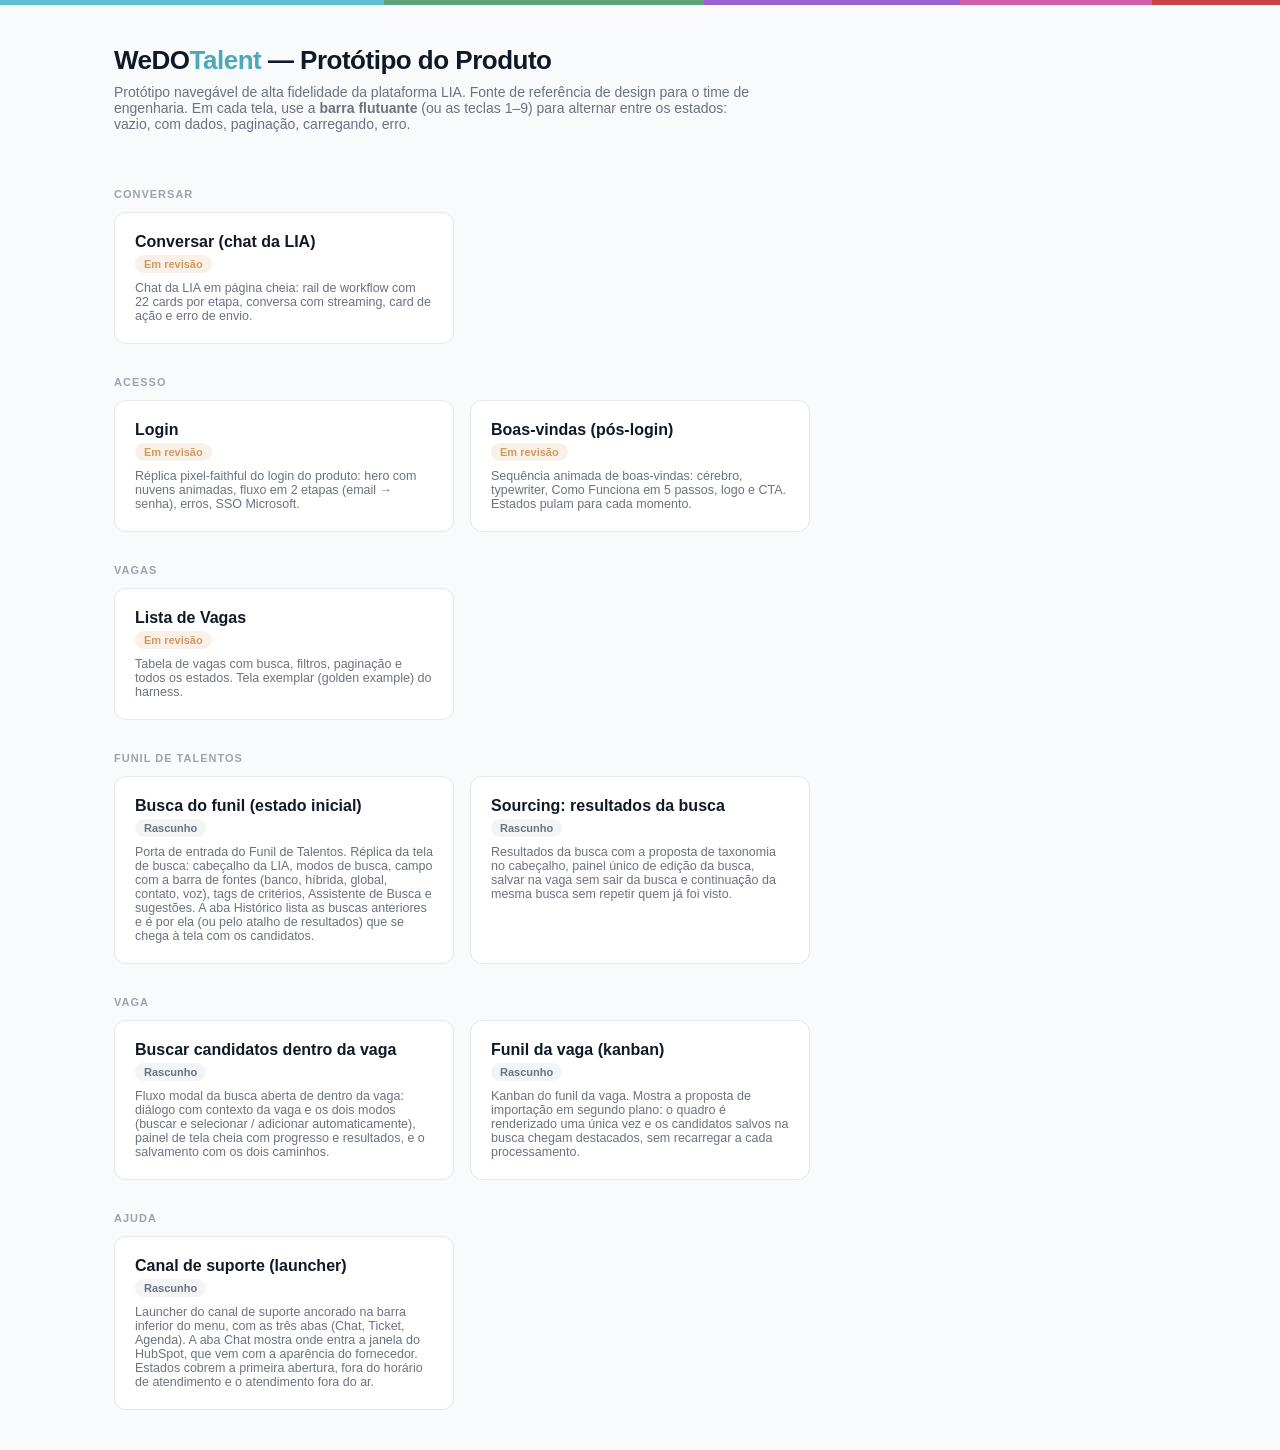
<file: index.html>
<!DOCTYPE html>
<html lang="pt-BR">
<head>
  <meta charset="utf-8">
  <meta name="viewport" content="width=device-width, initial-scale=1">
  <title>Protótipo WeDOTalent — Galeria de Telas</title>
  <link rel="stylesheet" href="styles/tokens.css">
  <link rel="stylesheet" href="styles/base.css">
  <style>
    .hero { padding: var(--space-10) 0 var(--space-6); }
    .hero h1 { font-size: var(--text-2xl); letter-spacing: -0.5px; }
    .hero p { color: var(--text-secondary); margin-top: var(--space-2); max-width: 640px; }
    .grid { display: grid; grid-template-columns: repeat(auto-fill, minmax(280px, 1fr)); gap: var(--space-4); }
    .screen-card { display: block; padding: var(--space-5); transition: box-shadow .15s; }
    .screen-card:hover { box-shadow: var(--shadow-md); }
    .screen-card h3 { font-size: var(--text-lg); margin-bottom: var(--space-1); }
    .screen-card p { font-size: var(--text-sm); color: var(--text-secondary); margin-top: var(--space-2); }
    .area-title { font-size: var(--text-xs); font-weight: 700; text-transform: uppercase; letter-spacing: 1px; color: var(--text-tertiary); margin: var(--space-8) 0 var(--space-3); }
    .wrap { max-width: 1100px; margin: 0 auto; padding: 0 var(--space-6) var(--space-10); }
    .topline { height: 5px; background: linear-gradient(90deg, var(--wedo-cyan) 0 30%, var(--wedo-green) 0 55%, var(--wedo-purple) 0 75%, var(--wedo-magenta) 0 90%, var(--lia-coral) 0 100%); }
  </style>
</head>
<body>
  <div class="topline"></div>
  <div class="wrap">
    <div class="hero">
      <h1>WeDO<span style="color:var(--wedo-cyan-dark)">Talent</span> — Protótipo do Produto</h1>
      <p>Protótipo navegável de alta fidelidade da plataforma LIA. Fonte de referência de design para o time de engenharia.
         Em cada tela, use a <b>barra flutuante</b> (ou as teclas 1–9) para alternar entre os estados: vazio, com dados, paginação, carregando, erro.</p>
    </div>
    <div id="galeria"></div>
  </div>

  <script src="screens.js"></script>
  <script>
    const badge = {
      "rascunho": ["badge-gray", "Rascunho"],
      "em-revisao": ["badge-orange", "Em revisão"],
      "aprovado": ["badge-green", "Aprovado"],
    };
    document.getElementById("galeria").innerHTML = window.SCREENS.map(grp => `
      <div class="area-title">${grp.area}</div>
      <div class="grid">${grp.items.map(s => {
        const [cls, label] = badge[s.status] || badge["rascunho"];
        return `<a class="card screen-card" href="${s.arquivo}">
          <h3>${s.titulo}</h3>
          <span class="badge ${cls}">${label}</span>
          <p>${s.descricao || ""}</p></a>`;
      }).join("")}</div>`).join("");
  </script>
</body>
</html>
</file>
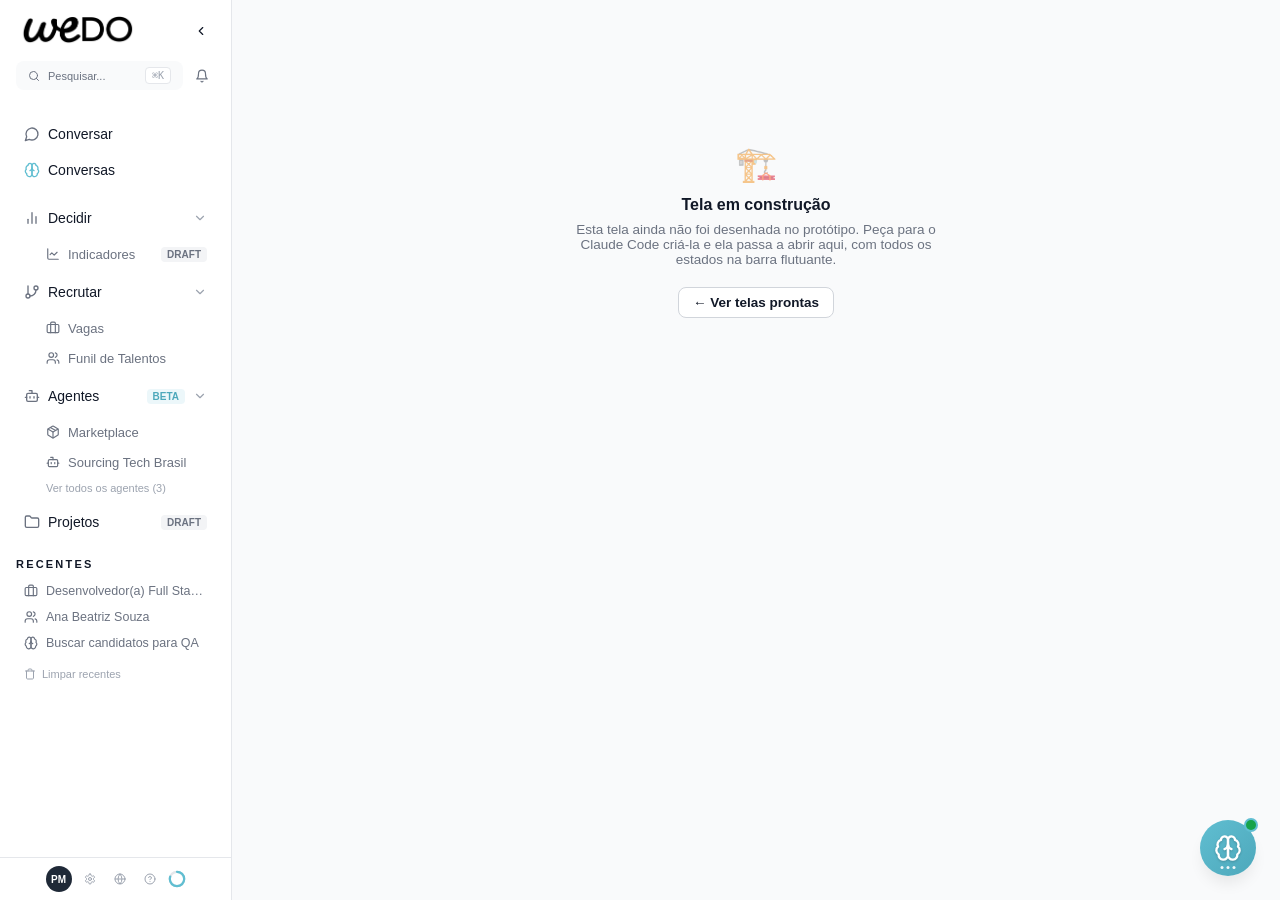
<file: telas/_em-construcao.html>
<!DOCTYPE html>
<!-- Placeholder navegável: destino dos links de menu cujas telas ainda
     não foram desenhadas. Lê ?titulo= da URL. Mantém o menu real vivo. -->
<html lang="pt-BR">
<head>
  <meta charset="utf-8">
  <meta name="viewport" content="width=device-width, initial-scale=1">
  <title>Em construção — Protótipo WeDOTalent</title>
  <link rel="stylesheet" href="../styles/tokens.css">
  <link rel="stylesheet" href="../styles/base.css">
</head>
<body>
  <div id="shell" data-nav=""></div>
  <div id="tela">
    <div class="empty-state" style="padding-top: 120px">
      <div class="ico">🏗️</div>
      <h3 id="titulo">Tela em construção</h3>
      <p>Esta tela ainda não foi desenhada no protótipo. Peça para o Claude Code criá-la
         e ela passa a abrir aqui, com todos os estados na barra flutuante.</p>
      <a class="btn btn-secondary" href="../index.html">← Ver telas prontas</a>
    </div>
  </div>
  <script src="../screens.js"></script>
  <script src="../scripts/shell.js"></script>
  <script src="../scripts/conversas.js"></script>
  <script src="../scripts/lia.js"></script>
  <script>
    const titulo = new URL(location.href).searchParams.get("titulo");
    if (titulo) {
      document.getElementById("titulo").textContent = titulo + " — em construção";
      document.title = titulo + " (em construção) — Protótipo WeDOTalent";
      document.getElementById("shell")?.setAttribute("data-nav", titulo);
    }
    Lia.mount({});
  </script>
</body>
</html>
</file>
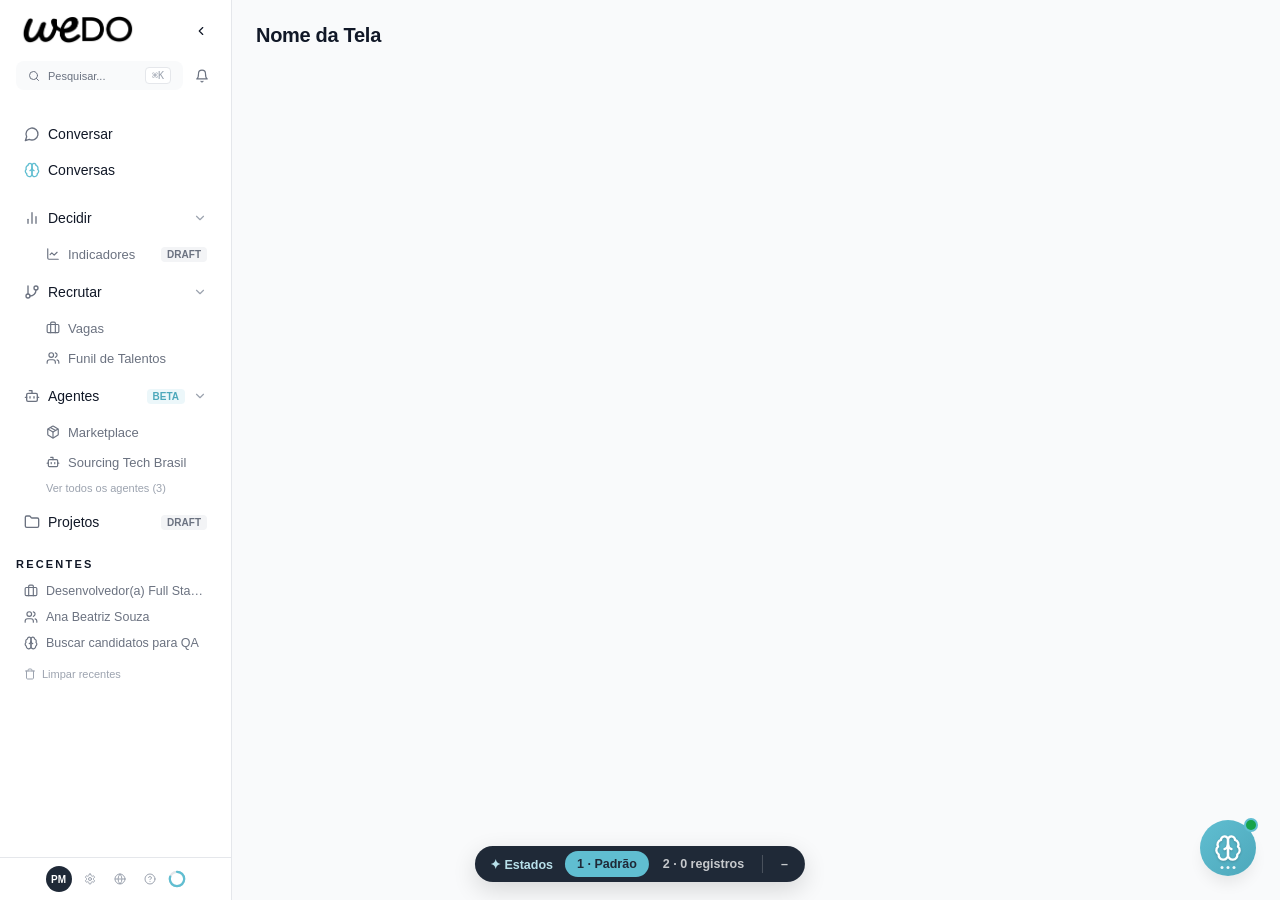
<file: telas/_template.html>
<!DOCTYPE html>
<!-- =========================================================
  TEMPLATE DE TELA — copie este arquivo para telas/<area>/<nome>.html
  Passos (detalhe no CLAUDE.md):
    1. Copiar para a pasta da área, em kebab-case.
    2. Trocar <title>, data-titulo e data-screen-id.
    3. Montar o conteúdo dentro de <div id="tela"> usando os
       componentes do base.css (nunca CSS com cor hex local).
    4. Registrar TODOS os estados obrigatórios em Proto.states().
    5. Registrar a tela no screens.js.
  ATENÇÃO: os caminhos abaixo assumem telas/<area>/ (2 níveis).
========================================================= -->
<html lang="pt-BR">
<head>
  <meta charset="utf-8">
  <meta name="viewport" content="width=device-width, initial-scale=1">
  <title>Nome da Tela — Protótipo WeDOTalent</title>
  <link rel="stylesheet" href="../../styles/tokens.css">
  <link rel="stylesheet" href="../../styles/base.css">
</head>
<body>
  <!-- data-nav = label do item do menu do produto que fica ativo nesta tela -->
  <div id="shell" data-nav="Nome no Menu"></div>

  <div id="tela">
    <div class="page-head"><h1>Nome da Tela</h1><div class="spacer"></div></div>
    <!-- Conteúdo da tela aqui (componentes do base.css) -->
  </div>

  <script src="../../screens.js"></script>
  <script src="../../scripts/shell.js"></script>
  <script src="../../scripts/conversas.js"></script>
  <script src="../../scripts/mock.js"></script>
  <script src="../../scripts/proto.js"></script>
  <script src="../../scripts/lia.js"></script>
  <script>
    // LIA sempre presente nas telas logadas; roteiro contextual da tela:
    Lia.mount({ roteiro: [
      { de: "user", texto: "Pergunta típica do recrutador nesta tela" },
      { de: "lia", texto: "Resposta da LIA com ação contextual.", digitando: 1400 },
    ]});
    const m = Mock.seed(1); // seed fixa por tela — dados estáveis

    function renderPadrao() { /* ... */ }
    function renderVazio() { /* ... */ }

    Proto.states([
      { id: "padrao", label: "Padrão", render: renderPadrao },
      { id: "vazio", label: "0 registros", render: renderVazio },
      // ...demais estados obrigatórios do padrão da tela (docs/PATTERNS.md)
    ]);
  </script>
</body>
</html>
</file>
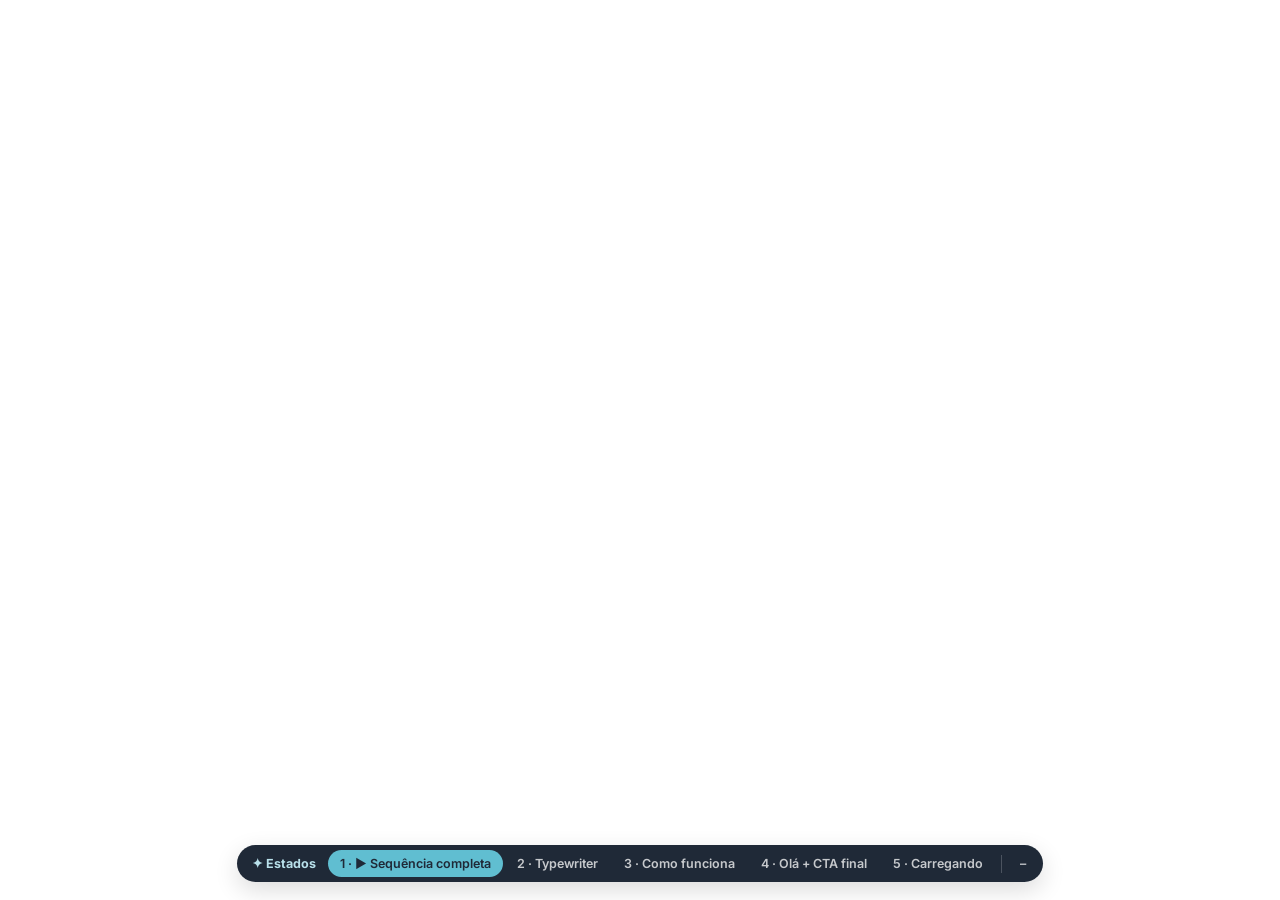
<file: telas/acesso/boas-vindas.html>
<!DOCTYPE html>
<!-- =========================================================
  Boas-vindas (pós-login) — réplica pixel-faithful
  Fonte: src/app/[locale]/login/welcome/_components/WelcomeSteps.tsx
  Sequência animada: intro escura c/ cérebro → íris → cérebro pulsa →
  typewriter → "Como funciona" (5 passos) → tagline → logo → Olá + CTA.
  Estados da barra permitem pular para cada momento ou re-assistir tudo.
========================================================= -->
<html lang="pt-BR">
<head>
  <meta charset="utf-8">
  <meta name="viewport" content="width=device-width, initial-scale=1">
  <title>Boas-vindas — Protótipo WeDOTalent</title>
  <link rel="preconnect" href="https://fonts.googleapis.com">
  <link rel="preconnect" href="https://fonts.gstatic.com" crossorigin>
  <link href="https://fonts.googleapis.com/css2?family=Inter:wght@300;400;500;600;700&family=Source+Serif+4:wght@700&display=swap" rel="stylesheet">
  <link rel="stylesheet" href="../../styles/tokens.css">
  <style>
    * { margin: 0; padding: 0; box-sizing: border-box; }
    body { font-family: Inter, var(--font-sans); color: var(--text-primary); background: var(--bg-primary);
      -webkit-font-smoothing: antialiased; min-height: 100vh; overflow: hidden; }

    .stage { min-height: 100vh; display: flex; align-items: center; justify-content: center; }
    .inner { width: 100%; max-width: 768px; padding: 0 32px; display: flex; flex-direction: column; align-items: center; }

    /* ---------- Intro escura + íris ---------- */
    .intro { position: fixed; inset: 0; background: var(--text-primary); display: flex; align-items: center;
      justify-content: center; z-index: 50; }
    .intro.iris { opacity: 0; transform: scale(0); border-radius: 50%;
      transition: opacity .8s ease-in-out, transform .8s ease-in-out, border-radius .8s ease-in-out; }
    .intro svg { width: 96px; height: 96px; color: #FFFFFF; }

    /* ---------- Cérebro + typewriter ---------- */
    .brain-row { display: flex; align-items: center; gap: 24px; transition: opacity .5s ease-out, transform .5s ease-out; }
    .brain-row.moved { transform: translateX(-100px); }
    .brain-row.small { transform: scale(.5); }
    .brain-row.hidden-out { opacity: 0; }
    .brain-ico { color: var(--wedo-cyan); }
    .brain-ico svg { width: 80px; height: 80px; }
    .brain-ico.pulse { animation: brain-pulse .4s ease-in-out 3; }
    @keyframes brain-pulse { 0%, 100% { transform: scale(1); opacity: 1; } 50% { transform: scale(1.2); opacity: .7; } }
    .typed { display: flex; flex-direction: column; gap: 8px; }
    .typed .l1 { font-size: 24px; font-weight: 300; }
    .typed .l2 { font-size: 18px; color: var(--text-secondary); }
    .caret { animation: blink 1s step-end infinite; }
    @keyframes blink { 50% { opacity: 0; } }

    /* ---------- Como funciona ---------- */
    .flow { width: 100%; max-width: 672px; transition: opacity .6s ease-out; }
    .flow.hidden-out { opacity: 0; }
    .flow-head { text-align: center; margin-bottom: 40px; }
    .flow-head .kicker { font-size: 14px; font-weight: 500; color: var(--text-secondary);
      text-transform: uppercase; letter-spacing: .18em; margin-bottom: 12px; }
    .flow-head h2 { font-size: 30px; font-weight: 300; }
    .step { display: flex; align-items: flex-start; gap: 20px; margin-bottom: 32px;
      opacity: 0; transform: translateY(20px); transition: opacity .4s ease-out, transform .4s ease-out; }
    .step:last-of-type { margin-bottom: 0; }
    .step.on { opacity: 1; transform: translateY(0); }
    .step .col-ico { display: flex; flex-direction: column; align-items: center; }
    .step .circle { width: 48px; height: 48px; border-radius: 50%; background: rgb(96 190 209 / .1);
      border: 1px solid rgb(96 190 209 / .3); display: flex; align-items: center; justify-content: center; flex: none; }
    .step .circle svg { width: 20px; height: 20px; color: var(--wedo-cyan); }
    .step .line { width: 1px; height: 32px; background: rgb(96 190 209 / .2); margin-top: 8px;
      transform-origin: top; transform: scaleY(0); }
    .step.on .line { animation: line-grow .3s ease-out forwards; }
    @keyframes line-grow { to { transform: scaleY(1); } }
    .step .body { padding-top: 8px; }
    .step .head { display: flex; align-items: baseline; gap: 12px; margin-bottom: 4px; }
    .step .num { font-size: 12px; font-family: var(--font-mono); color: rgb(96 190 209 / .6); }
    .step h3 { font-size: 18px; font-weight: 600; }
    .step p { font-size: 14px; color: var(--text-secondary); line-height: 1.62; margin-left: 32px; }
    .tagline { text-align: center; margin-top: 40px; font-size: 20px; font-weight: 300; line-height: 1.62;
      opacity: 0; transform: translateY(16px); transition: opacity .5s ease-out, transform .5s ease-out; }
    .tagline.on { opacity: 1; transform: translateY(0); }
    .tagline b { font-family: "Source Serif 4", Georgia, serif; font-weight: 700; }

    /* ---------- Final: logo + Olá + CTA ---------- */
    .final { display: flex; flex-direction: column; align-items: center; gap: 32px; text-align: center; }
    .final img { width: 180px; height: auto; }
    .final .greet { display: flex; flex-direction: column; align-items: center; gap: 16px; }
    .final h1 { font-size: 30px; font-weight: 400; }
    .final h1 span { color: var(--text-secondary); font-weight: 600; }
    .final .p1 { font-size: 18px; max-width: 576px; line-height: 1.62; }
    .final .p2 { font-size: 16px; color: var(--text-secondary); max-width: 576px; line-height: 1.62; }
    .final .go { display: flex; flex-direction: column; align-items: center; gap: 20px; }
    .final .go .ask { font-size: 18px; font-weight: 500; }
    .btn-start { background: var(--text-primary); color: #FFFFFF; border: none; border-radius: 6px;
      padding: 16px 32px; font-size: 18px; font-weight: 500; font-family: inherit; cursor: pointer; transition: opacity .3s; }
    .btn-start:hover { opacity: .92; }
    .dont-show { display: flex; align-items: center; gap: 8px; cursor: pointer; margin-top: 8px; }
    .dont-show .box { width: 16px; height: 16px; border-radius: 6px; border: 2px solid var(--border-medium);
      display: flex; align-items: center; justify-content: center; transition: background .2s, border-color .2s; }
    .dont-show.checked .box { background: var(--text-primary); border-color: var(--text-primary); }
    .dont-show .box svg { width: 10px; height: 10px; color: #FFF; display: none; }
    .dont-show.checked .box svg { display: block; }
    .dont-show span { font-size: 14px; color: var(--text-secondary); transition: color .2s; }
    .dont-show:hover span, .dont-show.checked span { color: var(--text-primary); }

    .fade-in { animation: fade-in .4s ease-out; }
    @keyframes fade-in { from { opacity: 0; transform: translateY(16px); } to { opacity: 1; transform: none; } }
    .zoom-in { animation: zoom-in 1s ease-out; }
    @keyframes zoom-in { from { opacity: 0; transform: scale(.5); } to { opacity: 1; transform: scale(1); } }

    /* Carregando (bootstrap) */
    .boot { position: fixed; inset: 0; background: var(--bg-primary); display: flex; align-items: center;
      justify-content: center; z-index: 60; }
    .spin { animation: spin 1s linear infinite; }
    @keyframes spin { to { transform: rotate(360deg); } }

    @media (prefers-reduced-motion: reduce) {
      .brain-ico.pulse, .caret, .fade-in, .zoom-in, .spin { animation: none !important; }
    }

    /* barra do proto */
    .proto-bar { position: fixed; bottom: 18px; left: 50%; transform: translateX(-50%); background: var(--bg-inverse);
      color: #fff; border-radius: 999px; box-shadow: 0 8px 24px rgb(0 0 0 / .14); display: flex; align-items: center;
      gap: 2px; padding: 5px; z-index: 200; font-size: 12.5px; max-width: calc(100vw - 32px); overflow-x: auto; scrollbar-width: none; }
    .proto-bar::-webkit-scrollbar { display: none; }
    .proto-bar .pb-label { padding: 0 10px; font-weight: 700; color: var(--wedo-cyan-light); white-space: nowrap; }
    .proto-bar button { background: transparent; border: none; color: rgb(255 255 255 / .75); padding: 6px 12px;
      border-radius: 999px; font-size: 12.5px; font-weight: 600; white-space: nowrap; cursor: pointer; font-family: inherit; }
    .proto-bar button:hover { background: rgb(255 255 255 / .12); color: #fff; }
    .proto-bar button.active { background: var(--wedo-cyan); color: var(--bg-inverse); }
    .proto-bar .pb-sep { width: 1px; height: 18px; background: rgb(255 255 255 / .2); margin: 0 4px; flex: none; }
    .proto-bar.collapsed button:not(.pb-toggle), .proto-bar.collapsed .pb-label, .proto-bar.collapsed .pb-sep { display: none; }
  </style>
</head>
<body>
  <div class="stage"><div class="inner" id="inner"></div></div>
  <div class="intro" id="intro" style="display:none"></div>
  <div class="boot" id="boot" style="display:none">
    <svg class="spin" width="32" height="32" viewBox="0 0 24 24" fill="none" stroke="currentColor" stroke-width="2" stroke-linecap="round" style="color:var(--text-secondary)"><path d="M21 12a9 9 0 1 1-6.219-8.56"/></svg>
  </div>

  <script src="../../scripts/proto.js"></script>
  <script>
    /* ---------- Ícones (lucide) ---------- */
    const icoBrain = '<svg viewBox="0 0 24 24" fill="none" stroke="currentColor" stroke-width="2" stroke-linecap="round" stroke-linejoin="round"><path d="M12 5a3 3 0 1 0-5.997.125 4 4 0 0 0-2.526 5.77 4 4 0 0 0 .556 6.588A4 4 0 1 0 12 18Z"/><path d="M12 5a3 3 0 1 1 5.997.125 4 4 0 0 1 2.526 5.77 4 4 0 0 1-.556 6.588A4 4 0 1 1 12 18Z"/><path d="M15 13a4.5 4.5 0 0 1-3-4 4.5 4.5 0 0 1-3 4"/><path d="M17.599 6.5a3 3 0 0 0 .399-1.375"/><path d="M6.003 5.125A3 3 0 0 0 6.401 6.5"/><path d="M3.477 10.896a4 4 0 0 1 .585-.396"/><path d="M19.938 10.5a4 4 0 0 1 .585.396"/><path d="M6 18a4 4 0 0 1-1.967-.516"/><path d="M19.967 17.484A4 4 0 0 1 18 18"/></svg>';
    const icoBriefcase = '<svg viewBox="0 0 24 24" fill="none" stroke="currentColor" stroke-width="2" stroke-linecap="round" stroke-linejoin="round"><path d="M16 20V4a2 2 0 0 0-2-2h-4a2 2 0 0 0-2 2v16"/><rect width="20" height="14" x="2" y="6" rx="2"/></svg>';
    const icoFile = '<svg viewBox="0 0 24 24" fill="none" stroke="currentColor" stroke-width="2" stroke-linecap="round" stroke-linejoin="round"><path d="M15 2H6a2 2 0 0 0-2 2v16a2 2 0 0 0 2 2h12a2 2 0 0 0 2-2V7Z"/><path d="M14 2v4a2 2 0 0 0 2 2h4"/><path d="M10 9H8"/><path d="M16 13H8"/><path d="M16 17H8"/></svg>';
    const icoGlobe = '<svg viewBox="0 0 24 24" fill="none" stroke="currentColor" stroke-width="2" stroke-linecap="round" stroke-linejoin="round"><circle cx="12" cy="12" r="10"/><path d="M12 2a14.5 14.5 0 0 0 0 20 14.5 14.5 0 0 0 0-20"/><path d="M2 12h20"/></svg>';
    const icoMsg = '<svg viewBox="0 0 24 24" fill="none" stroke="currentColor" stroke-width="2" stroke-linecap="round" stroke-linejoin="round"><path d="M21 15a2 2 0 0 1-2 2H7l-4 4V5a2 2 0 0 1 2-2h14a2 2 0 0 1 2 2z"/></svg>';
    const icoCal = '<svg viewBox="0 0 24 24" fill="none" stroke="currentColor" stroke-width="2" stroke-linecap="round" stroke-linejoin="round"><path d="M8 2v4"/><path d="M16 2v4"/><rect width="18" height="18" x="3" y="4" rx="2"/><path d="M3 10h18"/><path d="m9 16 2 2 4-4"/></svg>';

    const FLOW = [
      [icoBriefcase, "01", "Abra uma vaga", "Descreva o perfil ideal e os requisitos da posição."],
      [icoFile, "02", "Crie seu roteiro de triagem", "Defina as perguntas e critérios de avaliação."],
      [icoGlobe, "03", "A IA busca candidatos", "Busca local e global por talentos compatíveis."],
      [icoMsg, "04", "Dispare as triagens", "A IA conversa com centenas de candidatos em horas."],
      [icoCal, "05", "Entrevistas agendadas", "Aguarde a IA agendar entrevistas para você."],
    ];
    const TEXT1 = "Tudo pronto por aqui.";
    const TEXT2 = "A partir de agora, vamos trabalhar juntos.";
    const USER = "Paulo";

    const inner = document.getElementById("inner");
    const intro = document.getElementById("intro");
    const boot = document.getElementById("boot");
    let timers = [];
    const later = (fn, ms) => timers.push(setTimeout(fn, ms));
    function reset() {
      timers.forEach(clearTimeout); timers = [];
      inner.innerHTML = ""; intro.style.display = "none"; intro.classList.remove("iris");
      intro.innerHTML = icoBrain; boot.style.display = "none";
    }

    /* ---------- Blocos ---------- */
    function brainRow({ moved = false, small = false, pulse = false, typed = null } = {}) {
      inner.innerHTML = `<div class="brain-row ${moved ? "moved" : ""} ${small ? "small" : ""}" id="brow">
        <div class="brain-ico ${pulse ? "pulse" : ""}" style="width:80px;height:80px">${icoBrain}</div>
        ${typed !== null ? `<div class="typed"><p class="l1" id="t1"></p><p class="l2" id="t2"></p></div>` : ""}
      </div>`;
    }

    function flowBlock({ steps = 5, tagline = false, animate = false } = {}) {
      inner.innerHTML = `<div class="flow" id="flow">
        <div class="flow-head fade-in"><p class="kicker">Como funciona</p><h2>Simples assim.</h2></div>
        <div>${FLOW.map(([ico, num, titulo, desc], i) => `
          <div class="step ${!animate && i < steps ? "on" : ""}" data-i="${i}">
            <div class="col-ico"><div class="circle">${ico}</div>${i < FLOW.length - 1 ? '<div class="line"></div>' : ""}</div>
            <div class="body"><div class="head"><span class="num">${num}</span><h3>${titulo}</h3></div><p>${desc}</p></div>
          </div>`).join("")}</div>
        <p class="tagline ${tagline && !animate ? "on" : ""}" id="tagline">Recrutamento humano, impulsionado pela <b>WeDoTalent</b>.</p>
      </div>`;
    }

    function finalBlock({ complete = true, zoom = false } = {}) {
      inner.innerHTML = `<div class="final ${zoom ? "zoom-in" : "fade-in"}">
        <img src="../../assets/logos/wedo-logo.png" alt="WeDo Talent">
        <div class="greet fade-in">
          <h1>Olá, <span>${USER}</span></h1>
          <p class="p1">Bem-vindo(a) à nova era do recrutamento inteligente e automatizado.</p>
          <p class="p2">A WeDOTalent vai te dar superpoderes para otimizar seu trabalho de recrutador(a).</p>
        </div>
        ${complete ? `<div class="go fade-in">
          <p class="ask">Vamos começar?</p>
          <button class="btn-start" onclick="location.href='../vagas/lista-de-vagas.html'">Clique aqui para começar →</button>
          <label class="dont-show" id="dontshow">
            <span class="box"><svg viewBox="0 0 24 24" fill="none" stroke="currentColor" stroke-width="3" stroke-linecap="round" stroke-linejoin="round"><path d="M5 13l4 4L19 7"/></svg></span>
            <span>Não mostrar novamente</span>
          </label></div>` : ""}
      </div>`;
      const ds = document.getElementById("dontshow");
      if (ds) ds.addEventListener("click", () => ds.classList.toggle("checked"));
    }

    function typewriter(onDone) {
      const t1 = document.getElementById("t1"), t2 = document.getElementById("t2");
      let line = 1, i = 0;
      const iv = setInterval(() => {
        if (line === 1) {
          t1.innerHTML = TEXT1.slice(0, ++i) + (i < TEXT1.length ? '<span class="caret">|</span>' : "");
          if (i >= TEXT1.length) { line = 2; i = 0; }
        } else {
          t2.innerHTML = TEXT2.slice(0, ++i) + (i < TEXT2.length ? '<span class="caret">|</span>' : "");
          if (i >= TEXT2.length) { clearInterval(iv); later(onDone, 1500); }
        }
      }, 50);
      timers.push(iv);
    }

    /* ---------- Sequência completa (fiel aos timings do WelcomeSteps) ---------- */
    function playAll() {
      reset();
      later(() => { intro.style.display = "flex"; }, 200);
      later(() => intro.classList.add("iris"), 800);
      later(() => { intro.style.display = "none"; brainRow({ small: true }); }, 1800);
      later(() => brainRow({ pulse: true }), 2200);
      later(() => brainRow({ moved: true, typed: true }), 3900);
      later(() => typewriter(() => {
        document.getElementById("brow").classList.add("hidden-out");
        later(() => {
          flowBlock({ steps: 0, animate: true });
          let s = 0;
          const iv = setInterval(() => {
            document.querySelector(`.step[data-i="${s}"]`).classList.add("on");
            if (++s >= FLOW.length) {
              clearInterval(iv);
              later(() => document.getElementById("tagline").classList.add("on"), 800);
              later(() => document.getElementById("flow").classList.add("hidden-out"), 3800);
              later(() => finalBlock({ complete: false, zoom: true }), 4600);
              later(() => finalBlock({ complete: true }), 6400);
            }
          }, 500);
          timers.push(iv);
        }, 1800);
      }), 4500);
    }

    Proto.states([
      { id: "animacao", label: "▶ Sequência completa", render: playAll },
      { id: "digitando", label: "Typewriter", render: () => { reset(); brainRow({ moved: true, typed: true }); typewriter(() => {}); } },
      { id: "como-funciona", label: "Como funciona", render: () => { reset(); flowBlock({ steps: 5, tagline: true }); } },
      { id: "boas-vindas", label: "Olá + CTA final", render: () => { reset(); finalBlock({ complete: true }); } },
      { id: "carregando", label: "Carregando", render: () => { reset(); boot.style.display = "flex"; } },
    ]);
  </script>
</body>
</html>
</file>
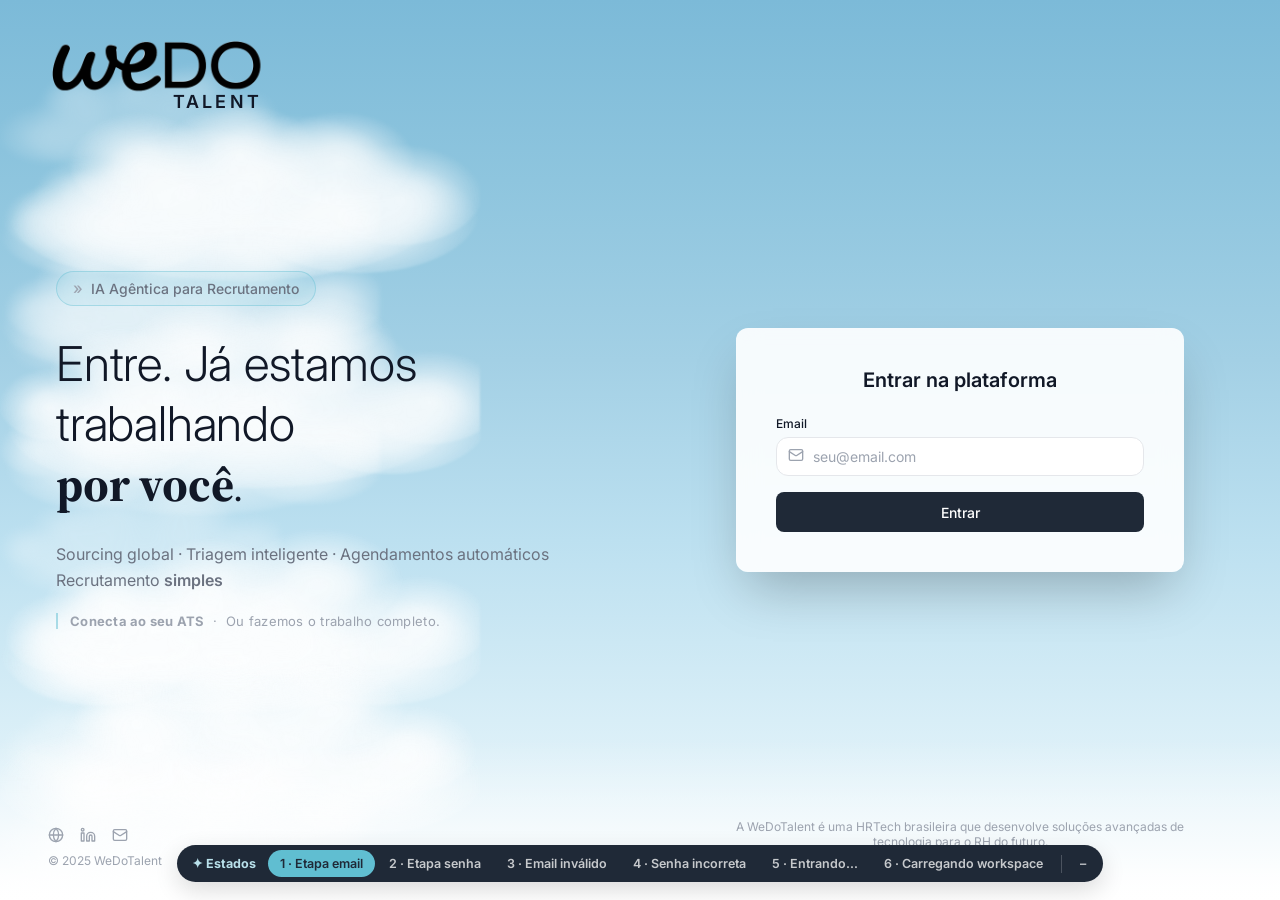
<file: telas/acesso/login.html>
<!DOCTYPE html>
<!-- =========================================================
  Login — réplica pixel-faithful de plataforma-lia
  Fonte: src/app/[locale]/login/LoginClient.tsx (main do prototype)
  + clouds-background.tsx + messages/pt-BR.json (namespace login)
  Tela PRÉ-AUTH: não usa o shell (sem sidebar); usa só tokens + proto.
========================================================= -->
<html lang="pt-BR">
<head>
  <meta charset="utf-8">
  <meta name="viewport" content="width=device-width, initial-scale=1">
  <title>Login — Protótipo WeDOTalent</title>
  <link rel="preconnect" href="https://fonts.googleapis.com">
  <link rel="preconnect" href="https://fonts.gstatic.com" crossorigin>
  <link href="https://fonts.googleapis.com/css2?family=Inter:wght@300;400;500;600;700&family=Source+Serif+4:wght@700&display=swap" rel="stylesheet">
  <link rel="stylesheet" href="../../styles/tokens.css">
  <style>
    /* Página pré-auth: layout próprio (fiel ao LoginClient.tsx), tokens da WeDO */
    * { margin: 0; padding: 0; box-sizing: border-box; }
    body { font-family: Inter, var(--font-sans); color: var(--text-primary); -webkit-font-smoothing: antialiased; }

    .page { min-height: 100vh; display: flex; position: relative; overflow: hidden; }

    /* ---------- Céu + nuvens (clouds-background.tsx) ---------- */
    .sky { position: absolute; inset: 0; overflow: hidden; pointer-events: none; }
    .sky .grad { position: absolute; inset: 0;
      background: linear-gradient(180deg, #7CBAD8 0%, #8EC5DE 20%, #A3D0E5 40%, #BCE0F0 60%, #D8EEF7 80%, #EDF7FB 95%, #FFFFFF 100%); }
    .sky .fade { position: absolute; left: 0; right: 0; bottom: 0; height: 160px;
      background: linear-gradient(to top, rgb(255 255 255 / .9), transparent); }
    .cloud { position: absolute; animation-iteration-count: infinite; animation-timing-function: linear; }
    .cloud svg { width: 100%; height: 100%; }
    .cloud.back  { width: 280px; height: 140px; opacity: .30; filter: blur(3px); }
    .cloud.mid   { width: 380px; height: 190px; opacity: .60; filter: blur(2px); }
    .cloud.front { width: 480px; height: 240px; opacity: .88; filter: blur(1px); }
    @keyframes drift-r { from { transform: translateX(-480px); } to { transform: translateX(calc(100vw + 480px)); } }
    @keyframes drift-l { from { transform: translateX(calc(100vw + 480px)); } to { transform: translateX(-480px); } }
    @media (prefers-reduced-motion: reduce) { .cloud { animation: none !important; left: 20vw; } }

    .half { position: relative; z-index: 10; width: 50%; display: flex; flex-direction: column; }

    /* ---------- Lado esquerdo (hero) ---------- */
    .brand { position: absolute; top: 40px; left: 38px; width: 230px; }
    .brand img { width: 230px; height: auto; display: block; }
    .brand .talent { display: block; text-align: right; font-weight: 600; text-transform: uppercase;
      letter-spacing: 0.18em; font-size: 18px; margin-top: -5px; padding-right: 6px; color: var(--text-primary); }
    .hero { flex: 1; display: flex; flex-direction: column; justify-content: center; padding: 0 40px 0 56px; }
    .tagline { display: inline-flex; align-items: center; gap: 8px; padding: 8px 16px; border-radius: 999px;
      border: 1px solid rgb(96 190 209 / .4); background: rgb(96 190 209 / .1);
      color: var(--text-secondary); font-size: 14px; font-weight: 500; width: fit-content; margin-bottom: 28px; }
    .tagline .mark { color: var(--text-tertiary); font-size: 16px; line-height: 1; }
    .hero h1 { font-size: 48px; font-weight: 300; line-height: 1.25; margin-bottom: 28px; color: var(--text-primary); letter-spacing: -0.2px; }
    .hero h1 b { font-family: "Source Serif 4", Georgia, serif; font-weight: 700; }
    .hero .sub { font-size: 16px; color: var(--text-secondary); line-height: 1.62; }
    .hero .sub .accent { font-weight: 600; }
    .hero .ats { margin-top: 20px; font-size: 13px; color: var(--text-tertiary); letter-spacing: 0.02em;
      border-left: 2px solid rgb(96 190 209 / .5); padding-left: 12px; }
    .hero .ats b { font-weight: 700; }
    .foot-left { position: absolute; bottom: 0; left: 0; padding: 0 48px 32px; }
    .foot-left .icons { display: flex; align-items: center; gap: 16px; margin-bottom: 6px; }
    .foot-left a { color: var(--text-tertiary); transition: color .15s; }
    .foot-left a:hover { color: var(--text-secondary); }
    .foot-left p { font-size: 12px; color: var(--text-tertiary); }

    /* ---------- Lado direito (card) ---------- */
    .right { width: 50%; }
    .card-area { flex: 1; display: flex; align-items: center; justify-content: center; padding: 48px; }
    .login-card { width: 100%; max-width: 448px; background: rgb(255 255 255 / .9); backdrop-filter: blur(12px);
      border-radius: 12px; box-shadow: 0 25px 50px -12px rgb(0 0 0 / 0.25); padding: 40px; }
    .login-card h2 { font-size: 20px; font-weight: 600; text-align: center; margin-bottom: 24px; }

    .error-box { margin-bottom: 16px; padding: 12px; background: #FEF2F2; border: 1px solid #FEE2E2;
      border-radius: 12px; display: flex; align-items: flex-start; gap: 8px; }
    .error-box svg { color: #EF4444; flex: none; margin-top: 2px; }
    .error-box p { font-size: 12px; color: #DC2626; }

    .fields { display: flex; flex-direction: column; gap: 16px; }
    .f-label { display: block; font-size: 12px; font-weight: 500; color: var(--text-primary); margin-bottom: 6px; }
    .f-wrap { position: relative; }
    .f-wrap .ico-l { position: absolute; left: 12px; top: 50%; transform: translateY(-50%); color: var(--text-tertiary); }
    .f-wrap .ico-r { position: absolute; right: 12px; top: 50%; transform: translateY(-50%); color: var(--text-tertiary);
      background: none; border: none; cursor: pointer; display: flex; }
    .f-wrap .ico-r:hover { color: var(--text-secondary); }
    .f-input { width: 100%; padding: 10px 12px 10px 36px; font-size: 14px; font-family: inherit;
      border: 1px solid var(--border-subtle); border-radius: 12px; background: #FFFFFF; color: var(--text-primary); }
    .f-input::placeholder { color: var(--text-tertiary); }
    .f-input:focus { outline: none; box-shadow: 0 0 0 2px rgb(17 24 39 / .2); border-color: var(--border-medium); }
    .f-input[type="password"] { padding-right: 40px; }

    .btn-main { width: 100%; height: 40px; background: var(--bg-inverse); color: #FFFFFF; border: none;
      border-radius: 8px; font-size: 14px; font-weight: 500; font-family: inherit; cursor: pointer;
      display: flex; align-items: center; justify-content: center; gap: 8px; transition: opacity .15s; }
    .btn-main:hover { opacity: .92; }
    .btn-main[disabled] { opacity: .6; cursor: default; }

    .email-chip { display: flex; align-items: center; justify-content: space-between; padding: 10px 12px;
      background: var(--bg-secondary); border: 1px solid var(--border-subtle); border-radius: 12px; }
    .email-chip .mail { display: flex; align-items: center; gap: 8px; min-width: 0; color: var(--text-secondary); font-size: 14px; }
    .email-chip .mail svg { color: var(--text-tertiary); flex: none; }
    .email-chip .mail span { overflow: hidden; text-overflow: ellipsis; white-space: nowrap; }
    .email-chip .alterar { display: flex; align-items: center; gap: 4px; font-size: 12px; color: var(--text-tertiary);
      background: none; border: none; cursor: pointer; margin-left: 8px; flex: none; font-family: inherit; }
    .email-chip .alterar:hover { color: var(--text-primary); }

    .row-opts { display: flex; align-items: center; justify-content: space-between; font-size: 12px; }
    .row-opts label { display: flex; align-items: center; gap: 8px; cursor: pointer; color: var(--text-secondary); }
    .row-opts a { color: var(--text-secondary); font-weight: 500; text-decoration: none; transition: color .15s; }
    .row-opts a:hover { color: var(--wedo-cyan); }

    .divider { position: relative; padding-top: 4px; text-align: center; }
    .divider::before { content: ""; position: absolute; left: 0; right: 0; top: 50%; border-top: 1px solid var(--border-subtle); }
    .divider span { position: relative; padding: 0 12px; background: #FFFFFF; font-size: 12px; color: var(--text-tertiary); }

    .btn-ms { width: 100%; height: 40px; display: flex; align-items: center; justify-content: flex-start; gap: 12px;
      background: #FFFFFF; border: 1px solid var(--border-subtle); border-radius: 8px; padding: 0 16px;
      font-size: 14px; font-weight: 400; font-family: inherit; color: var(--text-primary); cursor: pointer; }
    .btn-ms:hover { background: var(--bg-secondary); }

    .foot-right { position: absolute; bottom: 0; left: 0; right: 0; padding: 0 48px 32px;
      display: flex; flex-direction: column; align-items: center; gap: 4px; text-align: center; }
    .foot-right p { font-size: 12px; color: var(--text-tertiary); max-width: 448px; }

    /* ---------- Carregando (bootstrap de auth) ---------- */
    .boot { position: fixed; inset: 0; background: var(--bg-secondary); display: flex;
      align-items: center; justify-content: center; z-index: 50; }
    .spin { animation: spin 1s linear infinite; }
    @keyframes spin { to { transform: rotate(360deg); } }

    @media (max-width: 1023px) {
      .half.left { display: none; }
      .right { width: 100%; }
      .card-area { padding: 24px; }
      .login-card { padding: 32px; }
      .brand-mobile { display: flex !important; }
    }

    /* barra do proto (tokens do produto, mesma do base.css) */
    .proto-bar { position: fixed; bottom: 18px; left: 50%; transform: translateX(-50%); background: var(--bg-inverse);
      color: #fff; border-radius: 999px; box-shadow: 0 8px 24px rgb(0 0 0 / .14); display: flex; align-items: center;
      gap: 2px; padding: 5px; z-index: 200; font-size: 12.5px; max-width: calc(100vw - 32px); overflow-x: auto; scrollbar-width: none; }
    .proto-bar::-webkit-scrollbar { display: none; }
    .proto-bar .pb-label { padding: 0 10px; font-weight: 700; color: var(--wedo-cyan-light); white-space: nowrap; }
    .proto-bar button { background: transparent; border: none; color: rgb(255 255 255 / .75); padding: 6px 12px;
      border-radius: 999px; font-size: 12.5px; font-weight: 600; white-space: nowrap; cursor: pointer; font-family: inherit; }
    .proto-bar button:hover { background: rgb(255 255 255 / .12); color: #fff; }
    .proto-bar button.active { background: var(--wedo-cyan); color: var(--bg-inverse); }
    .proto-bar .pb-sep { width: 1px; height: 18px; background: rgb(255 255 255 / .2); margin: 0 4px; flex: none; }
    .proto-bar.collapsed button:not(.pb-toggle), .proto-bar.collapsed .pb-label, .proto-bar.collapsed .pb-sep { display: none; }
  </style>
</head>
<body>
  <div class="page">
    <div class="sky" aria-hidden="true">
      <div class="grad"></div>
      <div id="clouds"></div>
      <div class="fade"></div>
    </div>

    <!-- Lado esquerdo — hero -->
    <div class="half left">
      <div class="brand">
        <img src="../../assets/logos/wedo-logo-transparent.png" alt="WeDo Talent">
        <span class="talent">talent</span>
      </div>
      <div class="hero">
        <div><span class="tagline"><span class="mark">»</span>IA Agêntica para Recrutamento</span></div>
        <h1>Entre. Já estamos trabalhando<br><b>por você</b>.</h1>
        <p class="sub">Sourcing global · Triagem inteligente · Agendamentos automáticos<br>
          Recrutamento <span class="accent">simples</span></p>
        <p class="ats"><b>Conecta ao seu ATS</b>&nbsp;&nbsp;·&nbsp;&nbsp;Ou fazemos o trabalho completo.</p>
      </div>
      <div class="foot-left">
        <div class="icons">
          <a href="https://www.wedotalent.cc" target="_blank" rel="noopener" title="Website">
            <svg width="16" height="16" viewBox="0 0 24 24" fill="none" stroke="currentColor" stroke-width="2" stroke-linecap="round" stroke-linejoin="round"><circle cx="12" cy="12" r="10"/><path d="M12 2a14.5 14.5 0 0 0 0 20 14.5 14.5 0 0 0 0-20"/><path d="M2 12h20"/></svg></a>
          <a href="https://www.linkedin.com/company/wedotalent/" target="_blank" rel="noopener" title="LinkedIn">
            <svg width="16" height="16" viewBox="0 0 24 24" fill="none" stroke="currentColor" stroke-width="2" stroke-linecap="round" stroke-linejoin="round"><path d="M16 8a6 6 0 0 1 6 6v7h-4v-7a2 2 0 0 0-2-2 2 2 0 0 0-2 2v7h-4v-7a6 6 0 0 1 6-6z"/><rect width="4" height="12" x="2" y="9"/><circle cx="4" cy="4" r="2"/></svg></a>
          <a href="mailto:tech@wedotalent.cc" title="Email">
            <svg width="16" height="16" viewBox="0 0 24 24" fill="none" stroke="currentColor" stroke-width="2" stroke-linecap="round" stroke-linejoin="round"><rect x="2" y="4" width="20" height="16" rx="2"/><path d="m22 7-8.97 5.7a1.94 1.94 0 0 1-2.06 0L2 7"/></svg></a>
        </div>
        <p>© 2025 WeDoTalent</p>
      </div>
    </div>

    <!-- Lado direito — card de login -->
    <div class="half right">
      <div class="card-area">
        <div class="login-card">
          <h2>Entrar na plataforma</h2>
          <div id="form-area"></div>
        </div>
      </div>
      <div class="foot-right">
        <p>A WeDoTalent é uma HRTech brasileira que desenvolve soluções avançadas de tecnologia para o RH do futuro.</p>
        <p>© 2025 WeDoTalent. Todos os direitos reservados.</p>
      </div>
    </div>
  </div>

  <div class="boot" id="boot" style="display:none">
    <svg class="spin" width="32" height="32" viewBox="0 0 24 24" fill="none" stroke="currentColor" stroke-width="2" stroke-linecap="round" style="color:var(--text-secondary)"><path d="M21 12a9 9 0 1 1-6.219-8.56"/></svg>
  </div>

  <script src="../../scripts/proto.js"></script>
  <script>
    /* ---------- Nuvens (fiel ao clouds-background.tsx) ---------- */
    const VARIANTS = {
      A: [[120,68,100,36],[60,70,55,30],[180,68,60,32],[95,52,48,32],[148,48,52,34],[70,42,36,28],[120,36,40,26],[170,40,38,26],[200,58,42,28]],
      B: [[115,72,95,32],[50,72,50,28],[190,70,55,30],[80,55,50,34],[140,50,55,36],[105,38,38,27],[160,34,42,28],[55,46,34,24],[210,56,36,26],[30,62,28,22]],
      C: [[110,70,90,34],[45,68,48,28],[185,66,58,31],[75,48,46,32],[145,44,50,34],[115,34,36,25],[165,30,38,24],[68,37,32,22],[205,52,34,24]],
      D: [[125,66,105,38],[55,70,52,30],[195,68,50,29],[88,50,52,36],[155,46,56,37],[100,33,40,27],[155,30,44,28],[60,44,36,25],[215,56,38,26],[25,60,26,20]],
    };
    const CLOUDS = [
      ["back","C","5%",60,0,"r"],["back","A","28%",55,20,"l"],["back","D","52%",65,10,"r"],["back","B","74%",58,32,"l"],["back","C","88%",62,5,"r"],
      ["mid","B","12%",40,8,"r"],["mid","D","38%",44,25,"l"],["mid","A","60%",36,14,"r"],["mid","C","80%",42,3,"l"],["mid","B","22%",38,36,"r"],
      ["front","A","7%",28,6,"l"],["front","D","30%",24,18,"r"],["front","B","55%",30,0,"l"],["front","C","70%",26,12,"r"],["front","A","90%",32,22,"l"],
    ];
    document.getElementById("clouds").innerHTML = CLOUDS.map(([layer, v, top, dur, delay, dir], i) => {
      const gid = "cg" + i;
      const ellipses = VARIANTS[v].map(([cx, cy, rx, ry]) => `<ellipse cx="${cx}" cy="${cy}" rx="${rx}" ry="${ry}" fill="url(#${gid})"/>`).join("");
      return `<div class="cloud ${layer}" style="top:${top};animation-name:drift-${dir};animation-duration:${dur}s;animation-delay:-${delay}s">
        <svg viewBox="0 0 240 110"><defs><radialGradient id="${gid}" cx="50%" cy="60%" r="50%">
          <stop offset="0%" stop-color="white" stop-opacity=".95"/><stop offset="35%" stop-color="white" stop-opacity=".75"/>
          <stop offset="65%" stop-color="white" stop-opacity=".4"/><stop offset="100%" stop-color="white" stop-opacity="0"/>
        </radialGradient></defs>${ellipses}</svg></div>`;
    }).join("");

    /* ---------- Ícones ---------- */
    const icoMail = '<svg width="16" height="16" viewBox="0 0 24 24" fill="none" stroke="currentColor" stroke-width="2" stroke-linecap="round" stroke-linejoin="round"><rect x="2" y="4" width="20" height="16" rx="2"/><path d="m22 7-8.97 5.7a1.94 1.94 0 0 1-2.06 0L2 7"/></svg>';
    const icoLock = '<svg width="16" height="16" viewBox="0 0 24 24" fill="none" stroke="currentColor" stroke-width="2" stroke-linecap="round" stroke-linejoin="round"><rect width="18" height="11" x="3" y="11" rx="2" ry="2"/><path d="M7 11V7a5 5 0 0 1 10 0v4"/></svg>';
    const icoEye = '<svg width="16" height="16" viewBox="0 0 24 24" fill="none" stroke="currentColor" stroke-width="2" stroke-linecap="round" stroke-linejoin="round"><path d="M2 12s3-7 10-7 10 7 10 7-3 7-10 7-10-7-10-7Z"/><circle cx="12" cy="12" r="3"/></svg>';
    const icoPencil = '<svg width="12" height="12" viewBox="0 0 24 24" fill="none" stroke="currentColor" stroke-width="2" stroke-linecap="round" stroke-linejoin="round"><path d="M17 3a2.85 2.83 0 1 1 4 4L7.5 20.5 2 22l1.5-5.5Z"/></svg>';
    const icoAlert = '<svg width="16" height="16" viewBox="0 0 24 24" fill="none" stroke="currentColor" stroke-width="2" stroke-linecap="round"><circle cx="12" cy="12" r="10"/><line x1="12" x2="12" y1="8" y2="12"/><line x1="12" x2="12.01" y1="16" y2="16"/></svg>';
    const icoLoader = '<svg class="spin" width="16" height="16" viewBox="0 0 24 24" fill="none" stroke="currentColor" stroke-width="2" stroke-linecap="round"><path d="M21 12a9 9 0 1 1-6.219-8.56"/></svg>';
    const icoMs = '<svg width="16" height="16" viewBox="0 0 21 21"><rect x="1" y="1" width="9" height="9" fill="#F25022"/><rect x="11" y="1" width="9" height="9" fill="#7FBA00"/><rect x="1" y="11" width="9" height="9" fill="#00A4EF"/><rect x="11" y="11" width="9" height="9" fill="#FFB900"/></svg>';

    /* ---------- Etapas do formulário ---------- */
    const area = document.getElementById("form-area");
    const boot = document.getElementById("boot");

    function errorBox(msg) {
      return `<div class="error-box">${icoAlert}<p>${msg}</p></div>`;
    }

    function stepEmail({ error = "" } = {}) {
      boot.style.display = "none";
      area.innerHTML = `
        ${error ? errorBox(error) : ""}
        <form class="fields" onsubmit="return false">
          <div>
            <label class="f-label" for="email">Email</label>
            <div class="f-wrap"><span class="ico-l">${icoMail}</span>
              <input class="f-input" id="email" type="email" placeholder="seu@email.com" autocomplete="email"></div>
          </div>
          <button class="btn-main" onclick="Proto.apply('senha')">Entrar</button>
        </form>`;
    }

    function stepSenha({ error = "", submitting = false } = {}) {
      boot.style.display = "none";
      area.innerHTML = `
        ${error ? errorBox(error) : ""}
        <form class="fields" onsubmit="return false">
          <div class="email-chip">
            <div class="mail">${icoMail}<span>rodrigo.alfieri@wedotalent.cc</span></div>
            <button type="button" class="alterar" onclick="Proto.apply('padrao')">${icoPencil}Alterar</button>
          </div>
          <div>
            <label class="f-label" for="senha">Senha</label>
            <div class="f-wrap"><span class="ico-l">${icoLock}</span>
              <input class="f-input" id="senha" type="password" placeholder="••••••••" ${submitting ? "disabled" : ""}>
              <button type="button" class="ico-r" aria-label="Mostrar senha">${icoEye}</button></div>
          </div>
          <div class="row-opts">
            <label><input type="checkbox"><span>Lembrar de mim</span></label>
            <a href="#">Esqueceu a senha?</a>
          </div>
          <button class="btn-main" ${submitting ? "disabled" : ""}>
            ${submitting ? icoLoader + "Entrando..." : "Confirmar"}</button>
          <div class="divider"><span>ou</span></div>
          <button type="button" class="btn-ms">${icoMs}Continuar com Microsoft</button>
        </form>`;
    }

    function bootLoading() {
      boot.style.display = "flex";
    }

    Proto.states([
      { id: "padrao", label: "Etapa email", render: () => stepEmail() },
      { id: "senha", label: "Etapa senha", render: () => stepSenha() },
      { id: "email-invalido", label: "Email inválido", render: () => stepEmail({ error: "Insira um email válido." }) },
      { id: "senha-incorreta", label: "Senha incorreta", render: () => stepSenha({ error: "Senha incorreta. Verifique suas credenciais." }) },
      { id: "entrando", label: "Entrando…", render: () => stepSenha({ submitting: true }) },
      { id: "carregando", label: "Carregando workspace", render: bootLoading },
    ]);
  </script>
</body>
</html>
</file>
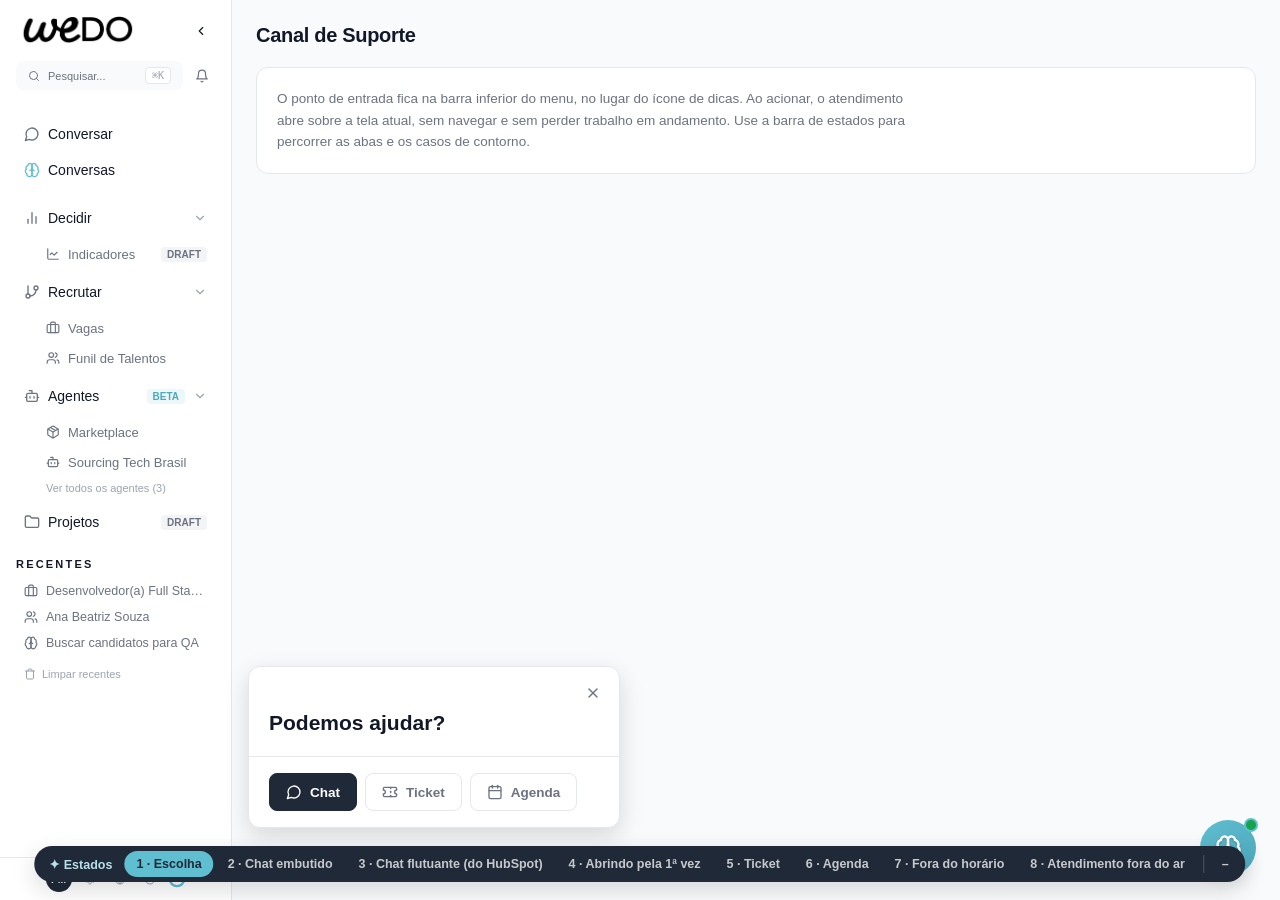
<file: telas/ajuda/canal-de-suporte.html>
<!DOCTYPE html>
<html lang="pt-BR">
<head>
  <meta charset="utf-8">
  <meta name="viewport" content="width=device-width, initial-scale=1">
  <title>Canal de Suporte — Protótipo WeDOTalent</title>
  <link rel="stylesheet" href="../../styles/tokens.css">
  <link rel="stylesheet" href="../../styles/base.css">
  <style>
    /* Layout exclusivo do launcher. Componentes e cores vem do base.css/tokens. */
    .sup-launcher {
      position: fixed; left: calc(var(--sidebar-width) + var(--space-4)); bottom: 72px;
      width: 372px; z-index: var(--z-modal);
      background: var(--bg-primary); border: 1px solid var(--border-subtle);
      border-radius: var(--radius-lg); box-shadow: var(--shadow-float);
      display: flex; flex-direction: column; overflow: hidden;
    }
    .sup-fechar { align-self: flex-end; margin: var(--space-3) var(--space-3) 0; }
    .sup-titulo { font-size: 21px; font-weight: 600; line-height: 1.25;
      padding: 0 var(--space-5) var(--space-5); }
    .sup-opcoes { padding: var(--space-4) var(--space-5);
      border-top: 1px solid var(--border-subtle); }
    .sup-corpo { padding: 0 var(--space-5) var(--space-5);
      display: flex; flex-direction: column; gap: var(--space-3); }
    .sup-fornecedor { border: 1px dashed var(--border-default); border-radius: var(--radius-md);
      background: var(--bg-secondary); padding: var(--space-3);
      display: flex; flex-direction: column; gap: var(--space-3); }
    .sup-fornecedor-tag { font-size: var(--text-xs); color: var(--text-tertiary);
      text-transform: uppercase; letter-spacing: .4px; }
    .sup-msg { display: flex; gap: var(--space-2); align-items: flex-end; }
    .sup-msg .avatar { flex: none; }
    .sup-balao { background: var(--bg-primary); border: 1px solid var(--border-subtle);
      border-radius: var(--radius-md); padding: 8px 10px; font-size: 13px;
      line-height: 1.5; max-width: 232px; }
    .sup-balao.meu { background: var(--bg-inverse); color: var(--text-inverse);
      border-color: var(--bg-inverse); margin-left: auto; }
    .sup-identificado { display: inline-flex; align-items: center; gap: 6px;
      align-self: center; font-size: var(--text-xs); font-weight: 600;
      color: var(--text-secondary); background: var(--bg-tertiary);
      border-radius: var(--radius-full); padding: 4px 10px; }
    .sup-campo-row { display: flex; gap: var(--space-2); align-items: center; }
    .sup-campo-row .input { flex: 1; }
    .sup-nota { font-size: var(--text-xs); color: var(--text-tertiary); line-height: 1.5; }
    .sup-slot { border: 1px solid var(--border-subtle); border-radius: var(--radius-md);
      padding: 8px 10px; font-size: 13px; display: flex; align-items: center;
      justify-content: space-between; gap: var(--space-2); }
    /* Replica da janela real do HubSpot (portal 50630886), medida em navegador.
       Preto do cabecalho e cor de marca de terceiro: excecao prevista no contrato. */
    .hs-janela { border: 1px solid var(--border-subtle); border-radius: var(--radius-md);
      overflow: hidden; background: var(--bg-primary); }
    .hs-head { background: #000000; color: #FFFFFF; display: flex; align-items: center;
      gap: 10px; padding: 12px var(--space-3); }
    .hs-logo { width: 34px; height: 34px; flex: none; border-radius: 50%; background: #FFFFFF;
      display: flex; align-items: center; justify-content: center;
      font-size: 9px; font-weight: 800; color: #000000; letter-spacing: -.3px; }
    .hs-head-txt strong { display: block; font-size: 14px; line-height: 1.2; }
    .hs-head-txt span { font-size: 11.5px; opacity: .82; line-height: 1.3; display: block; }
    .hs-corpo { padding: var(--space-3); display: flex; flex-direction: column;
      gap: var(--space-2); background: var(--bg-secondary); }
    .hs-privacidade { font-size: 10.5px; color: var(--text-tertiary); line-height: 1.45; }
    .hs-saudacao { background: var(--bg-primary); border: 1px solid var(--border-subtle);
      border-radius: var(--radius-md); padding: 9px 11px; font-size: 13px; line-height: 1.5; }
    .hs-input { display: flex; align-items: center; gap: 8px; background: var(--bg-primary);
      border: 1px solid var(--border-default); border-radius: var(--radius-full);
      padding: 8px 12px; }
    .hs-input span { flex: 1; font-size: 13px; color: var(--text-tertiary); }
    .hs-input svg { color: var(--text-tertiary); }
    .sup-aviso { font-size: var(--text-xs); line-height: 1.5; color: var(--text-secondary);
      background: var(--wedo-orange-bg); border-radius: var(--radius-sm); padding: 8px 10px; }
    .hs-flutuante { position: fixed; left: var(--space-4); bottom: 72px; width: 300px;
      z-index: var(--z-modal); box-shadow: var(--shadow-float); border-radius: var(--radius-md);
      overflow: hidden; }
    .hs-bolha { position: fixed; left: var(--space-4); bottom: var(--space-4);
      width: 52px; height: 52px; border-radius: 50%; background: #000000; color: #FFFFFF;
      display: flex; align-items: center; justify-content: center; z-index: var(--z-modal);
      box-shadow: var(--shadow-float); border: none; }
    .hs-agenda-head { display: flex; gap: 10px; align-items: center; padding: var(--space-3);
      border-bottom: 1px solid var(--border-subtle); }
    .hs-agenda-avatar { width: 40px; height: 40px; flex: none; border-radius: 50%;
      background: var(--bg-inverse); color: var(--text-inverse); display: flex;
      align-items: center; justify-content: center; font-size: 12px; font-weight: 700; }
    .hs-agenda-head strong { display: block; font-size: 13.5px; }
    .hs-agenda-head span { font-size: 11.5px; color: var(--text-secondary); display: block; }
    .hs-cal { padding: var(--space-3); }
    .hs-cal-mes { display: flex; align-items: center; justify-content: space-between;
      font-size: 12.5px; font-weight: 600; margin-bottom: var(--space-2); }
    .hs-cal-grade { display: grid; grid-template-columns: repeat(7, 1fr); gap: 2px; }
    .hs-cal-grade span, .hs-cal-grade button { font-size: 11px; text-align: center;
      padding: 5px 0; border: none; background: none; border-radius: var(--radius-sm);
      color: var(--text-secondary); font-family: inherit; }
    .hs-cal-grade span { color: var(--text-tertiary); font-weight: 600; }
    .hs-cal-grade button.livre { color: var(--text-primary); font-weight: 600;
      background: var(--bg-tertiary); cursor: pointer; }
    .hs-cal-grade button.escolhido { background: var(--bg-inverse); color: var(--text-inverse); }
    .hs-horas { display: grid; grid-template-columns: repeat(2, 1fr); gap: 6px;
      padding: 0 var(--space-3) var(--space-3); }
    .hs-hora { border: 1px solid var(--border-default); border-radius: var(--radius-sm);
      padding: 7px 0; font-size: 12.5px; font-weight: 600; text-align: center;
      background: var(--bg-primary); font-family: inherit; cursor: pointer; }
    .sup-anexo { display: flex; align-items: center; gap: var(--space-2);
      border: 1px dashed var(--border-default); border-radius: var(--radius-md);
      padding: 10px var(--space-3); font-size: 12.5px; color: var(--text-secondary);
      background: var(--bg-secondary); cursor: pointer; width: 100%; font-family: inherit; }
    .sup-anexo-nome { display: flex; align-items: center; justify-content: space-between;
      gap: var(--space-2); border: 1px solid var(--border-subtle); border-radius: var(--radius-sm);
      padding: 7px 10px; font-size: 12.5px; }
    .sup-skel { height: 12px; border-radius: var(--radius-sm); background: var(--bg-tertiary); }
  </style>
</head>
<body>
  <div id="shell" data-nav="Ajuda"></div>

  <div id="tela">
    <div class="page-head">
      <h1>Canal de Suporte</h1>
      <div class="spacer"></div>
    </div>
    <div class="card card-pad">
      <p style="font-size:13.5px;line-height:1.6;color:var(--text-secondary);max-width:640px">
        O ponto de entrada fica na barra inferior do menu, no lugar do ícone de dicas.
        Ao acionar, o atendimento abre sobre a tela atual, sem navegar e sem perder
        trabalho em andamento. Use a barra de estados para percorrer as abas e os
        casos de contorno.
      </p>
    </div>
  </div>

  <script src="../../screens.js"></script>
  <script src="../../scripts/shell.js"></script>
  <script src="../../scripts/conversas.js"></script>
  <script src="../../scripts/mock.js"></script>
  <script src="../../scripts/proto.js"></script>
  <script src="../../scripts/lia.js"></script>
  <script>
    Lia.mount({ roteiro: [
      { de: "user", texto: "A triagem da vaga de Analista de Dados não disparou as perguntas. É comigo ou é problema de vocês?" },
      { de: "lia", texto: "Não encontrei erro na configuração da vaga, então não é com você. Isso é caso para o suporte: abri o canal aqui embaixo com o contexto desta vaga já preenchido.", digitando: 1500 },
    ]});

    const m = Mock.seed(41);
    const ico = {
      boia: '<svg width="16" height="16" viewBox="0 0 24 24" fill="none" stroke="currentColor" stroke-width="2" stroke-linecap="round" stroke-linejoin="round"><circle cx="12" cy="12" r="10"/><path d="m4.93 4.93 4.24 4.24"/><path d="m14.83 9.17 4.24-4.24"/><path d="m14.83 14.83 4.24 4.24"/><path d="m9.17 14.83-4.24 4.24"/><circle cx="12" cy="12" r="4"/></svg>',
      x: '<svg width="16" height="16" viewBox="0 0 24 24" fill="none" stroke="currentColor" stroke-width="2" stroke-linecap="round" stroke-linejoin="round"><path d="M18 6 6 18"/><path d="m6 6 12 12"/></svg>',
      enviar: '<svg width="15" height="15" viewBox="0 0 24 24" fill="none" stroke="currentColor" stroke-width="2" stroke-linecap="round" stroke-linejoin="round"><path d="m22 2-7 20-4-9-9-4Z"/><path d="M22 2 11 13"/></svg>',
      check: '<svg width="12" height="12" viewBox="0 0 24 24" fill="none" stroke="currentColor" stroke-width="2" stroke-linecap="round" stroke-linejoin="round"><path d="M20 6 9 17l-5-5"/></svg>',
      relogio: '<svg width="16" height="16" viewBox="0 0 24 24" fill="none" stroke="currentColor" stroke-width="2" stroke-linecap="round" stroke-linejoin="round"><circle cx="12" cy="12" r="10"/><path d="M12 6v6l4 2"/></svg>',
      chat: '<svg width="16" height="16" viewBox="0 0 24 24" fill="none" stroke="currentColor" stroke-width="2" stroke-linecap="round" stroke-linejoin="round"><path d="M7.9 20A9 9 0 1 0 4 16.1L2 22Z"/></svg>',
      ticket: '<svg width="16" height="16" viewBox="0 0 24 24" fill="none" stroke="currentColor" stroke-width="2" stroke-linecap="round" stroke-linejoin="round"><path d="M2 9a3 3 0 0 1 0 6v2a2 2 0 0 0 2 2h16a2 2 0 0 0 2-2v-2a3 3 0 0 1 0-6V7a2 2 0 0 0-2-2H4a2 2 0 0 0-2 2Z"/><path d="M13 5v2"/><path d="M13 17v2"/><path d="M13 11v2"/></svg>',
      agenda: '<svg width="16" height="16" viewBox="0 0 24 24" fill="none" stroke="currentColor" stroke-width="2" stroke-linecap="round" stroke-linejoin="round"><path d="M8 2v4"/><path d="M16 2v4"/><rect width="18" height="18" x="3" y="4" rx="2"/><path d="M3 10h18"/></svg>',
      camera: '<svg width="15" height="15" viewBox="0 0 24 24" fill="none" stroke="currentColor" stroke-width="2" stroke-linecap="round" stroke-linejoin="round"><path d="M14.5 4h-5L7 7H4a2 2 0 0 0-2 2v9a2 2 0 0 0 2 2h16a2 2 0 0 0 2-2V9a2 2 0 0 0-2-2h-3l-2.5-3z"/><circle cx="12" cy="13" r="3"/></svg>',
      clipe: '<svg width="15" height="15" viewBox="0 0 24 24" fill="none" stroke="currentColor" stroke-width="2" stroke-linecap="round" stroke-linejoin="round"><path d="m21.44 11.05-9.19 9.19a6 6 0 0 1-8.49-8.49l8.57-8.57A4 4 0 1 1 18 8.84l-8.59 8.57a2 2 0 0 1-2.83-2.83l8.49-8.48"/></svg>',
      alerta: '<svg width="16" height="16" viewBox="0 0 24 24" fill="none" stroke="currentColor" stroke-width="2" stroke-linecap="round" stroke-linejoin="round"><circle cx="12" cy="12" r="10"/><path d="M12 8v4"/><path d="M12 16h.01"/></svg>',
    };

    const ABAS = [
      { id: "chat", rotulo: "Chat", ico: "chat" },
      { id: "ticket", rotulo: "Ticket", ico: "ticket" },
      { id: "agenda", rotulo: "Agenda", ico: "agenda" },
    ];

    function launcher(abaAtiva, corpoHtml) {
      const opcoes = ABAS.map((a) =>
        `<button class="choice-tab${a.id === abaAtiva ? " active" : ""}" data-aba="${a.id}">${ico[a.ico]}${a.rotulo}</button>`
      ).join("");
      return `
        <aside class="sup-launcher" role="dialog" aria-label="Canal de suporte">
          <button class="icon-btn sup-fechar" aria-label="Fechar o suporte">${ico.x}</button>
          <h2 class="sup-titulo">Podemos ajudar?</h2>
          <div class="sup-opcoes"><div class="choice-tabs">${opcoes}</div></div>
          ${corpoHtml ? `<div class="sup-corpo">${corpoHtml}</div>` : ""}
        </aside>`;
    }

    const empresa = m.pick(Mock.EMPRESAS);
    const primeiroNome = "Paulo";
    const identificado = `<span class="sup-identificado">${ico.check} Identificado como Paulo Moraes · ${empresa}</span>`;

    function janelaHubSpot() {
      return `
        <div class="hs-janela">
          <div class="hs-head">
            <span class="hs-logo">weDO</span>
            <span class="hs-head-txt"><strong>WeDOTalent</strong><span>Normalmente respondemos em poucos minutos</span></span>
          </div>
          <div class="hs-corpo">
            <p class="hs-privacidade">Ao conversar, você concorda com o processamento dos seus dados conforme a Política de Privacidade.</p>
            <div class="hs-saudacao">Olá! Bem-vindo ao suporte WeDOTalent. Como podemos ajudar você hoje?</div>
            <div class="hs-input"><span>Pergunte-me</span>${ico.camera}${ico.clipe}${ico.enviar}</div>
          </div>
        </div>`;
    }

    function agendaHubSpot() {
      const semana = ["D","S","T","Q","Q","S","S"];
      const dias = Array.from({ length: 31 }, (_, i) => i + 1);
      const livres = new Set([1, 2, 3, 6, 7, 8, 9, 10, 13, 14, 15]);
      return `
        <div class="hs-janela">
          <div class="hs-agenda-head">
            <span class="hs-agenda-avatar">JO</span>
            <span><strong>Suporte WeDOTalent</strong><span>30 min · America/Sao_Paulo</span></span>
          </div>
          <div class="hs-cal">
            <div class="hs-cal-mes"><span>Outubro de 2026</span><span>&lsaquo; &rsaquo;</span></div>
            <div class="hs-cal-grade">
              ${semana.map((d) => `<span>${d}</span>`).join("")}
              ${dias.map((d) => `<button class="${d === 1 ? "livre escolhido" : livres.has(d) ? "livre" : ""}">${d}</button>`).join("")}
            </div>
          </div>
          <div class="hs-horas">
            <button class="hs-hora">09:00</button><button class="hs-hora">09:30</button>
            <button class="hs-hora">14:00</button><button class="hs-hora">16:30</button>
          </div>
        </div>`;
    }

    function corpoChat() {
      return `
        ${identificado}
        ${janelaHubSpot()}
        <p class="sup-aviso">O miolo é a janela do HubSpot. Ela se dimensiona sozinha e não aceita o nosso CSS, então a emenda com o cartão nunca fica perfeita. A configuração de cor, logo e saudação é feita no portal, não aqui.</p>`;
    }

    function corpoCarregando() {
      return `
        ${identificado}
        <div class="sup-fornecedor" aria-busy="true">
          <span class="sup-fornecedor-tag">Janela do HubSpot</span>
          <div class="sup-skel" style="width:70%"></div>
          <div class="sup-skel" style="width:90%"></div>
          <div class="sup-skel" style="width:55%"></div>
          <div class="sup-skel" style="width:80%"></div>
        </div>
        <p class="sup-nota">Primeira abertura: a janela do atendimento sobe sob demanda, e não junto com a plataforma.</p>`;
    }

    function corpoTicket() {
      return `
        ${identificado}
        <div class="field">
          <label for="sup-assunto">Assunto</label>
          <select id="sup-assunto" class="input">
            <option>Problema na plataforma</option>
            <option>Dúvida de uso</option>
            <option>Sugestão</option>
            <option>Cobrança</option>
          </select>
        </div>
        <div class="field">
          <label for="sup-desc">O que aconteceu</label>
          <textarea id="sup-desc" class="input" rows="3" placeholder="Descreva o que você esperava e o que aconteceu"></textarea>
        </div>
        <button type="button" class="sup-anexo">${ico.clipe} Anexar print ou arquivo</button>
        <div class="sup-anexo-nome">
          <span>erro-triagem.png · 248 KB</span>
          <button class="icon-btn" aria-label="Remover anexo">${ico.x}</button>
        </div>
        <button class="btn btn-primary">Abrir chamado</button>
        <p class="sup-aviso">Esta aba é inteiramente nossa: a submissão vai pela API de formulário, sem iframe. O anexo é em dois passos, porque a API v3 só aceita JSON: o arquivo sobe pela Files API e o formulário recebe a URL. Como isso exige credencial, quem sobe é o ats-api, nunca o navegador.</p>`;
    }

    function corpoAgenda() {
      return `
        ${identificado}
        ${agendaHubSpot()}
        <p class="sup-aviso">Também é janela do HubSpot, em iframe: o embed é um container com data-src apontando para meetings.hubspot.com. Nome e e-mail vão pré-preenchidos por parâmetro na URL. O layout dele é de duas colunas e aperta num cartão de 372 px.</p>`;
    }

    function corpoForaDoHorario() {
      return `
        <div class="error-banner" style="align-items:flex-start">
          ${ico.relogio}
          <div>
            <strong style="display:block;font-size:13px">Fora do horário de atendimento</strong>
            <span style="font-size:12.5px">Atendemos de segunda a sexta, das 9h às 18h. Deixe sua mensagem que respondemos no próximo dia útil.</span>
          </div>
        </div>
        ${corpoChat()}`;
    }

    function corpoIndisponivel() {
      return `
        <div class="empty-state" style="padding:var(--space-6) var(--space-2)">
          <div style="color:var(--text-tertiary);margin-bottom:var(--space-2)">${ico.alerta}</div>
          <h3 style="font-size:14px">Não conseguimos abrir o atendimento</h3>
          <p style="font-size:12.5px;margin-bottom:var(--space-4)">Tente de novo em instantes. Se continuar, escreva para suporte@wedotalent.cc.</p>
          <button class="btn btn-secondary btn-sm">Tentar de novo</button>
        </div>`;
    }

    function pintaFlutuante() {
      document.querySelectorAll(".sup-launcher, .hs-flutuante, .hs-bolha").forEach((n) => n.remove());
      document.body.insertAdjacentHTML("beforeend",
        `<div class="hs-flutuante">${janelaHubSpot()}</div>
         <button class="hs-bolha" aria-label="Abrir suporte">${ico.chat}</button>`);
    }

    function pinta(aba, corpo) {
      document.querySelectorAll(".sup-launcher, .hs-flutuante, .hs-bolha").forEach((n) => n.remove());
      document.body.insertAdjacentHTML("beforeend", launcher(aba, corpo));
      document.querySelectorAll(".sup-launcher [data-aba]").forEach((b) => {
        b.addEventListener("click", () => Proto.apply(b.dataset.aba));
      });
    }

    Proto.states([
      { id: "padrao", label: "Escolha", render: () => pinta("chat", "") },
      { id: "chat", label: "Chat embutido", render: () => pinta("chat", corpoChat()) },
      { id: "chat-flutuante", label: "Chat flutuante (do HubSpot)", render: pintaFlutuante },
      { id: "carregando", label: "Abrindo pela 1ª vez", render: () => pinta("chat", corpoCarregando()) },
      { id: "ticket", label: "Ticket", render: () => pinta("ticket", corpoTicket()) },
      { id: "agenda", label: "Agenda", render: () => pinta("agenda", corpoAgenda()) },
      { id: "fora-do-horario", label: "Fora do horário", render: () => pinta("chat", corpoForaDoHorario()) },
      { id: "indisponivel", label: "Atendimento fora do ar", render: () => pinta("chat", corpoIndisponivel()) },
    ]);
  </script>
</body>
</html>
</file>
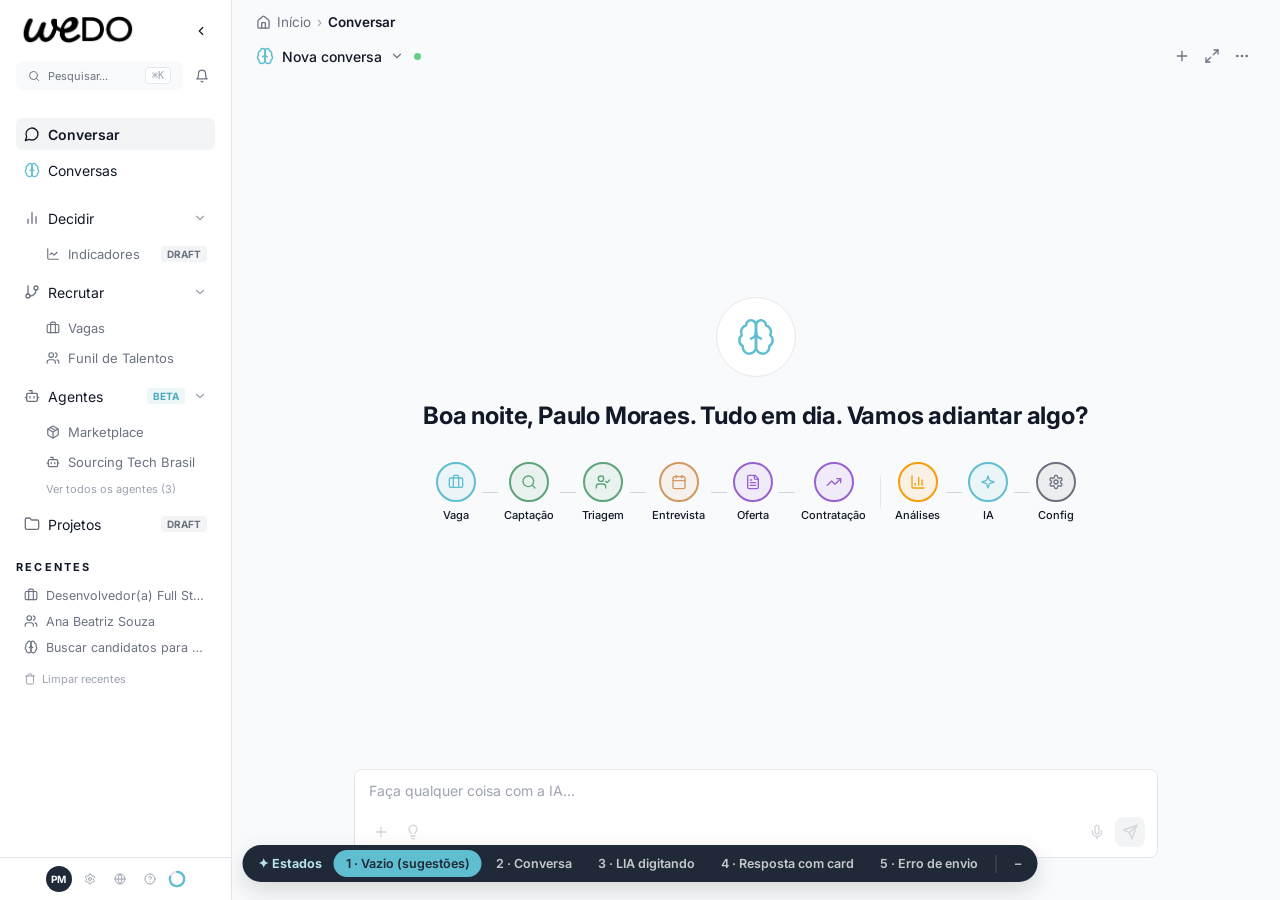
<file: telas/conversar/conversar.html>
<!DOCTYPE html>
<!-- =========================================================
  Conversar — chat da LIA em página cheia (pixel-faithful)
  Fontes: UnifiedChatEmptyState.tsx (círculo + saudação + rail),
  chat-workflow-reels.tsx + canonical-funnel-stages.ts (rail com
  9 nós, cores e 22 cards), UnifiedChatInput.tsx (caixa de input),
  UnifiedMessageList.tsx (bolha do usuário escura, LIA sem bolha),
  copy exata de messages/pt-BR.json (chat.workflowReels.*).
  O rail é interativo: clicar num nó abre os cards; clicar num card
  envia o comando e inicia a conversa simulada.
========================================================= -->
<html lang="pt-BR">
<head>
  <meta charset="utf-8">
  <meta name="viewport" content="width=device-width, initial-scale=1">
  <title>Conversar — Protótipo WeDOTalent</title>
  <link rel="preconnect" href="https://fonts.googleapis.com">
  <link rel="preconnect" href="https://fonts.gstatic.com" crossorigin>
  <link href="https://fonts.googleapis.com/css2?family=Inter:wght@400;500;600;700&display=swap" rel="stylesheet">
  <link rel="stylesheet" href="../../styles/tokens.css">
  <link rel="stylesheet" href="../../styles/base.css">
  <style>
    body { font-family: Inter, var(--font-sans); }
    .main .content { max-width: none; padding: 0; display: flex; flex-direction: column;
      height: 100vh; }
    #tela { flex: 1; display: flex; flex-direction: column; min-height: 0; }
    .chat-col { flex: 1; display: flex; flex-direction: column; max-width: 860px; width: 100%;
      margin: 0 auto; padding: 0 var(--space-6); min-height: 0; }

    /* ---------- Topo: breadcrumb + cabeçalho da conversa ---------- */
    .chat-top { padding: 14px 24px 0; }
    .conv-head { display: flex; align-items: center; gap: 8px; margin-top: 12px; }
    .conv-head .brain { display: flex; color: var(--wedo-cyan); }
    .conv-head .brain svg { width: 18px; height: 18px; }
    .conv-head .nm { font-size: 14px; font-weight: 500; }
    .conv-head .chev { display: flex; color: var(--text-secondary); cursor: pointer; }
    .conv-head .chev svg { width: 14px; height: 14px; }
    .conv-head .dot { width: 7px; height: 7px; border-radius: 50%; background: var(--wedo-green-bright); margin-left: 2px; }
    .conv-head .spacer { flex: 1; }
    .conv-actions { display: flex; align-items: center; gap: 2px; }
    .conv-actions button { padding: 6px; border: none; background: none; border-radius: 8px;
      color: var(--text-secondary); cursor: pointer; display: flex; }
    .conv-actions button:hover { background: var(--interactive-hover); color: var(--text-primary); }
    .conv-actions svg { width: 16px; height: 16px; }

    /* ---------- Empty state (UnifiedChatEmptyState) ---------- */
    .empty { flex: 1; display: flex; flex-direction: column; align-items: center;
      justify-content: center; gap: 24px; padding: 48px 24px; }
    .empty .halo { width: 80px; height: 80px; border-radius: 50%; border: 1px solid var(--border-subtle);
      background: var(--bg-primary); display: flex; align-items: center; justify-content: center; }
    .empty .halo svg { width: 40px; height: 40px; color: var(--wedo-cyan); }
    .empty h2 { font-size: 24px; font-weight: 700; text-align: center; letter-spacing: -0.2px; }

    /* ---------- Rail de workflow (chat-workflow-reels) ---------- */
    .rail-wrap { width: 100%; max-width: 780px; }
    .rail { display: flex; align-items: flex-end; justify-content: center; padding: 8px 4px;
      overflow-x: auto; scrollbar-width: none; }
    .rail::-webkit-scrollbar { display: none; }
    .rail-node { display: flex; flex-direction: column; align-items: center; gap: 6px;
      padding: 0 6px; background: none; border: none; cursor: pointer; transform-origin: bottom;
      transition: transform .15s cubic-bezier(.25, .46, .45, .94); font-family: inherit; }
    .rail-node:hover { transform: scale(1.12); }
    .rail-node .nd { width: 40px; height: 40px; border-radius: 50%; border: 2px solid;
      display: flex; align-items: center; justify-content: center; transition: background .15s; }
    .rail-node .nd svg { width: 16px; height: 16px; }
    .rail-node span { font-size: 11px; font-weight: 500; white-space: nowrap; color: var(--text-primary); }
    .rail-node.active span { font-weight: 600; }
    .rail-link { height: 1px; width: 16px; background: var(--border-default); align-self: center; flex: none; }
    .rail-sep { width: 1px; height: 32px; margin: 0 8px; background: var(--border-subtle); align-self: center; flex: none; }
    .rail-cards { display: flex; flex-wrap: wrap; gap: 12px; margin-top: 16px;
      animation: fade-up .25s ease-out; }
    @keyframes fade-up { from { opacity: 0; transform: translateY(8px); } to { opacity: 1; transform: none; } }
    .rail-card { flex: 1; min-width: 160px; display: flex; flex-direction: column; gap: 2px;
      text-align: left; padding: 12px; border-radius: 12px; background: var(--bg-primary);
      border: 1px solid; cursor: pointer; transition: transform .15s, background .15s; font-family: inherit; }
    .rail-card:hover { transform: translateY(-2px); }
    .rail-card b { font-size: 13.5px; font-weight: 600; color: var(--text-primary); }
    .rail-card small { font-size: 12px; color: var(--text-secondary); line-height: 1.45; }

    /* ---------- Mensagens (UnifiedMessageList) ---------- */
    .msgs { flex: 1; overflow-y: auto; padding: 24px 4px; display: flex;
      flex-direction: column; gap: 16px; min-height: 0; }
    .m-user { align-self: flex-end; max-width: 80%; padding: 10px 16px; border-radius: 8px;
      background: var(--bg-inverse); color: var(--text-inverse); font-size: 14px; line-height: 1.55; }
    .m-lia { align-self: flex-start; max-width: 90%; display: flex; gap: 12px; }
    .m-lia .av { width: 28px; height: 28px; border-radius: 50%; background: var(--wedo-cyan-bg);
      display: flex; align-items: center; justify-content: center; flex: none; margin-top: 2px; }
    .m-lia .av svg { width: 15px; height: 15px; color: var(--wedo-cyan-dark); }
    .m-lia .tx { font-size: 14px; line-height: 1.6; color: var(--text-primary); white-space: pre-wrap; }
    .typing-dots { display: inline-flex; gap: 4px; padding: 6px 0; }
    .typing-dots i { width: 6px; height: 6px; border-radius: 50%; background: var(--text-tertiary);
      animation: tblink 1.2s infinite; }
    .typing-dots i:nth-child(2) { animation-delay: .2s; }
    .typing-dots i:nth-child(3) { animation-delay: .4s; }
    @keyframes tblink { 0%, 80%, 100% { opacity: .3; } 40% { opacity: 1; } }

    /* Card de ação na resposta (RRP block) */
    .rrp { margin-top: 10px; border: 1px solid var(--border-subtle); border-radius: 12px;
      background: var(--bg-primary); padding: 14px 16px; max-width: 440px; }
    .rrp .rrp-head { display: flex; align-items: center; gap: 8px; margin-bottom: 8px; }
    .rrp .rrp-head svg { width: 15px; height: 15px; color: var(--wedo-cyan-dark); }
    .rrp .rrp-head b { font-size: 13.5px; }
    .rrp .rrp-row { display: flex; justify-content: space-between; font-size: 12.5px;
      padding: 3px 0; color: var(--text-secondary); }
    .rrp .rrp-row b { color: var(--text-primary); font-weight: 600; }
    .rrp .rrp-actions { display: flex; gap: 8px; margin-top: 10px; }
    .rrp .rrp-actions .b1 { padding: 5px 12px; font-size: 12px; border-radius: 8px; border: none;
      background: var(--bg-inverse); color: var(--text-inverse); font-weight: 600; cursor: pointer; font-family: inherit; }
    .rrp .rrp-actions .b2 { padding: 5px 12px; font-size: 12px; border-radius: 8px;
      border: 1px solid var(--border-default); background: none; color: var(--text-primary);
      font-weight: 600; cursor: pointer; font-family: inherit; }

    /* Ações da mensagem da LIA (messageActions) */
    .m-actions { display: flex; align-items: center; gap: 2px; margin-top: 8px; }
    .m-actions button { padding: 4px; border: none; background: none; border-radius: 6px;
      color: var(--text-disabled); cursor: pointer; display: flex; }
    .m-actions button:hover { background: var(--interactive-hover); color: var(--text-secondary); }
    .m-actions button.up-on { color: var(--wedo-green); }
    .m-actions svg { width: 14px; height: 14px; }

    /* Erro de envio */
    .m-fail { align-self: flex-end; display: flex; flex-direction: column; align-items: flex-end; gap: 6px; }
    .m-fail .m-user { opacity: .55; }
    .m-fail .retry { display: flex; align-items: center; gap: 6px; font-size: 12px; color: var(--status-error); }
    .m-fail .retry button { border: 1px solid var(--status-error); color: var(--status-error);
      background: none; border-radius: 999px; padding: 3px 10px; font-size: 12px; font-weight: 600;
      cursor: pointer; font-family: inherit; }

    /* ---------- Input (UnifiedChatInput) ---------- */
    .input-zone { padding: 12px 4px 20px; }
    .input-box { border: 1px solid var(--border-subtle); border-radius: 8px; background: var(--bg-primary);
      transition: border-color .15s, box-shadow .15s; }
    .input-box:focus-within { border-color: var(--wedo-cyan); box-shadow: 0 0 0 1px rgb(96 190 209 / .3); }
    .input-box textarea { width: 100%; border: none; resize: none; padding: 12px 14px 4px;
      font-size: 14px; font-family: inherit; color: var(--text-primary); background: none;
      outline: none; min-height: 44px; max-height: 160px; }
    .input-foot { display: flex; align-items: center; justify-content: space-between; padding: 0 12px 10px; }
    .input-foot .grp { display: flex; align-items: center; gap: 4px; }
    .input-foot .tool { padding: 6px; border-radius: 8px; border: none; background: none;
      color: var(--text-disabled); cursor: pointer; display: flex; }
    .input-foot .tool:hover { color: var(--text-secondary); background: var(--interactive-hover); }

    .input-hint { text-align: center; font-size: 11px; color: var(--text-tertiary); margin-top: 8px; }
    .input-hint a { color: inherit; text-decoration: underline; }
    .plus-wrap { position: relative; }
    .plus-menu { position: absolute; left: 0; bottom: calc(100% + 4px); width: 224px; z-index: 50;
      background: var(--bg-primary); border: 1px solid var(--border-subtle); border-radius: 8px;
      padding: 4px 0; box-shadow: var(--shadow-md); }
    .plus-menu button { width: 100%; display: flex; align-items: center; gap: 10px; padding: 8px 12px;
      border: none; background: none; font-size: 14px; color: var(--text-secondary); cursor: pointer;
      font-family: inherit; text-align: left; }
    .plus-menu button:hover { background: var(--bg-secondary); }
    .plus-menu svg { width: 16px; height: 16px; }
    .input-foot .send { padding: 7px; border-radius: 8px; border: none; background: var(--bg-tertiary);
      color: var(--text-secondary); display: flex; align-items: center; justify-content: center; cursor: pointer; }
    .input-foot .send:hover:not([disabled]) { background: var(--wedo-cyan-bg); color: var(--wedo-cyan-dark); }
    .input-foot .send[disabled] { color: var(--text-disabled); }
  </style>
</head>
<body>
  <div id="shell" data-nav="Conversar"></div>

  <div id="tela">
    <div class="chat-top">
      <div class="crumbs">
        <svg viewBox="0 0 24 24" fill="none" stroke="currentColor" stroke-width="2" stroke-linecap="round" stroke-linejoin="round"><path d="M15 21v-8a1 1 0 0 0-1-1h-4a1 1 0 0 0-1 1v8"/><path d="M3 10a2 2 0 0 1 .709-1.528l7-5.999a2 2 0 0 1 2.582 0l7 5.999A2 2 0 0 1 21 10v9a2 2 0 0 1-2 2H5a2 2 0 0 1-2-2z"/></svg>
        <a href="../_em-construcao.html?titulo=Início">Início</a>
        <span class="sep">›</span><b>Conversar</b>
      </div>
      <div class="conv-head">
        <span class="brain"><svg viewBox="0 0 24 24" fill="none" stroke="currentColor" stroke-width="2" stroke-linecap="round" stroke-linejoin="round"><path d="M12 5a3 3 0 1 0-5.997.125 4 4 0 0 0-2.526 5.77 4 4 0 0 0 .556 6.588A4 4 0 1 0 12 18Z"/><path d="M12 5a3 3 0 1 1 5.997.125 4 4 0 0 1 2.526 5.77 4 4 0 0 1-.556 6.588A4 4 0 1 1 12 18Z"/><path d="M15 13a4.5 4.5 0 0 1-3-4 4.5 4.5 0 0 1-3 4"/></svg></span>
        <span class="nm">Nova conversa</span>
        <span class="chev"><svg viewBox="0 0 24 24" fill="none" stroke="currentColor" stroke-width="2" stroke-linecap="round" stroke-linejoin="round"><path d="m6 9 6 6 6-6"/></svg></span>
        <span class="dot"></span>
        <span class="spacer"></span>
        <div class="conv-actions">
          <button title="Nova conversa" onclick="Proto.apply('vazio')"><svg viewBox="0 0 24 24" fill="none" stroke="currentColor" stroke-width="2" stroke-linecap="round"><path d="M5 12h14"/><path d="M12 5v14"/></svg></button>
          <button title="Expandir"><svg viewBox="0 0 24 24" fill="none" stroke="currentColor" stroke-width="2" stroke-linecap="round" stroke-linejoin="round"><path d="M15 3h6v6"/><path d="m21 3-7 7"/><path d="m3 21 7-7"/><path d="M9 21H3v-6"/></svg></button>
          <button title="Mais opções"><svg viewBox="0 0 24 24" fill="none" stroke="currentColor" stroke-width="2" stroke-linecap="round"><circle cx="12" cy="12" r="1"/><circle cx="19" cy="12" r="1"/><circle cx="5" cy="12" r="1"/></svg></button>
        </div>
      </div>
    </div>
    <div class="chat-col">
      <div class="empty" id="empty" hidden>
        <div class="halo"><svg viewBox="0 0 24 24" fill="none" stroke="currentColor" stroke-width="1.5" stroke-linecap="round" stroke-linejoin="round"><path d="M12 5a3 3 0 1 0-5.997.125 4 4 0 0 0-2.526 5.77 4 4 0 0 0 .556 6.588A4 4 0 1 0 12 18Z"/><path d="M12 5a3 3 0 1 1 5.997.125 4 4 0 0 1 2.526 5.77 4 4 0 0 1-.556 6.588A4 4 0 1 1 12 18Z"/><path d="M15 13a4.5 4.5 0 0 1-3-4 4.5 4.5 0 0 1-3 4"/></svg></div>
        <h2 id="saudacao"></h2>
        <div class="rail-wrap">
          <div class="rail" id="rail"></div>
          <div class="rail-cards" id="rail-cards" hidden></div>
        </div>
      </div>

      <div class="msgs" id="msgs" hidden></div>

      <div class="input-zone">
        <div class="input-box">
          <textarea id="cin" rows="1" placeholder="Faça qualquer coisa com a IA..." aria-label="Mensagem para a IA"></textarea>
          <div class="input-foot">
            <div class="grp">
              <div class="plus-wrap">
                <button class="tool" id="plusbtn" title="Adicionar"><svg width="16" height="16" viewBox="0 0 24 24" fill="none" stroke="currentColor" stroke-width="2" stroke-linecap="round"><path d="M5 12h14"/><path d="M12 5v14"/></svg></button>
                <div class="plus-menu" id="plusmenu" hidden>
                  <button><svg viewBox="0 0 24 24" fill="none" stroke="currentColor" stroke-width="2" stroke-linecap="round" stroke-linejoin="round"><path d="m21.44 11.05-9.19 9.19a6 6 0 0 1-8.49-8.49l8.57-8.57A4 4 0 1 1 18 8.84l-8.59 8.57a2 2 0 0 1-2.83-2.83l8.49-8.48"/></svg>Anexar PDF, DOCX ou CSV</button>
                  <button><svg viewBox="0 0 24 24" fill="none" stroke="currentColor" stroke-width="2" stroke-linecap="round"><circle cx="12" cy="12" r="4"/><path d="M16 8v5a3 3 0 0 0 6 0v-1a10 10 0 1 0-4 8"/></svg>Mencionar vaga ou candidato</button>
                </div>
              </div>
              <button class="tool" title="Sugestões de consulta"><svg width="16" height="16" viewBox="0 0 24 24" fill="none" stroke="currentColor" stroke-width="2" stroke-linecap="round" stroke-linejoin="round"><path d="M15 14c.2-1 .7-1.7 1.5-2.5 1-.9 1.5-2.2 1.5-3.5A6 6 0 0 0 6 8c0 1 .2 2.2 1.5 3.5.7.7 1.3 1.5 1.5 2.5"/><path d="M9 18h6"/><path d="M10 22h4"/></svg></button>
            </div>
            <div class="grp">
              <button class="tool" title="Gravar áudio"><svg width="16" height="16" viewBox="0 0 24 24" fill="none" stroke="currentColor" stroke-width="2" stroke-linecap="round" stroke-linejoin="round"><path d="M12 2a3 3 0 0 0-3 3v7a3 3 0 0 0 6 0V5a3 3 0 0 0-3-3Z"/><path d="M19 10v2a7 7 0 0 1-14 0v-2"/><line x1="12" x2="12" y1="19" y2="22"/></svg></button>
              <button class="send" id="csend" disabled aria-label="Enviar mensagem"><svg width="16" height="16" viewBox="0 0 24 24" fill="none" stroke="currentColor" stroke-width="2" stroke-linecap="round" stroke-linejoin="round"><path d="m22 2-7 20-4-9-9-4Z"/><path d="M22 2 11 13"/></svg></button>
            </div>
          </div>
        </div>
        <p class="input-hint">Conteúdo gerado por IA. Revise informações importantes antes de decidir. Saiba mais na <a href="#">Política de IA</a>.</p>
      </div>
    </div>
  </div>

  <script src="../../screens.js"></script>
  <script src="../../scripts/shell.js"></script>
  <script src="../../scripts/conversas.js"></script>
  <script src="../../scripts/proto.js"></script>
  <script>
    /* ---------- Rail: etapas canônicas (canonical-funnel-stages.ts) ---------- */
    const P = (d) => d; // paths lucide
    const STAGE_ICONS = {
      briefcase: '<path d="M16 20V4a2 2 0 0 0-2-2h-4a2 2 0 0 0-2 2v16"/><rect width="20" height="14" x="2" y="6" rx="2"/>',
      search: '<circle cx="11" cy="11" r="8"/><path d="m21 21-4.3-4.3"/>',
      userCheck: '<path d="M16 21v-2a4 4 0 0 0-4-4H6a4 4 0 0 0-4 4v2"/><circle cx="9" cy="7" r="4"/><polyline points="16 11 18 13 22 9"/>',
      calendar: '<path d="M8 2v4"/><path d="M16 2v4"/><rect width="18" height="18" x="3" y="4" rx="2"/><path d="M3 10h18"/>',
      fileText: '<path d="M15 2H6a2 2 0 0 0-2 2v16a2 2 0 0 0 2 2h12a2 2 0 0 0 2-2V7Z"/><path d="M14 2v4a2 2 0 0 0 2 2h4"/><path d="M10 9H8"/><path d="M16 13H8"/><path d="M16 17H8"/>',
      trendingUp: '<polyline points="22 7 13.5 15.5 8.5 10.5 2 17"/><polyline points="16 7 22 7 22 13"/>',
      barChart: '<path d="M3 3v16a2 2 0 0 0 2 2h16"/><path d="M18 17V9"/><path d="M13 17V5"/><path d="M8 17v-3"/>',
      sparkles: '<path d="m12 3-1.912 5.813a2 2 0 0 1-1.275 1.275L3 12l5.813 1.912a2 2 0 0 1 1.275 1.275L12 21l1.912-5.813a2 2 0 0 1 1.275-1.275L21 12l-5.813-1.912a2 2 0 0 1-1.275-1.275L12 3Z"/>',
      settings: '<path d="M12.22 2h-.44a2 2 0 0 0-2 2v.18a2 2 0 0 1-1 1.73l-.43.25a2 2 0 0 1-2 0l-.15-.08a2 2 0 0 0-2.73.73l-.22.38a2 2 0 0 0 .73 2.73l.15.1a2 2 0 0 1 1 1.72v.51a2 2 0 0 1-1 1.74l-.15.09a2 2 0 0 0-.73 2.73l.22.38a2 2 0 0 0 2.73.73l.15-.08a2 2 0 0 1 2 0l.43.25a2 2 0 0 1 1 1.73V20a2 2 0 0 0 2 2h.44a2 2 0 0 0 2-2v-.18a2 2 0 0 1 1-1.73l.43-.25a2 2 0 0 1 2 0l.15.08a2 2 0 0 0 2.73-.73l.22-.39a2 2 0 0 0-.73-2.73l-.15-.08a2 2 0 0 1-1-1.74v-.5a2 2 0 0 1 1-1.74l.15-.09a2 2 0 0 0 .73-2.73l-.22-.38a2 2 0 0 0-2.73-.73l-.15.08a2 2 0 0 1-2 0l-.43-.25a2 2 0 0 1-1-1.73V4a2 2 0 0 0-2-2z"/><circle cx="12" cy="12" r="3"/>',
      brain: '<path d="M12 5a3 3 0 1 0-5.997.125 4 4 0 0 0-2.526 5.77 4 4 0 0 0 .556 6.588A4 4 0 1 0 12 18Z"/><path d="M12 5a3 3 0 1 1 5.997.125 4 4 0 0 1 2.526 5.77 4 4 0 0 1-.556 6.588A4 4 0 1 1 12 18Z"/><path d="M15 13a4.5 4.5 0 0 1-3-4 4.5 4.5 0 0 1-3 4"/>',
    };
    const C = {
      cyan: "var(--wedo-cyan)", green: "var(--wedo-green)", orange: "var(--wedo-orange)",
      purple: "var(--wedo-purple)", amber: "var(--wedo-amber)", gray: "var(--text-secondary)",
    };
    const SUG = {
      "create-job": ["Criar nova vaga", "Configure requisitos com descrição detalhada", "Criar uma nova vaga"],
      "job-template": ["Usar modelo de vaga", "Comece a partir de um modelo existente", "Criar vaga a partir de template"],
      "search-candidates": ["Buscar candidatos", "Encontre perfis por skills ou experiência", "Buscar candidatos"],
      "add-candidate": ["Adicionar candidato", "Cadastre novo perfil no banco de talentos", "Adicione novo candidato"],
      "talent-pool": ["Banco de talentos", "Gerencie pools e short lists de candidatos", "Mostrar meus bancos de talentos"],
      "candidate-info": ["Consultar candidato", "Obtenha histórico específico e completo", "Consulte informações sobre candidato"],
      "update-status": ["Atualizar status", "Modifique situação no funil", "Atualize status do candidato"],
      "schedule-interview": ["Agendar entrevista", "Marque horário e notifique participantes", "Agendar uma entrevista"],
      "reschedule-interview": ["Reagendar entrevista", "Altere horário de entrevista existente", "Reagende uma entrevista"],
      "send-offer": ["Enviar proposta", "Gere e envie proposta salarial ao candidato", "Enviar proposta para candidato"],
      "compare-candidates": ["Comparar finalistas", "Análise lado a lado dos candidatos finais", "Comparar candidatos finalistas"],
      "register-hire": ["Registrar contratação", "Finalize o processo e atualize o status", "Registrar contratação de candidato"],
      "close-vacancy": ["Encerrar vaga", "Feche a vaga e notifique candidatos", "Encerrar vaga"],
      "job-report": ["Relatório da vaga", "Métricas e status do processo seletivo", "Gerar relatório da vaga"],
      "daily-briefing": ["Briefing diário", "Resumo do dia com alertas e pendências", "Me dê o briefing de hoje"],
      "hiring-predictions": ["Previsões", "Estimativas de prazo e conversão do funil", "Mostrar previsões de contratação"],
      "configure-automations": ["Configurar automações", "Regras automáticas de triagem e transição", "Configurar automações de recrutamento"],
      "wsi-screening": ["Triagem WSI", "Avaliação inteligente com metodologia WSI", "Iniciar triagem WSI para candidatos"],
      "ai-suggestions": ["Sugestões da IA", "Recomendações baseadas no histórico", "O que você sugere para minhas vagas?"],
      "ai-credits": ["Créditos IA", "Consulte saldo e consumo de créditos", "Verificar meus créditos de IA"],
      "hiring-policy": ["Política de contratação", "Ajuste regras e nível de automação", "Configurar política de contratação"],
      "email-templates": ["Templates de email", "Gerencie modelos de comunicação", "Gerenciar templates de email"],
    };
    const STAGES = [
      { id: "definir-vaga", short: "Vaga", icon: "briefcase", cor: C.cyan, cards: ["create-job", "job-template"] },
      { id: "sourcing", short: "Captação", icon: "search", cor: C.green, cards: ["search-candidates", "add-candidate", "talent-pool"] },
      { id: "triagem", short: "Triagem", icon: "userCheck", cor: C.green, cards: ["candidate-info", "update-status"] },
      { id: "entrevista", short: "Entrevista", icon: "calendar", cor: C.orange, cards: ["schedule-interview", "reschedule-interview"] },
      { id: "oferta", short: "Oferta", icon: "fileText", cor: C.purple, cards: ["send-offer", "compare-candidates"] },
      { id: "contratacao", short: "Contratação", icon: "trendingUp", cor: C.purple, cards: ["register-hire", "close-vacancy"] },
    ];
    const UTILITY = [
      { id: "analytics", short: "Análises", icon: "barChart", cor: C.amber, cards: ["job-report", "daily-briefing", "hiring-predictions"] },
      { id: "ia-automacoes", short: "IA", icon: "sparkles", cor: C.cyan, cards: ["configure-automations", "wsi-screening", "ai-suggestions"] },
      { id: "configuracoes", short: "Config", icon: "settings", cor: C.gray, cards: ["ai-credits", "hiring-policy", "email-templates"] },
    ];

    const mix = (cor, pct) => `color-mix(in srgb, ${cor} ${pct}%, transparent)`;
    let activeStage = null;

    function nodeHtml(s) {
      return `<button class="rail-node" data-stage="${s.id}" title="${s.short}">
        <span class="nd" style="background:${mix(s.cor, 10)};border-color:${s.cor}">
          <svg viewBox="0 0 24 24" fill="none" stroke="${s.cor}" stroke-width="2" stroke-linecap="round" stroke-linejoin="round">${STAGE_ICONS[s.icon]}</svg>
        </span><span>${s.short}</span></button>`;
    }

    function renderRail() {
      const rail = document.getElementById("rail");
      rail.innerHTML =
        STAGES.map((s, i) => nodeHtml(s) + (i < STAGES.length - 1 ? '<span class="rail-link"></span>' : "")).join("") +
        '<span class="rail-sep"></span>' +
        UTILITY.map((s, i) => nodeHtml(s) + (i < UTILITY.length - 1 ? '<span class="rail-link"></span>' : "")).join("");
      rail.querySelectorAll(".rail-node").forEach((btn) => {
        btn.addEventListener("click", () => toggleCards(btn.dataset.stage));
        btn.addEventListener("mouseenter", () => toggleCards(btn.dataset.stage, true));
      });
    }

    function toggleCards(id, hover) {
      const all = [...STAGES, ...UTILITY];
      const st = all.find((s) => s.id === id);
      const panel = document.getElementById("rail-cards");
      if (!st || (activeStage === id && !hover)) { activeStage = null; panel.hidden = true; return; }
      activeStage = id;
      panel.hidden = false;
      panel.innerHTML = st.cards.map((cid) => {
        const [t, d, cmd] = SUG[cid];
        return `<button class="rail-card" style="border-color:${mix(st.cor, 25)}"
          onmouseover="this.style.borderColor='${st.cor}';this.style.background='${mix(st.cor, 10)}'"
          onmouseout="this.style.borderColor='${mix(st.cor, 25)}';this.style.background='var(--bg-primary)'"
          data-cmd="${cmd}"><b>${t}</b><small>${d}</small></button>`;
      }).join("");
      panel.querySelectorAll(".rail-card").forEach((c) =>
        c.addEventListener("click", () => sendUser(c.dataset.cmd)));
    }

    /* ---------- Conversa ---------- */
    const BRAIN_AV = `<span class="av"><svg viewBox="0 0 24 24" fill="none" stroke="currentColor" stroke-width="2" stroke-linecap="round" stroke-linejoin="round">${STAGE_ICONS.brain}</svg></span>`;
    const msgs = document.getElementById("msgs");
    const empty = document.getElementById("empty");
    let timers = [];
    const later = (fn, ms) => timers.push(setTimeout(fn, ms));
    function resetChat() { timers.forEach(clearTimeout); timers = []; msgs.innerHTML = ""; }
    function showChat() { empty.hidden = true; msgs.hidden = false; }
    function showEmpty() { empty.hidden = false; msgs.hidden = true; document.getElementById("rail-cards").hidden = true; activeStage = null; }
    function scrollEnd() { msgs.scrollTop = msgs.scrollHeight; }

    function addUser(t) { msgs.insertAdjacentHTML("beforeend", `<div class="m-user">${t}</div>`); scrollEnd(); }
    function addTyping() {
      msgs.insertAdjacentHTML("beforeend", `<div class="m-lia" id="ty">${BRAIN_AV}<div class="tx"><span class="typing-dots"><i></i><i></i><i></i></span></div></div>`);
      scrollEnd();
    }
    const ACTIONS_BAR = `<div class="m-actions">
      <button title="Copiar"><svg viewBox="0 0 24 24" fill="none" stroke="currentColor" stroke-width="2" stroke-linecap="round" stroke-linejoin="round"><rect width="14" height="14" x="8" y="8" rx="2" ry="2"/><path d="M4 16c-1.1 0-2-.9-2-2V4c0-1.1.9-2 2-2h10c1.1 0 2 .9 2 2"/></svg></button>
      <button title="Inserir no chat"><svg viewBox="0 0 24 24" fill="none" stroke="currentColor" stroke-width="2" stroke-linecap="round"><path d="M5 12h14"/><path d="M12 5v14"/></svg></button>
      <button title="Útil" onclick="this.classList.toggle('up-on')"><svg viewBox="0 0 24 24" fill="none" stroke="currentColor" stroke-width="2" stroke-linecap="round" stroke-linejoin="round"><path d="M7 10v12"/><path d="M15 5.88 14 10h5.83a2 2 0 0 1 1.92 2.56l-2.33 8A2 2 0 0 1 17.5 22H4a2 2 0 0 1-2-2v-8a2 2 0 0 1 2-2h2.76a2 2 0 0 0 1.79-1.11L12 2a3.13 3.13 0 0 1 3 3.88Z"/></svg></button>
      <button title="Não útil"><svg viewBox="0 0 24 24" fill="none" stroke="currentColor" stroke-width="2" stroke-linecap="round" stroke-linejoin="round"><path d="M17 14V2"/><path d="M9 18.12 10 14H4.17a2 2 0 0 1-1.92-2.56l2.33-8A2 2 0 0 1 6.5 2H20a2 2 0 0 1 2 2v8a2 2 0 0 1-2 2h-2.76a2 2 0 0 0-1.79 1.11L12 22a3.13 3.13 0 0 1-3-3.88Z"/></svg></button>
      <button title="Gerar novamente"><svg viewBox="0 0 24 24" fill="none" stroke="currentColor" stroke-width="2" stroke-linecap="round" stroke-linejoin="round"><path d="M3 12a9 9 0 1 0 9-9 9.75 9.75 0 0 0-6.74 2.74L3 8"/><path d="M3 3v5h5"/></svg></button>
    </div>`;

    function streamLia(texto, extraHtml, done) {
      document.getElementById("ty")?.remove();
      const id = "mm" + Math.floor(performance.now());
      msgs.insertAdjacentHTML("beforeend", `<div class="m-lia">${BRAIN_AV}<div><div class="tx" id="${id}"></div><div id="${id}x"></div></div></div>`);
      let i = 0;
      const iv = setInterval(() => {
        i += 3;
        document.getElementById(id).textContent = texto.slice(0, i);
        scrollEnd();
        if (i >= texto.length) {
          clearInterval(iv);
          document.getElementById(id + "x").innerHTML = (extraHtml || "") + ACTIONS_BAR;
          scrollEnd();
          if (done) done();
        }
      }, 16);
      timers.push(iv);
    }

    const CARD_VAGA = `<div class="rrp"><div class="rrp-head"><svg viewBox="0 0 24 24" fill="none" stroke="currentColor" stroke-width="2">${STAGE_ICONS.briefcase}</svg><b>Desenvolvedor(a) Backend Ruby</b> <span class="badge badge-gray">Rascunho</span></div>
      <div class="rrp-row"><span>Departamento</span><b>Tecnologia</b></div>
      <div class="rrp-row"><span>Senioridade</span><b>Pleno</b></div>
      <div class="rrp-row"><span>Faixa salarial</span><b>R$ 9.000 – R$ 12.500</b></div>
      <div class="rrp-row"><span>Triagem</span><b>7 perguntas (2 eliminatórias)</b></div>
      <div class="rrp-actions"><button class="b1">Revisar e publicar</button><button class="b2">Editar</button></div></div>`;

    function sendUser(texto) {
      showChat();
      addUser(texto);
      addTyping();
      later(() => streamLia(
        "Perfeito! Já comecei a trabalhar nisso. Montei a estrutura com base no catálogo da empresa e nas suas últimas vagas — dá uma olhada:",
        CARD_VAGA
      ), 1400);
      document.dispatchEvent(new CustomEvent("proto:conversa"));
    }

    /* ---------- Input ---------- */
    const cin = document.getElementById("cin");
    const csend = document.getElementById("csend");
    cin.addEventListener("input", () => {
      csend.disabled = !cin.value.trim();
      cin.style.height = "auto"; cin.style.height = Math.min(cin.scrollHeight, 160) + "px";
    });
    function submit() {
      const v = cin.value.trim();
      if (!v) return;
      cin.value = ""; csend.disabled = true; cin.style.height = "auto";
      sendUser(v);
    }
    csend.addEventListener("click", submit);
    cin.addEventListener("keydown", (e) => { if (e.key === "Enter" && !e.shiftKey) { e.preventDefault(); submit(); } });

    /* ---------- Estados ---------- */
    function stVazio() { resetChat(); showEmpty(); }
    function stConversa() {
      resetChat(); showChat();
      addUser("Criar uma nova vaga");
      streamLia("Claro! Para qual área é a vaga? Posso puxar os padrões do seu catálogo de benefícios e a faixa salarial por nível automaticamente.", null, () => {
        later(() => { addUser("Backend Ruby, time de Tecnologia, nível pleno"); addTyping();
          later(() => streamLia("Perfeito! Já comecei a trabalhar nisso. Montei a estrutura com base no catálogo da empresa e nas suas últimas vagas — dá uma olhada:", CARD_VAGA), 1600);
        }, 900);
      });
    }
    function stDigitando() { resetChat(); showChat(); addUser("Me dê o briefing de hoje"); addTyping(); }
    function stComCard() {
      resetChat(); showChat();
      addUser("Criar uma nova vaga de Backend Ruby");
      streamLia("Feito! A vaga está pronta em Rascunho:", CARD_VAGA);
    }
    function stErro() {
      resetChat(); showChat();
      addUser("Buscar candidatos para a vaga de QA");
      streamLia("Encontrei 12 candidatos compatíveis. Quer que eu monte a short list?", null, () => {
        later(() => {
          msgs.insertAdjacentHTML("beforeend", `<div class="m-fail"><div class="m-user">Sim, monta a short list</div>
            <div class="retry">⚠ Não foi possível enviar <button>Tentar de novo</button></div></div>`);
          scrollEnd();
        }, 800);
      });
    }

    const tParam = new URL(location.href).searchParams.get("titulo");
    if (tParam) document.querySelector(".conv-head .nm").textContent = tParam;
    const h = new Date().getHours();
    const per = h < 12 ? "Bom dia" : h < 18 ? "Boa tarde" : "Boa noite";
    document.getElementById("saudacao").textContent = per + ", Paulo Moraes. Tudo em dia. Vamos adiantar algo?";

    const plusbtn = document.getElementById("plusbtn"), plusmenu = document.getElementById("plusmenu");
    plusbtn.addEventListener("click", (e) => { e.stopPropagation(); plusmenu.hidden = !plusmenu.hidden; });
    document.addEventListener("click", () => { plusmenu.hidden = true; });

    renderRail();
    Proto.states([
      { id: "vazio", label: "Vazio (sugestões)", render: stVazio },
      { id: "conversa", label: "Conversa", render: stConversa },
      { id: "digitando", label: "LIA digitando", render: stDigitando },
      { id: "com-card", label: "Resposta com card", render: stComCard },
      { id: "erro", label: "Erro de envio", render: stErro },
    ]);
  </script>

  <style>
    /* ---------- Interações (dropdowns, sugestões, toast) ---------- */
    .cv-menu { position: absolute; top: calc(100% + 4px); width: 176px; z-index: 60;
      background: var(--bg-primary); border: 1px solid var(--border-subtle); border-radius: 8px;
      padding: 4px 0; box-shadow: var(--shadow-md); }
    .cv-menu button { width: 100%; display: flex; align-items: center; gap: 10px; padding: 7px 12px;
      border: none; background: none; font-size: 13px; color: var(--text-secondary); cursor: pointer;
      font-family: inherit; text-align: left; }
    .cv-menu button:hover { background: var(--bg-secondary); }
    .cv-menu button.danger { color: var(--status-error); }
    .cv-menu svg { width: 14px; height: 14px; }
    .conv-head { position: relative; }
    .rename-input { font-size: 14px; font-weight: 500; font-family: inherit; border: 1px solid var(--wedo-cyan);
      border-radius: 6px; padding: 2px 8px; outline: none; width: 180px; }

    .sug-panel { position: absolute; left: 0; right: 0; bottom: calc(100% + 8px); z-index: 55;
      background: var(--bg-primary); border: 1px solid var(--border-subtle); border-radius: 12px;
      box-shadow: var(--shadow-lg); overflow: hidden; }
    .sug-head { display: flex; align-items: center; justify-content: space-between;
      padding: 8px 12px; border-bottom: 1px solid var(--border-subtle); }
    .sug-head span { font-size: 11px; font-weight: 600; color: var(--text-secondary);
      text-transform: uppercase; letter-spacing: .05em; }
    .sug-head button { border: none; background: none; padding: 2px; border-radius: 4px;
      color: var(--text-tertiary); cursor: pointer; display: flex; }
    .sug-head button:hover { background: var(--interactive-hover); color: var(--text-secondary); }
    .sug-search { padding: 8px 12px; border-bottom: 1px solid var(--border-subtle); }
    .sug-search input { width: 100%; border: 1px solid var(--border-subtle); border-radius: 8px;
      padding: 6px 10px; font-size: 12.5px; font-family: inherit; outline: none; }
    .sug-list { max-height: 240px; overflow-y: auto; padding: 6px; }
    .sug-item { width: 100%; text-align: left; border: none; background: none; padding: 7px 10px;
      border-radius: 8px; font-size: 13px; color: var(--text-primary); cursor: pointer; font-family: inherit;
      display: flex; align-items: center; gap: 8px; }
    .sug-item:hover { background: var(--wedo-cyan-bg); }
    .sug-item svg { width: 13px; height: 13px; color: var(--wedo-cyan-dark); flex: none; }
    .sug-hint { padding: 6px 12px 8px; font-size: 11px; color: var(--text-tertiary); }
    .sug-cat { font-size: 10px; font-weight: 700; text-transform: uppercase; letter-spacing: .06em;
      color: var(--text-tertiary); padding: 8px 10px 2px; display: flex; align-items: center; gap: 6px; }
    .sug-cat svg { width: 12px; height: 12px; }
    .input-zone { position: relative; }

    .attach-chip { display: inline-flex; align-items: center; gap: 8px; margin: 10px 12px 0;
      padding: 6px 10px; border-radius: 8px; background: var(--bg-secondary);
      border: 1px solid var(--border-subtle); font-size: 12.5px; color: var(--text-secondary); }
    .attach-chip svg { width: 14px; height: 14px; }
    .attach-chip button { border: none; background: none; color: var(--text-tertiary); cursor: pointer;
      display: flex; padding: 1px; border-radius: 4px; }
    .attach-chip button:hover { color: var(--text-secondary); background: var(--interactive-hover); }

    .tool.rec { color: var(--status-error); background: var(--status-error-bg); animation: recpulse 1.2s infinite; }
    @keyframes recpulse { 50% { opacity: .6; } }

    .fb-pop { position: absolute; z-index: 70; width: 280px; background: var(--bg-primary);
      border: 1px solid var(--border-subtle); border-radius: 10px; box-shadow: var(--shadow-lg); padding: 10px; }
    .fb-pop .cats { display: flex; flex-wrap: wrap; gap: 6px; margin-bottom: 8px; }
    .fb-pop .cats button { border: 1px solid var(--border-default); background: none; border-radius: 999px;
      padding: 3px 10px; font-size: 11.5px; color: var(--text-secondary); cursor: pointer; font-family: inherit; }
    .fb-pop .cats button.on { border-color: var(--wedo-cyan); color: var(--wedo-cyan-dark); background: var(--wedo-cyan-bg); }
    .fb-pop textarea { width: 100%; border: 1px solid var(--border-subtle); border-radius: 8px;
      font-size: 12px; padding: 6px 8px; min-height: 56px; font-family: inherit; resize: none; outline: none; }
    .fb-pop .row { display: flex; justify-content: flex-end; gap: 6px; margin-top: 8px; }
    .fb-pop .row .c { border: none; background: none; font-size: 12px; color: var(--text-secondary);
      padding: 4px 8px; border-radius: 6px; cursor: pointer; font-family: inherit; }
    .fb-pop .row .s { border: none; background: var(--bg-inverse); color: var(--text-inverse); font-size: 12px;
      padding: 4px 10px; border-radius: 6px; cursor: pointer; font-family: inherit; font-weight: 600; }

    .toast-box { position: fixed; bottom: 76px; right: 24px; z-index: 400; display: flex;
      flex-direction: column; gap: 8px; }
    .toast { background: var(--bg-inverse); color: var(--text-inverse); font-size: 13px;
      padding: 10px 16px; border-radius: 10px; box-shadow: var(--shadow-float);
      animation: toast-in .2s ease-out; }
    @keyframes toast-in { from { opacity: 0; transform: translateY(8px); } to { opacity: 1; transform: none; } }
  </style>
  <div class="toast-box" id="toasts"></div>
  <script>
    /* =============== Ações reais (replicadas do produto) =============== */
    const I14 = (p) => `<svg viewBox="0 0 24 24" fill="none" stroke="currentColor" stroke-width="2" stroke-linecap="round" stroke-linejoin="round">${p}</svg>`;
    const P_PIN = '<path d="M12 17v5"/><path d="M9 10.76a2 2 0 0 1-1.11 1.79l-1.78.9A2 2 0 0 0 5 15.24V16a1 1 0 0 0 1 1h12a1 1 0 0 0 1-1v-.76a2 2 0 0 0-1.11-1.79l-1.78-.9A2 2 0 0 1 15 10.76V7a1 1 0 0 1 1-1 2 2 0 0 0 0-4H8a2 2 0 0 0 0 4 1 1 0 0 1 1 1z"/>';
    const P_PEN = '<path d="M17 3a2.85 2.83 0 1 1 4 4L7.5 20.5 2 22l1.5-5.5Z"/>';
    const P_NOTE = '<path d="M16 3H5a2 2 0 0 0-2 2v14a2 2 0 0 0 2 2h14a2 2 0 0 0 2-2V8Z"/><path d="M15 3v4a2 2 0 0 0 2 2h4"/>';
    const P_ARCH = '<rect width="20" height="5" x="2" y="3" rx="1"/><path d="M4 8v11a2 2 0 0 0 2 2h12a2 2 0 0 0 2-2V8"/><path d="M10 12h4"/>';
    const P_TRASH = '<path d="M3 6h18"/><path d="M19 6v14c0 1-1 2-2 2H7c-1 0-2-1-2-2V6"/><path d="M8 6V4c0-1 1-2 2-2h4c1 0 2 1 2 2v2"/>';
    const P_CLIP = '<path d="m21.44 11.05-9.19 9.19a6 6 0 0 1-8.49-8.49l8.57-8.57A4 4 0 1 1 18 8.84l-8.59 8.57a2 2 0 0 1-2.83-2.83l8.49-8.48"/>';
    const P_X = '<path d="M18 6 6 18"/><path d="m6 6 12 12"/>';
    const P_ZAP = '<path d="M4 14a1 1 0 0 1-.78-1.63l9.9-10.2a.5.5 0 0 1 .86.46l-1.92 6.02A1 1 0 0 0 13 10h7a1 1 0 0 1 .78 1.63l-9.9 10.2a.5.5 0 0 1-.86-.46l1.92-6.02A1 1 0 0 0 11 14z"/>';
    const P_BRIEF = '<path d="M16 20V4a2 2 0 0 0-2-2h-4a2 2 0 0 0-2 2v16"/><rect width="20" height="14" x="2" y="6" rx="2"/>';
    const P_USERS = '<path d="M16 21v-2a4 4 0 0 0-4-4H6a4 4 0 0 0-4 4v2"/><circle cx="9" cy="7" r="4"/><path d="M22 21v-2a4 4 0 0 0-3-3.87"/><path d="M16 3.13a4 4 0 0 1 0 7.75"/>';

    function toast(msg) {
      const t = document.createElement("div");
      t.className = "toast"; t.textContent = msg;
      document.getElementById("toasts").appendChild(t);
      setTimeout(() => t.remove(), 2600);
    }

    /* ---------- Dropdown da conversa (chevron do título e ⋯) ---------- */
    let pinned = false;
    function convMenu(anchorRight) {
      closeMenus();
      const head = document.querySelector(".conv-head");
      const m = document.createElement("div");
      m.className = "cv-menu";
      m.style[anchorRight ? "right" : "left"] = anchorRight ? "0" : "24px";
      m.innerHTML = `
        <button data-a="pin">${I14(P_PIN)}${pinned ? "Desafixar" : "Fixar"}</button>
        <button data-a="rename">${I14(P_PEN)}Renomear</button>
        <button data-a="note">${I14(P_NOTE)}Adicionar nota</button>
        <button data-a="arch">${I14(P_ARCH)}Arquivar</button>
        <button data-a="del" class="danger">${I14(P_TRASH)}Excluir</button>`;
      head.appendChild(m);
      m.addEventListener("click", (e) => {
        const a = e.target.closest("button")?.dataset.a;
        if (!a) return;
        closeMenus();
        if (a === "pin") { pinned = !pinned; toast(pinned ? "Conversa fixada" : "Conversa desafixada"); }
        if (a === "rename") startRename();
        if (a === "note") toast("Nota adicionada à conversa");
        if (a === "arch") { toast("Conversa arquivada"); Proto.apply("vazio"); }
        if (a === "del") { toast("Conversa excluída"); Proto.apply("vazio"); }
      });
      setTimeout(() => document.addEventListener("click", closeMenus, { once: true }));
    }
    function closeMenus() { document.querySelectorAll(".cv-menu, .fb-pop").forEach((x) => x.remove()); }
    function startRename() {
      const nm = document.querySelector(".conv-head .nm");
      const cur = nm.textContent;
      nm.innerHTML = `<input class="rename-input" value="${cur}">`;
      const inp = nm.querySelector("input");
      inp.focus(); inp.select();
      const finish = (save) => { nm.textContent = save && inp.value.trim() ? inp.value.trim() : cur; if (save) toast("Conversa renomeada"); };
      inp.addEventListener("keydown", (e) => { if (e.key === "Enter") finish(true); if (e.key === "Escape") finish(false); });
      inp.addEventListener("blur", () => finish(true));
    }
    document.querySelector(".conv-head .nm").addEventListener("click", (e) => { e.stopPropagation(); convMenu(false); });
    document.querySelector(".conv-head .chev").addEventListener("click", (e) => { e.stopPropagation(); convMenu(false); });
    document.querySelector('.conv-actions button[title="Mais opções"]').addEventListener("click", (e) => { e.stopPropagation(); convMenu(true); });

    /* ---------- Expandir (modo de exibição) ---------- */
    document.querySelector('.conv-actions button[title="Expandir"]').addEventListener("click", () => {
      document.body.classList.toggle("sb-collapsed");
      toast(document.body.classList.contains("sb-collapsed") ? "Modo tela cheia" : "Modo padrão");
    });

    /* ---------- 💡 Sugestões de consulta (insere no prompt) ---------- */
    const SUG_QUERIES = [
      "Quais vagas estão paradas há mais de 15 dias?",
      "Resuma o funil da vaga de Backend Ruby",
      "Quem são os 5 melhores candidatos de QA?",
      "Quantas entrevistas tenho esta semana?",
      "Compare os finalistas da vaga de Product Manager",
      "Quais candidatos aguardam retorno há mais de 3 dias?",
      "Gere o relatório semanal de recrutamento",
      "Qual o custo de IA deste mês?",
    ];
    const lightBtn = document.querySelector('.input-foot .grp .tool[title="Sugestões de consulta"]');
    lightBtn.addEventListener("click", (e) => {
      e.stopPropagation();
      const old = document.querySelector(".sug-panel");
      if (old) { old.remove(); return; }
      const p = document.createElement("div");
      p.className = "sug-panel";
      p.innerHTML = `
        <div class="sug-head"><span>Sugestões de consulta</span><button aria-label="Fechar sugestões">${I14(P_X)}</button></div>
        <div class="sug-search"><input placeholder="Buscar consulta..."></div>
        <div class="sug-list">${SUG_QUERIES.map((q) => `<button class="sug-item">${I14(P_ZAP)}${q}</button>`).join("")}</div>
        <div class="sug-hint">Clique para inserir no prompt</div>`;
      document.querySelector(".input-zone").appendChild(p);
      p.querySelector(".sug-head button").addEventListener("click", () => p.remove());
      p.querySelector(".sug-search input").addEventListener("input", (ev) => {
        const v = ev.target.value.toLowerCase();
        p.querySelectorAll(".sug-item").forEach((b) => { b.hidden = !b.textContent.toLowerCase().includes(v); });
      });
      p.querySelectorAll(".sug-item").forEach((b) => b.addEventListener("click", () => {
        cin.value = b.textContent.trim(); cin.dispatchEvent(new Event("input")); cin.focus(); p.remove();
      }));
    });

    /* ---------- Menu do + : anexar e mencionar ---------- */
    const plusItems = document.querySelectorAll("#plusmenu button");
    plusItems[0].addEventListener("click", () => { // Anexar
      document.getElementById("plusmenu").hidden = true;
      const box = document.querySelector(".input-box");
      if (box.querySelector(".attach-chip")) return;
      box.insertAdjacentHTML("afterbegin",
        `<span class="attach-chip">${I14(P_CLIP)}curriculo-ana-beatriz-souza.pdf
          <button aria-label="Remover arquivo" onclick="this.parentElement.remove()">${I14(P_X)}</button></span>`);
      toast("Arquivo anexado");
    });
    plusItems[1].addEventListener("click", (e) => { // Mencionar
      e.stopPropagation();
      document.getElementById("plusmenu").hidden = true;
      const p = document.createElement("div");
      p.className = "sug-panel";
      const vagas = ["Desenvolvedor(a) Backend Ruby", "QA Engineer", "Product Manager"];
      const cands = ["Ana Beatriz Souza", "Carlos Eduardo Lima", "Mariana Ferreira"];
      p.innerHTML = `
        <div class="sug-head"><span>Mencionar</span><button>${I14(P_X)}</button></div>
        <div class="sug-list">
          <div class="sug-cat">${I14(P_BRIEF)}Vagas</div>
          ${vagas.map((v) => `<button class="sug-item" data-m="${v}">${I14(P_BRIEF)}${v}</button>`).join("")}
          <div class="sug-cat">${I14(P_USERS)}Candidatos</div>
          ${cands.map((v) => `<button class="sug-item" data-m="${v}">${I14(P_USERS)}${v}</button>`).join("")}
        </div>`;
      document.querySelector(".input-zone").appendChild(p);
      p.querySelector(".sug-head button").addEventListener("click", () => p.remove());
      p.querySelectorAll(".sug-item").forEach((b) => b.addEventListener("click", () => {
        cin.value = (cin.value ? cin.value + " " : "") + "@" + b.dataset.m + " ";
        cin.dispatchEvent(new Event("input")); cin.focus(); p.remove();
      }));
    });

    /* ---------- Mic: gravação simulada + transcrição ---------- */
    const micBtn = document.querySelector('.input-foot .tool[title="Gravar áudio"]');
    micBtn.addEventListener("click", () => {
      if (micBtn.classList.contains("rec")) return;
      micBtn.classList.add("rec");
      setTimeout(() => {
        micBtn.classList.remove("rec");
        cin.value = (cin.value ? cin.value + " " : "") + "Buscar desenvolvedores Python disponíveis em São Paulo";
        cin.dispatchEvent(new Event("input")); cin.focus();
      }, 2200);
    });

    /* ---------- Ações da mensagem (delegação no #msgs) ---------- */
    msgs.addEventListener("click", (e) => {
      const btn = e.target.closest("button");
      if (!btn) return;
      const title = btn.title;
      const mWrap = btn.closest(".m-lia");
      if (title === "Copiar") {
        const tx = mWrap?.querySelector(".tx")?.textContent || "";
        navigator.clipboard?.writeText(tx);
        toast("Resposta copiada");
      } else if (title === "Inserir no chat") {
        cin.value = mWrap?.querySelector(".tx")?.textContent || "";
        cin.dispatchEvent(new Event("input")); cin.focus();
      } else if (title === "Não útil") {
        closeMenus();
        const pop = document.createElement("div");
        pop.className = "fb-pop";
        pop.innerHTML = `
          <div class="cats">${["Incorreta", "Incompleta", "Fora do contexto", "Outro"].map((c) =>
            `<button onclick="this.classList.toggle('on')">${c}</button>`).join("")}</div>
          <textarea placeholder="Conte o que poderia melhorar (opcional)"></textarea>
          <div class="row"><button class="c">Cancelar</button><button class="s">Enviar</button></div>`;
        const r = btn.getBoundingClientRect();
        pop.style.left = Math.min(r.left, window.innerWidth - 300) + "px";
        pop.style.top = (r.bottom + 6) + "px";
        pop.style.position = "fixed";
        document.body.appendChild(pop);
        pop.querySelector(".c").addEventListener("click", () => pop.remove());
        pop.querySelector(".s").addEventListener("click", () => { pop.remove(); toast("Obrigado pelo feedback!"); });
      } else if (title === "Gerar novamente") {
        const tx = mWrap?.querySelector(".tx")?.textContent || "";
        mWrap.remove(); addTyping();
        later(() => streamLia(tx), 1000);
      } else if (btn.classList.contains("b1")) { // Revisar e publicar
        location.href = "../vagas/lista-de-vagas.html";
      } else if (btn.classList.contains("b2")) { // Editar
        addUser("Quero editar a vaga antes de publicar");
        addTyping();
        later(() => streamLia("Claro! O que você quer ajustar? Posso mudar requisitos, faixa salarial, benefícios ou as perguntas de triagem — é só me dizer."), 1200);
      }
    });
  </script>

</body>
</html>
</file>
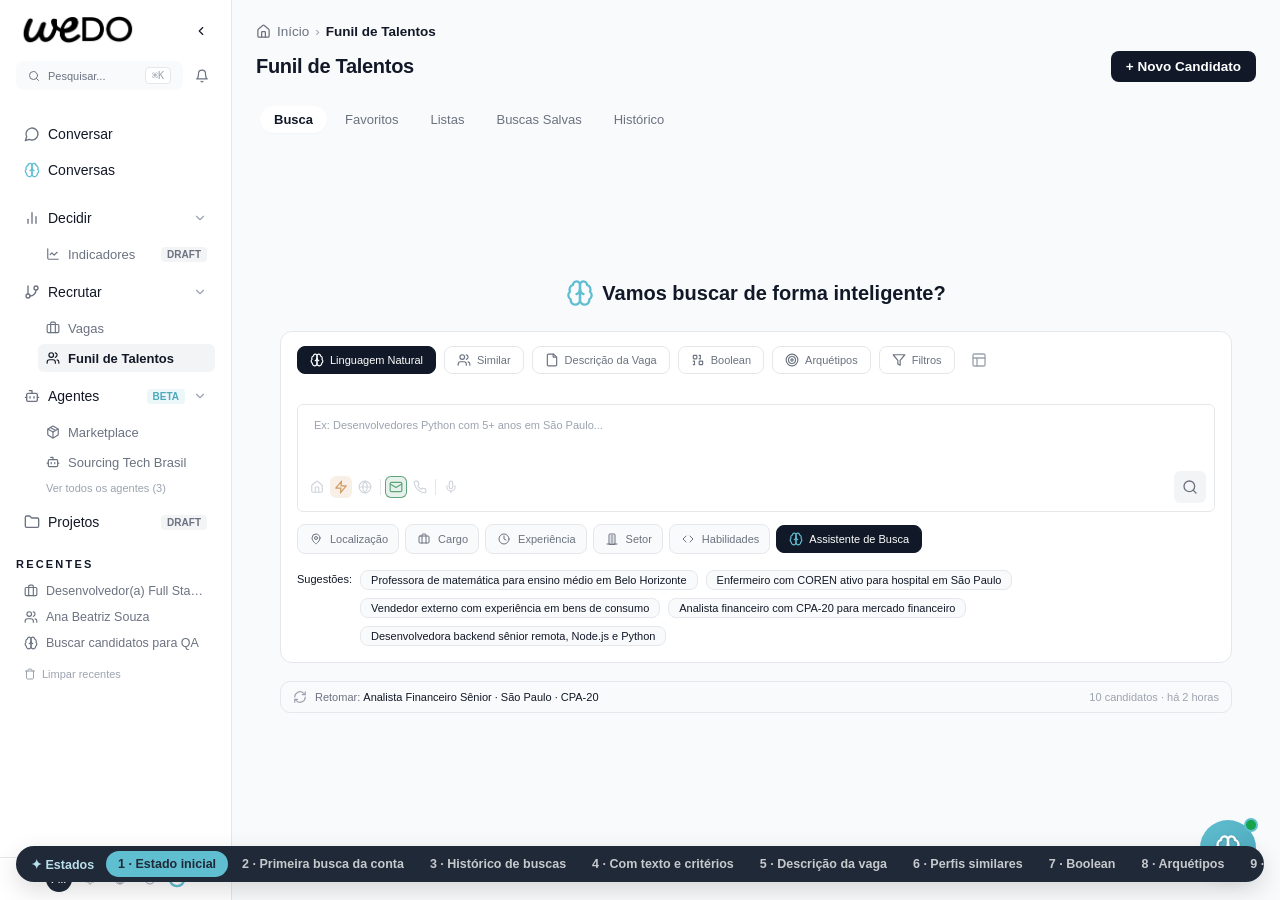
<file: telas/funil/busca-nova.html>
<!DOCTYPE html>
<!-- =========================================================
  Funil de Talentos > Busca (estado inicial)
  Réplica do produto: CandidateSearchBar (LiaPromptHeader +
  SmartSearchInput) com TabsScrollRow, SSIModeNatural e
  SearchSourceToolbar. Medidas e textos vindos do ai-ui.
========================================================= -->
<html lang="pt-BR">
<head>
  <meta charset="utf-8">
  <meta name="viewport" content="width=device-width, initial-scale=1">
  <title>Funil de Talentos: busca — Protótipo WeDOTalent</title>
  <link rel="stylesheet" href="../../styles/tokens.css">
  <link rel="stylesheet" href="../../styles/base.css">
  <style>
    .arq-grid { display: grid; grid-template-columns: repeat(3, 1fr); gap: var(--space-3); margin-top: var(--space-3); }
    .arq { border: 1px solid var(--border-subtle); border-radius: var(--radius-lg); padding: var(--space-4); background: var(--bg-primary); cursor: pointer; }
    .arq:hover { border-color: var(--border-default); box-shadow: var(--shadow-sm); }
    .arq .t { font-size: 13.5px; font-weight: 700; display: flex; align-items: center; gap: 6px; }
    .arq .d { font-size: var(--text-xs); color: var(--text-tertiary); margin-top: 4px; }
    .arq .tags { display: flex; gap: 4px; flex-wrap: wrap; margin-top: var(--space-3); }
    .url-list { display: flex; flex-direction: column; gap: var(--space-2); margin-top: var(--space-3); }
  </style>
</head>
<body>
  <div id="shell" data-nav="Funil de Talentos"></div>

  <div id="tela">
    <div class="crumbs" style="margin-bottom:var(--space-3)">
      <svg viewBox="0 0 24 24" fill="none" stroke="currentColor" stroke-width="2" stroke-linecap="round" stroke-linejoin="round"><path d="M15 21v-8a1 1 0 0 0-1-1h-4a1 1 0 0 0-1 1v8"/><path d="M3 10a2 2 0 0 1 .709-1.528l7-5.999a2 2 0 0 1 2.582 0l7 5.999A2 2 0 0 1 21 10v9a2 2 0 0 1-2 2H5a2 2 0 0 1-2-2z"/></svg>
      <a href="../_em-construcao.html?titulo=Início">Início</a>
      <span class="sep">›</span><b>Funil de Talentos</b>
    </div>

    <div class="page-head">
      <h1>Funil de Talentos</h1>
      <div class="spacer"></div>
      <button class="btn btn-primary" id="btn-novo">+ Novo Candidato</button>
    </div>

    <div class="pill-tabs" role="tablist" id="abas">
      <button class="pill-tab active" role="tab" data-aba="busca">Busca</button>
      <a class="pill-tab" role="tab" href="../_em-construcao.html?titulo=Favoritos">Favoritos</a>
      <a class="pill-tab" role="tab" href="../_em-construcao.html?titulo=Listas">Listas</a>
      <a class="pill-tab" role="tab" href="../_em-construcao.html?titulo=Buscas Salvas">Buscas Salvas</a>
      <button class="pill-tab" role="tab" data-aba="historico">Histórico</button>
    </div>

    <div class="busca-centro" id="area">
      <div class="interno" id="centro"></div>
    </div>
  </div>

  <div class="toast-box" id="toasts"></div>

  <script src="../../screens.js"></script>
  <script src="../../scripts/shell.js"></script>
  <script src="../../scripts/conversas.js"></script>
  <script src="../../scripts/mock.js"></script>
  <script src="../../scripts/proto.js"></script>
  <script src="../../scripts/lia.js"></script>
  <script src="../../scripts/busca.js"></script>
  <script>
  const ic = Busca.ic;

  Lia.mount({ roteiro: [
    { de: "user", texto: "Preciso de um analista financeiro sênior em São Paulo, com CPA-20 e vivência em FP&A" },
    { de: "lia", texto: "Entendi ✦ Já separei os critérios: cargo Analista Financeiro Sênior, São Paulo, 5+ anos, mercado financeiro e as habilidades Excel avançado, Power BI, SQL e CPA-20.", digitando: 1500 },
    { de: "lia", texto: "Na base global isso deve trazer cerca de 340 perfis. Quer que eu comece pelos 10 mais aderentes para você avaliar antes de gastar mais créditos?", digitando: 1200 },
    { de: "user", texto: "Isso, começa com 10" },
  ]});

  function toast(msg) {
    const box = document.getElementById("toasts");
    const t = document.createElement("div");
    t.className = "toast"; t.innerHTML = msg;
    box.appendChild(t); setTimeout(() => t.remove(), 3600);
  }

  /* Buscas anteriores: caminho navegável até a tela com candidatos, sem
     transformar os resultados na porta de entrada do Funil de Talentos. */
  const HISTORICO = [
    { id: 1387, titulo: "Analista Financeiro Sênior · São Paulo · CPA-20", fonte: "Híbrida", qtd: 10, quando: "há 2 horas", chips: Busca.CRITERIOS.slice(0, 4) },
    { id: 1381, titulo: "Professora de matemática para o ensino médio", fonte: "Banco", qtd: 24, quando: "ontem", chips: [] },
    { id: 1374, titulo: "Desenvolvedora backend sênior remota, Node.js e Python", fonte: "Global", qtd: 18, quando: "3 dias atrás", chips: [] },
  ];

  /* Atalho para retomar a ultima busca: fica logo abaixo do campo, no caminho
     do olho de quem chega ao Funil, sem competir com a busca nova. Retomar abre
     o sourcing ja executado, entao nao refaz busca nem cobra credito de novo. */
  function faixaRetomarHTML(busca) {
    if (!busca) return "";
    return `
      <button class="retomar" data-retomar="${busca.id}" type="button">
        ${ic.ciclo(14)}
        <span class="txt">Retomar: <b>${busca.titulo}</b></span>
        <span class="meta">${busca.qtd} candidatos · ${busca.quando}</span>
      </button>`;
  }

  const TITULO_PADRAO = "Vamos buscar de forma inteligente?";
  function header(titulo) {
    return `<div class="lia-prompt">${ic.brain(28)} ${titulo || TITULO_PADRAO}</div>`;
  }

  function montar(html) {
    marcarAba("busca");
    document.getElementById("area").classList.remove("sem-recuo");
    document.getElementById("centro").innerHTML = html;
    ligar();
  }

  function marcarAba(id) {
    document.querySelectorAll("#abas [data-aba]").forEach((b) =>
      b.classList.toggle("active", b.dataset.aba === id));
    document.querySelectorAll("#abas a").forEach((a) => a.classList.remove("active"));
  }

  function historicoHTML() {
    return `
      <div class="hist-lista">
        ${HISTORICO.map((h) => `
          <a class="hist-item" href="sourcing-resultados.html">
            <span class="hist-ico">${ic.search(16)}</span>
            <span class="hist-txt">
              <span class="t">${h.titulo}</span>
              <span class="m">Busca #${h.id} · ${h.fonte} · ${h.qtd} candidatos · ${h.quando}</span>
              ${h.chips.length ? `<span class="c">${h.chips.map((c) => `<span class="chip-tax ${c.cls}">${ic[c.ico](11)} ${c.valor}</span>`).join("")}</span>` : ""}
            </span>
            <span class="hist-abrir">Abrir resultados ${ic.arrow(14)}</span>
          </a>`).join("")}
      </div>`;
  }

  function ligar() {
    document.querySelectorAll("[data-modo]").forEach((b) =>
      b.addEventListener("click", () => Proto.apply(b.dataset.modo)));
    document.querySelectorAll("[data-fonte]").forEach((b) =>
      b.addEventListener("click", () => {
        const f = b.dataset.fonte;
        document.querySelectorAll("[data-fonte]").forEach((x) => {
          x.classList.remove("on-local", "on-hibrida", "on-global");
        });
        b.classList.add("on-" + f);
        toast(f === "local"
          ? "Seu banco de talentos: gratuito e local."
          : f === "hibrida"
            ? "Busca híbrida: consome créditos só na parcela global."
            : "Busca global: mais de 800M de perfis, consome créditos.");
      }));
    document.querySelectorAll("[data-contato]").forEach((b) =>
      b.addEventListener("click", () => b.classList.toggle("on-contato")));
    const assist = document.querySelector("[data-assistente]");
    if (assist) assist.addEventListener("click", () => assist.classList.toggle("off"));
    document.querySelectorAll("[data-buscar]").forEach((b) =>
      b.addEventListener("click", () => {
        Proto.apply("buscando");
        setTimeout(() => { location.href = "sourcing-resultados.html"; }, 1400);
      }));
    // Retomar abre o sourcing que ja rodou: nao passa pelo estado "buscando",
    // porque nao ha busca nova nem credito a gastar.
    const retomar = document.querySelector("[data-retomar]");
    if (retomar) retomar.addEventListener("click", () => {
      location.href = "sourcing-resultados.html";
    });
    document.querySelectorAll(".sug-chip").forEach((b) =>
      b.addEventListener("click", () => {
        const ta = document.querySelector(".sc-field textarea");
        if (ta) { ta.value = b.textContent.trim(); ta.focus(); }
        document.querySelector(".sc-submit")?.classList.add("ativo");
      }));
    const filtros = document.querySelector("[data-filtros]");
    if (filtros) filtros.addEventListener("click", () =>
      Busca.abrirFiltros(document.body, { fonte: "hibrida" }, (n) => {
        const b = document.querySelector("[data-filtros]");
        if (b) b.classList.toggle("on-filtros", n > 0);
        toast(`Filtros aplicados: ${n} ativo${n === 1 ? "" : "s"}.`);
      }));
    // atalho do produto: volta para os resultados da busca em andamento
    const atalho = document.querySelector(".sc-gotoresults");
    if (atalho) {
      atalho.setAttribute("title", "Ver os resultados da última busca");
      atalho.addEventListener("click", () => { location.href = "sourcing-resultados.html"; });
    }
  }

  document.querySelectorAll("#abas [data-aba]").forEach((b) =>
    b.addEventListener("click", () => Proto.apply(b.dataset.aba === "historico" ? "historico" : "natural")));

  Proto.states([
    { id: "natural", label: "Estado inicial", render: () =>
        montar(header() + Busca.caixa({ modo: "natural", tags: "vazio", fonte: "hibrida" })
               + faixaRetomarHTML(HISTORICO[0])) },

    { id: "sem-historico", label: "Primeira busca da conta", render: () =>
        montar(header() + Busca.caixa({ modo: "natural", tags: "vazio", fonte: "hibrida" })
               + faixaRetomarHTML(null)) },

    { id: "historico", label: "Histórico de buscas", render: () => {
        marcarAba("historico");
        document.getElementById("area").classList.add("sem-recuo");
        document.getElementById("centro").innerHTML = `
          <div class="hist-cab">
            <h2>Buscas anteriores</h2>
            <p>Abra uma busca para ver os candidatos que ela trouxe, continuar de onde parou ou refazer com outros critérios.</p>
          </div>` + historicoHTML();
      } },

    { id: "digitado", label: "Com texto e critérios", render: () =>
        montar(header() + Busca.caixa({
          modo: "natural", tags: "preenchido", fonte: "hibrida", preview: true,
          texto: "Analista financeiro sênior em São Paulo, 5+ anos no mercado financeiro, com CPA-20, Excel avançado, Power BI e SQL",
        })) },

    { id: "jd", label: "Descrição da vaga", render: () =>
        montar(header() + Busca.caixa({
          modo: "jd", tags: "preenchido", fonte: "global", preview: true, texto: Busca.TEXTO_JD, altura: 200,
          placeholder: "Cole aqui a descrição completa da vaga",
        }) + `<p class="sc-dica" style="margin-top:10px">O texto colado continua guardado na busca, mas quem identifica a busca na tela de resultados passa a ser a taxonomia acima. O texto fica a um clique em <b>Ver texto original</b>.</p>`) },

    { id: "similar", label: "Perfis similares", render: () =>
        montar(header() + Busca.caixa({
          modo: "similar", tags: "vazio", fonte: "global", semSubmit: true, sugestoes: false,
          placeholder: "Cole o LinkedIn de quem você quer usar como referência",
        }) + `
        <div class="url-list">
          <div class="token-field">${ic.users(13)} linkedin.com/in/analista-financeiro-referencia ${ic.x(12)}</div>
          <div class="token-field">${ic.doc(13)} curriculo-referencia.pdf ${ic.x(12)}</div>
          <button class="btn btn-sm btn-secondary" style="align-self:flex-start">${ic.plus(13)} Adicionar perfil ou currículo</button>
        </div>`) },

    { id: "boolean", label: "Boolean", render: () =>
        montar(header() + Busca.caixa({
          modo: "boolean", tags: "vazio", fonte: "global", sugestoes: false,
          texto: '("analista financeiro" OR "FP&A") AND ("CPA-20" OR "CPA 20") AND ("São Paulo" OR SP) NOT estagiário',
          placeholder: "Escreva a expressão booleana",
        }) + `<p class="sc-dica" style="margin-top:10px">No modo Boolean a LIA não extrai critérios: a busca é identificada pela própria expressão, truncada em uma linha na tela de resultados.</p>`) },

    { id: "arquetipos", label: "Arquétipos", render: () =>
        montar(header() + Busca.caixa({
          modo: "arquetipos", tags: "vazio", fonte: "global", semSubmit: true, sugestoes: false,
          placeholder: "Escolha um arquétipo salvo ou crie um novo a partir de uma contratação de sucesso",
        }) + `
        <div class="arq-grid">
          <div class="arq"><div class="t">🎯 Analista Financeiro Sênior</div>
            <div class="d">Criado a partir da contratação de Juliana Martins</div>
            <div class="tags"><span class="chip">FP&A</span><span class="chip">CPA-20</span><span class="chip">São Paulo</span></div></div>
          <div class="arq"><div class="t">📊 Controller</div>
            <div class="d">Usado em 4 buscas nos últimos 90 dias</div>
            <div class="tags"><span class="chip">Orçamento</span><span class="chip">Power BI</span></div></div>
          <div class="arq"><div class="t">💼 Business Partner</div>
            <div class="d">Arquétipo público da conta</div>
            <div class="tags"><span class="chip">Budget</span><span class="chip">SAP</span></div></div>
        </div>`) },

    { id: "buscando", label: "Buscando", render: () => {
        montar(header("LIA está buscando...") + Busca.caixa({
          modo: "natural", tags: "preenchido", fonte: "hibrida", semSubmit: true, sugestoes: false,
          texto: "Analista financeiro sênior em São Paulo, 5+ anos no mercado financeiro, com CPA-20",
        }));
        document.getElementById("centro").insertAdjacentHTML("beforeend", `
          <div class="fs-overlay" style="position:static;padding:var(--space-6) 0">
            <span class="ring"></span>
            <h4>Procurando candidatos na base global…</h4>
            <p>Buscas na base global podem levar até 1 minuto. Os resultados aparecem aqui assim que estiverem prontos.</p>
            <span class="sc-dica">${ic.coin(12)} 10 créditos reservados para esta busca</span>
          </div>`); } },

    { id: "erro", label: "Erro", render: () => {
        montar(header() + Busca.caixa({
          modo: "natural", tags: "preenchido", fonte: "global", sugestoes: false,
          texto: "Analista financeiro sênior em São Paulo, 5+ anos, CPA-20",
        }));
        document.getElementById("centro").insertAdjacentHTML("beforeend", `
          <div class="error-banner" style="margin-top:var(--space-4)">⚠ A base global não respondeu agora. Nenhum crédito foi consumido.
            <span style="flex:1"></span><button class="btn btn-sm btn-secondary">Tentar de novo</button></div>`); } },
  ]);
  </script>
</body>
</html>
</file>
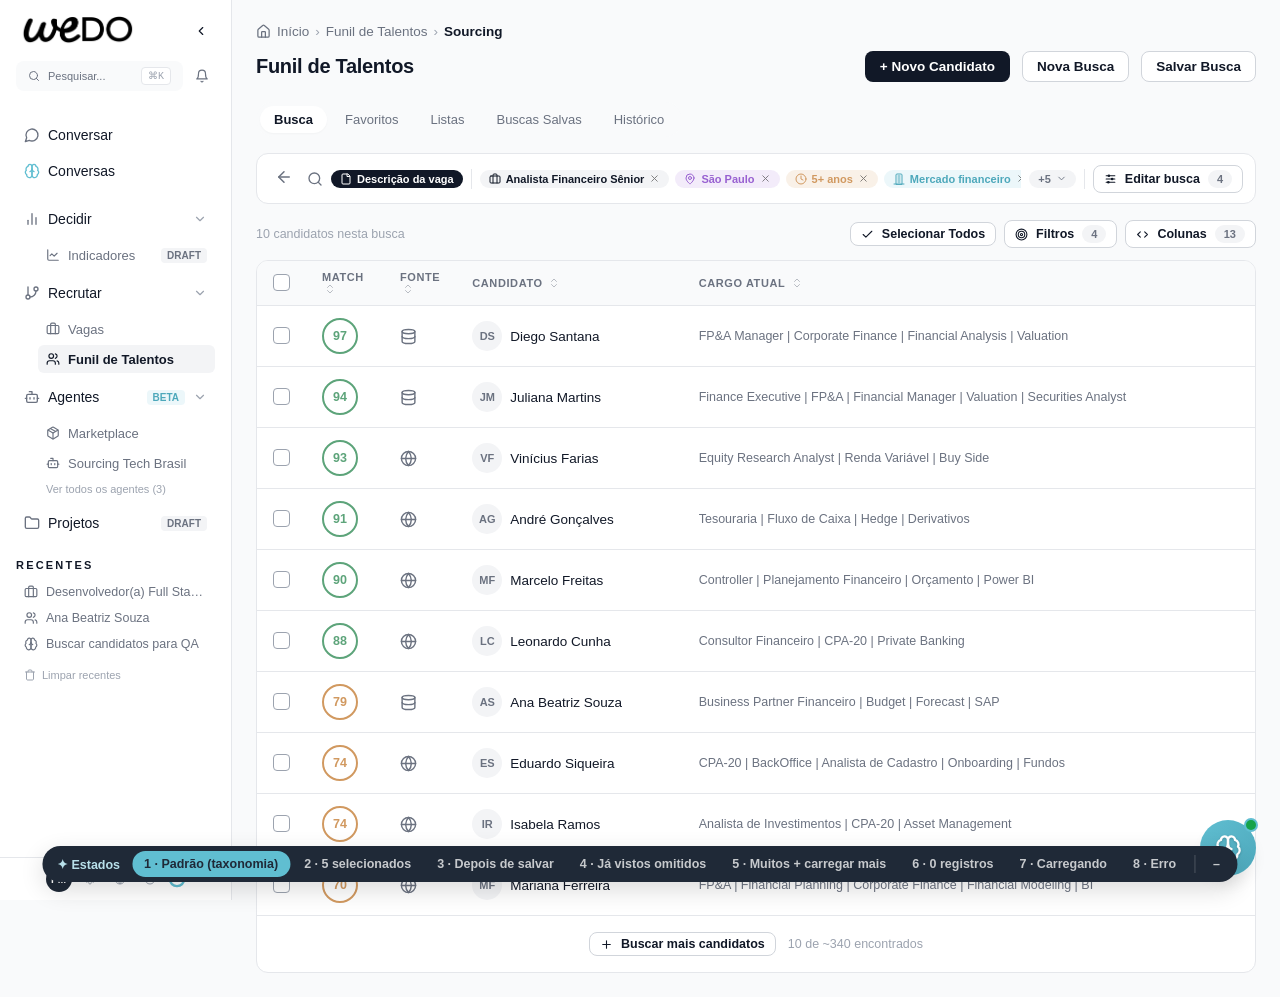
<file: telas/funil/sourcing-resultados.html>
<!DOCTYPE html>
<!-- =========================================================
  Funil de Talentos > Sourcing (resultados da busca)
  Réplica da tela do produto (ai-ui: SearchResultsHeader +
  CandidatesTableArea) com as propostas de melhoria:
   1. taxonomia no lugar do texto corrido da busca
   2. uma porta só para editar a busca (painel lateral)
   3. salvar na vaga sem perder a busca
   5. continuar a mesma busca sem repetir quem já foi visto
========================================================= -->
<html lang="pt-BR">
<head>
  <meta charset="utf-8">
  <meta name="viewport" content="width=device-width, initial-scale=1">
  <title>Sourcing: resultados da busca — Protótipo WeDOTalent</title>
  <link rel="stylesheet" href="../../styles/tokens.css">
  <link rel="stylesheet" href="../../styles/base.css">
  <style>
    /* layout específico desta tela */
    .controls-row { display: flex; align-items: center; gap: var(--space-2); margin-bottom: var(--space-3); }
    .controls-row .spacer { flex: 1; }
    .res-count { font-size: var(--text-sm); color: var(--text-tertiary); }
    .tbl td.c-check, .tbl th.c-check { width: 44px; }
    .tbl td.c-match, .tbl th.c-match { width: 78px; }
    .tbl td.c-fonte, .tbl th.c-fonte { width: 68px; }
    .tbl td.c-cargo { color: var(--text-secondary); font-size: var(--text-sm); }
    .nome-cell { display: flex; align-items: center; gap: var(--space-2); }
    .skeleton-row { height: 44px; }
  </style>
</head>
<body>
  <div id="shell" data-nav="Funil de Talentos"></div>

  <div id="tela">
    <div class="crumbs" style="margin-bottom:var(--space-3)">
      <svg viewBox="0 0 24 24" fill="none" stroke="currentColor" stroke-width="2" stroke-linecap="round" stroke-linejoin="round"><path d="M15 21v-8a1 1 0 0 0-1-1h-4a1 1 0 0 0-1 1v8"/><path d="M3 10a2 2 0 0 1 .709-1.528l7-5.999a2 2 0 0 1 2.582 0l7 5.999A2 2 0 0 1 21 10v9a2 2 0 0 1-2 2H5a2 2 0 0 1-2-2z"/></svg>
      <a href="../_em-construcao.html?titulo=Início">Início</a>
      <span class="sep">›</span><a href="../_em-construcao.html?titulo=Funil de Talentos">Funil de Talentos</a>
      <span class="sep">›</span><b>Sourcing</b>
    </div>
    <div class="page-head">
      <h1>Funil de Talentos</h1>
      <div class="spacer"></div>
      <button class="btn btn-primary" id="btn-novo">+ Novo Candidato</button>
      <button class="btn btn-secondary" id="btn-nova-busca">Nova Busca</button>
      <button class="btn btn-secondary" id="btn-salvar-busca">Salvar Busca</button>
    </div>

    <div class="pill-tabs" role="tablist">
      <a class="pill-tab active" role="tab" href="busca-nova.html">Busca</a>
      <a class="pill-tab" role="tab" href="../_em-construcao.html?titulo=Favoritos">Favoritos</a>
      <a class="pill-tab" role="tab" href="../_em-construcao.html?titulo=Listas">Listas</a>
      <a class="pill-tab" role="tab" href="../_em-construcao.html?titulo=Buscas Salvas">Buscas Salvas</a>
      <a class="pill-tab" role="tab" href="busca-nova.html?estado=historico">Histórico</a>
    </div>

    <div id="barra-busca"></div>

    <div id="controles"></div>
    <div id="sel-bar"></div>

    <div class="table-wrap" id="tabela"></div>
  </div>

  <div id="camadas"></div>
  <div class="toast-box" id="toasts"></div>

  <script src="../../screens.js"></script>
  <script src="../../scripts/shell.js"></script>
  <script src="../../scripts/conversas.js"></script>
  <script src="../../scripts/mock.js"></script>
  <script src="../../scripts/proto.js"></script>
  <script src="../../scripts/lia.js"></script>
  <script src="../../scripts/busca.js"></script>
  <script>
  /* ---------- ícones (lucide inline, padrão do shell.js) ---------- */
  const I = (p, s) => `<svg width="${s || 16}" height="${s || 16}" viewBox="0 0 24 24" fill="none" stroke="currentColor" stroke-width="2" stroke-linecap="round" stroke-linejoin="round" aria-hidden="true">${p}</svg>`;
  const ic = {
    back: (s) => I('<path d="M19 12H5"/><path d="m12 19-7-7 7-7"/>', s),
    search: (s) => I('<circle cx="11" cy="11" r="8"/><path d="m21 21-4.3-4.3"/>', s),
    brief: (s) => I('<path d="M16 20V4a2 2 0 0 0-2-2h-4a2 2 0 0 0-2 2v16"/><rect width="20" height="14" x="2" y="6" rx="2"/>', s),
    pin: (s) => I('<path d="M20 10c0 6-8 12-8 12s-8-6-8-12a8 8 0 0 1 16 0Z"/><circle cx="12" cy="10" r="3"/>', s),
    clock: (s) => I('<circle cx="12" cy="12" r="10"/><polyline points="12 6 12 12 16 14"/>', s),
    build: (s) => I('<path d="M6 22V4a2 2 0 0 1 2-2h8a2 2 0 0 1 2 2v18Z"/><path d="M2 22h20"/><path d="M10 6h4M10 10h4M10 14h4M10 18h4"/>', s),
    code: (s) => I('<polyline points="16 18 22 12 16 6"/><polyline points="8 6 2 12 8 18"/>', s),
    doc: (s) => I('<path d="M15 2H6a2 2 0 0 0-2 2v16a2 2 0 0 0 2 2h12a2 2 0 0 0 2-2V7Z"/><path d="M14 2v5h5"/>', s),
    sliders: (s) => I('<line x1="4" x2="20" y1="7" y2="7"/><line x1="4" x2="20" y1="13" y2="13"/><line x1="4" x2="20" y1="19" y2="19"/><circle cx="9" cy="7" r="2.4" fill="currentColor" stroke="none"/><circle cx="15" cy="13" r="2.4" fill="currentColor" stroke="none"/><circle cx="8" cy="19" r="2.4" fill="currentColor" stroke="none"/>', s),
    chevD: (s) => I('<path d="m6 9 6 6 6-6"/>', s),
    x: (s) => I('<path d="M18 6 6 18"/><path d="m6 6 12 12"/>', s),
    check: (s) => I('<polyline points="20 6 9 17 4 12"/>', s),
    plus: (s) => I('<path d="M5 12h14"/><path d="M12 5v14"/>', s),
    globe: (s) => I('<circle cx="12" cy="12" r="10"/><path d="M12 2a14.5 14.5 0 0 0 0 20 14.5 14.5 0 0 0 0-20"/><path d="M2 12h20"/>', s),
    db: (s) => I('<ellipse cx="12" cy="5" rx="9" ry="3"/><path d="M3 5V19A9 3 0 0 0 21 19V5"/><path d="M3 12A9 3 0 0 0 21 12"/>', s),
    book: (s) => I('<path d="m19 21-7-4-7 4V5a2 2 0 0 1 2-2h10a2 2 0 0 1 2 2v16Z"/>', s),
    arrow: (s) => I('<path d="M5 12h14"/><path d="m12 5 7 7-7 7"/>', s),
    coin: (s) => I('<circle cx="12" cy="12" r="10"/><path d="M12 6v12"/><path d="M9.5 9.5h5"/><path d="M9.5 14.5h5"/>', s),
    eye: (s) => I('<path d="M2 12s3.6-7 10-7 10 7 10 7-3.6 7-10 7-10-7-10-7Z"/><circle cx="12" cy="12" r="3"/>', s),
    alert: (s) => I('<circle cx="12" cy="12" r="10"/><path d="M12 8v4"/><path d="M12 16h.01"/>', s),
    alvo: (s) => I('<circle cx="12" cy="12" r="10"/><circle cx="12" cy="12" r="6"/><circle cx="12" cy="12" r="2"/>', s),
    colunas: (s) => I('<polyline points="8 7 3 12 8 17"/><polyline points="16 7 21 12 16 17"/>', s),
    ordenar: (s) => I('<path d="m7 15 5 5 5-5"/><path d="m7 9 5-5 5 5"/>', s),
    lista: (s) => I('<line x1="8" x2="21" y1="6" y2="6"/><line x1="8" x2="21" y1="12" y2="12"/><line x1="8" x2="21" y1="18" y2="18"/><line x1="3" x2="3.01" y1="6" y2="6"/><line x1="3" x2="3.01" y1="12" y2="12"/><line x1="3" x2="3.01" y1="18" y2="18"/>', s),
    mail: (s) => I('<rect width="20" height="16" x="2" y="4" rx="2"/><path d="m22 7-10 6L2 7"/>', s),
    prancheta: (s) => I('<rect width="8" height="4" x="8" y="2" rx="1"/><path d="M16 4h2a2 2 0 0 1 2 2v14a2 2 0 0 1-2 2H6a2 2 0 0 1-2-2V6a2 2 0 0 1 2-2h2"/><path d="m9 14 2 2 4-4"/>', s),
    estrela: (s) => I('<path d="M11.5 3.2a.6.6 0 0 1 1 0l2.2 4.5 5 .7a.6.6 0 0 1 .3 1l-3.6 3.5.9 5a.6.6 0 0 1-.9.6L12 16.1l-4.4 2.4a.6.6 0 0 1-.9-.6l.9-5-3.6-3.5a.6.6 0 0 1 .3-1l5-.7Z"/>', s),
    olhoCortado: (s) => I('<path d="M10.7 5.1A9.9 9.9 0 0 1 12 5c6.4 0 10 7 10 7a15 15 0 0 1-2.2 3.1"/><path d="M6.6 6.6A15.3 15.3 0 0 0 2 12s3.6 7 10 7a9.7 9.7 0 0 0 5.4-1.6"/><path d="m2 2 20 20"/><path d="M9.9 9.9a3 3 0 0 0 4.2 4.2"/>', s),
    nuvem: (s) => I('<path d="M12 13v8l-4-4"/><path d="m12 21 4-4"/><path d="M4.4 15.5A5 5 0 0 1 7 6a7 7 0 0 1 13.3 2.2A4.5 4.5 0 0 1 19.5 17"/>', s),
    mais: (s) => I('<circle cx="12" cy="12" r="1.6"/><circle cx="19" cy="12" r="1.6"/><circle cx="5" cy="12" r="1.6"/>', s),
    alerta: (s) => I('<path d="m21.7 18-8-14a2 2 0 0 0-3.4 0l-8 14A2 2 0 0 0 4 21h16a2 2 0 0 0 1.7-3Z"/><path d="M12 9v4"/><path d="M12 17h.01"/>', s),
    users: (s) => I('<path d="M16 21v-2a4 4 0 0 0-4-4H6a4 4 0 0 0-4 4v2"/><circle cx="9" cy="7" r="4"/><path d="M22 21v-2a4 4 0 0 0-3-3.87"/><path d="M16 3.13a4 4 0 0 1 0 7.75"/>', s),
  };

  /* ---------- LIA contextual da tela ---------- */
  Lia.mount({ roteiro: [
    { de: "user", texto: "Achei bons perfis nessa busca, mas preciso de mais gente com CPA-20. Consegue ampliar sem repetir quem já vi?" },
    { de: "lia", texto: "Consigo ✦ Vou continuar a mesma busca a partir do ponto em que paramos, então os 5 que você já salvou na vaga não entram de novo e você não paga por eles outra vez.", digitando: 1600 },
    { de: "lia", texto: "Encontrei mais 340 perfis compatíveis na base global. Quer que eu traga os próximos 10, priorizando quem tem CPA-20 e experiência em FP&A?", digitando: 1200 },
    { de: "user", texto: "Pode trazer" },
    { de: "lia", texto: "Prontinho. Adicionei 10 perfis novos ao final da lista e deixei sua seleção intacta.", digitando: 1400 },
  ]});

  /* ---------- dados ---------- */
  const m = Mock.seed(23);
  const CARGOS_LINHA = [
    "FP&A | Financial Planning | Corporate Finance | Financial Modeling | BI",
    "Finance Executive | FP&A | Financial Manager | Valuation | Securities Analyst",
    "Equity Research Analyst | Renda Variável | Buy Side",
    "CPA-20 | BackOffice | Analista de Cadastro | Onboarding | Fundos",
    "FP&A Manager | Corporate Finance | Financial Analysis | Valuation",
    "Controller | Planejamento Financeiro | Orçamento | Power BI",
    "Analista de Investimentos | CPA-20 | Asset Management",
    "Business Partner Financeiro | Budget | Forecast | SAP",
    "Tesouraria | Fluxo de Caixa | Hedge | Derivativos",
    "Consultor Financeiro | CPA-20 | Private Banking",
    "Analista de Crédito Sênior | Risco | Basileia",
    "Planejamento Financeiro | M&A | Due Diligence | Excel avançado",
  ];
  function gerar(n, offset) {
    const lista = Array.from({ length: n }, (_, i) => {
      const c = m.candidato();
      return {
        id: "c" + (offset + i),
        nome: c.nome, iniciais: c.iniciais,
        cargo: CARGOS_LINHA[(offset + i) % CARGOS_LINHA.length],
        score: 68 + (c.score % 30), // busca de sourcing devolve match alto (ordenado por relevância)
        fonte: (offset + i) % 3 === 1 ? "local" : "global",
      };
    });
    // a busca chega ordenada por relevância (match desc), como no produto
    return lista.sort((a, b) => b.score - a.score);
  }

  const TEXTO_BUSCA = `Sobre a vaga: procuramos Analista Financeiro Sênior para atuar no time de planejamento financeiro em São Paulo, modelo híbrido, 3 dias no escritório.

Responsabilidades:
• Atender às demandas de FP&A, construindo e mantendo o modelo de projeção de resultados da companhia;
• Elaborar o orçamento anual e as revisões trimestrais junto às áreas de negócio;
• Apoiar o fechamento mensal, analisando desvios de orçado x realizado e propondo planos de ação;
• Construir relatórios gerenciais e apresentações para o board e para o conselho;
• Dar suporte a estudos de viabilidade, valuation e projetos de M&A.

Requisitos:
• Superior completo em Administração, Economia, Engenharia ou Contabilidade;
• 5+ anos de experiência no mercado financeiro;
• Domínio de Excel avançado, Power BI e SQL;
• Certificação CPA-20 será considerada diferencial;
• Inglês avançado para interação com investidores.`;

  const CRITERIOS = [
    { k: "cargo", cls: "chip-cargo", ico: "brief", label: "Cargo", valor: "Analista Financeiro Sênior" },
    { k: "local", cls: "chip-local", ico: "pin", label: "Localização", valor: "São Paulo" },
    { k: "exp", cls: "chip-exp", ico: "clock", label: "Experiência", valor: "5+ anos" },
    { k: "setor", cls: "chip-setor", ico: "build", label: "Setor", valor: "Mercado financeiro" },
    { k: "s1", cls: "chip-skill", ico: "code", label: "Habilidades", valor: "Excel avançado" },
    { k: "s2", cls: "chip-skill", ico: "code", label: "Habilidades", valor: "Power BI" },
    { k: "s3", cls: "chip-skill", ico: "code", label: "Habilidades", valor: "SQL" },
    { k: "s4", cls: "chip-skill", ico: "code", label: "Habilidades", valor: "CPA-20" },
    { k: "s5", cls: "chip-skill", ico: "code", label: "Habilidades", valor: "Inglês avançado" },
  ];
  const CHIPS_VISIVEIS = 4;

  /* ---------- estado da tela ---------- */
  const S = {
    linhas: [],
    sel: new Set(),
    salvos: new Set(),
    criterios: CRITERIOS.slice(),
    omitidos: 0,
    mostrarOmitidos: false,
    total: 340,
    filtros: 4,
    daVaga: true,
    vaga: "Analista Financeiro Sênior",
  };

  const $ = (s) => document.querySelector(s);
  const camadas = () => document.getElementById("camadas");

  function toast(msg) {
    const box = document.getElementById("toasts");
    const t = document.createElement("div");
    t.className = "toast";
    t.innerHTML = msg;
    box.appendChild(t);
    setTimeout(() => t.remove(), 3600);
  }

  /* ---------- controles da tabela (Selecionar Todos / Filtros / Colunas) ---------- */
  function controlesHTML() {
    return `
      <button class="btn btn-sm btn-secondary" id="btn-select-all">${ic.check(13)} Selecionar Todos</button>
      <button class="btn btn-sm btn-secondary ${S.filtros ? "com-filtros" : ""}" id="btn-filtros">${ic.alvo(13)} Filtros${S.filtros ? ` <span class="badge badge-gray">${S.filtros}</span>` : ""}</button>
      <button class="btn btn-sm btn-secondary" id="btn-colunas">${ic.colunas(13)} Colunas <span class="badge badge-gray">13</span></button>`;
  }
  function ligarControles() {
    const sa = document.getElementById("btn-select-all");
    if (sa) sa.addEventListener("click", () => {
      if (S.sel.size === S.linhas.length) S.sel.clear();
      else S.linhas.forEach((c) => S.sel.add(c.id));
      renderBarra(); renderTabela(); renderBulk();
    });
    const f = document.getElementById("btn-filtros");
    if (f) f.addEventListener("click", () => abrirFiltrosAvancados());
    const cl = document.getElementById("btn-colunas");
    if (cl) cl.addEventListener("click", () => toast("Abre o painel de colunas (13 colunas disponíveis)."));
  }

  /* ---------- barra da busca ---------- */
  function barraProposta() {
    const vis = S.criterios.slice(0, CHIPS_VISIVEIS);
    const resto = S.criterios.length - vis.length;
    const chips = vis.map((c) => `
      <span class="chip-tax ${c.cls}" data-crit="${c.k}" title="${c.label}: ${c.valor}">
        ${ic[c.ico](12)}${c.valor}
        <button class="chip-tax rm" data-rm="${c.k}" aria-label="Remover ${c.label}" style="padding:0;background:none">${ic.x(11)}</button>
      </span>`).join("");
    return `
      <div class="query-bar">
        <button class="icon-btn" id="btn-voltar" aria-label="Voltar para a busca">${ic.back(18)}</button>
        <span class="qb-ico">${ic.search(16)}</span>
        <button class="chip-tax chip-modo" id="btn-modo" title="Ver o texto usado nesta busca">${ic.doc(12)} Descrição da vaga</button>
        <span class="qb-sep"></span>
        <div class="qb-chips">${chips}</div>
        ${resto > 0 ? `<button class="chip-tax chip-mais" id="btn-mais-crit">+${resto} ${ic.chevD(11)}</button>` : ""}
        <span class="qb-sep"></span>
        <button class="btn btn-sm btn-secondary" id="btn-editar">${ic.sliders(13)} Editar busca${S.filtros ? ` <span class="badge badge-gray">${S.filtros}</span>` : ""}</button>
      </div>`;
  }

  function renderBarra() {
    document.getElementById("barra-busca").innerHTML = barraProposta();
    // os controles da tabela ganham uma linha só deles, porque a barra da
    // busca passa a carregar a taxonomia.
    document.getElementById("controles").innerHTML = `
      <div class="controls-row">
        <span class="res-count" id="res-count"></span>
        <div class="spacer"></div>
        ${controlesHTML()}
      </div>`;
    ligarControles();
    const chipModo = document.getElementById("btn-modo");
    if (chipModo) chipModo.addEventListener("click", abrirTexto);
    const voltarBusca = document.getElementById("btn-voltar");
    if (voltarBusca) voltarBusca.addEventListener("click", () => { location.href = "busca-nova.html"; });
    $("#btn-editar").addEventListener("click", () => abrirEditar("natural"));
    const mais = $("#btn-mais-crit");
    if (mais) mais.addEventListener("click", () => abrirEditar("natural"));
    document.querySelectorAll("[data-crit]").forEach((el) =>
      el.addEventListener("click", () => abrirEditar("natural")));
    document.querySelectorAll("[data-rm]").forEach((el) =>
      el.addEventListener("click", (ev) => {
        ev.stopPropagation();
        const k = el.dataset.rm;
        const c = S.criterios.find((x) => x.k === k);
        S.criterios = S.criterios.filter((x) => x.k !== k);
        renderBarra();
        toast(`Critério <b>${c.valor}</b> removido. Clique em Editar busca para refazer a busca.`);
      }));
  }

  /* ---------- tabela ---------- */
  function linhaHTML(c) {
    const on = S.sel.has(c.id);
    const salvo = S.salvos.has(c.id);
    const ring = c.score >= 80 ? "" : c.score >= 65 ? " media" : " baixa";
    return `<tr class="${salvo ? "row-salvo" : ""}" data-id="${c.id}">
      <td class="c-check"><button class="check ${on ? "on" : ""}" data-check="${c.id}" role="checkbox" aria-checked="${on}" aria-label="Selecionar ${c.nome}">${ic.check(12)}</button></td>
      <td class="c-match"><span class="match-ring${ring}">${c.score}</span></td>
      <td class="c-fonte"><span class="fonte-ico" title="${c.fonte === "global" ? "Busca global" : "Banco de talentos"}">${c.fonte === "global" ? ic.globe(17) : ic.db(17)}</span></td>
      <td>
        <div class="nome-cell">
          <span class="avatar">${c.iniciais}</span>
          <span class="nm">${c.nome}</span>
          ${salvo ? `<span class="badge badge-cyan">${ic.check(11)} Na vaga</span>` : ""}
        </div>
      </td>
      <td class="c-cargo">${c.cargo}</td>
    </tr>`;
  }

  function renderTabela(opts) {
    opts = opts || {};
    const aviso = S.omitidos && !S.mostrarOmitidos
      ? `<div class="hint-row">${ic.eye(15)} <span><b>${S.omitidos} perfis</b> que você já viu nesta vaga foram omitidos para não gastar créditos de novo.</span>
           <button class="link" id="btn-mostrar-omitidos">Mostrar mesmo assim</button></div>` : "";
    const rodape = opts.semRodape ? "" : `
      <div class="load-more">
        <button class="btn btn-sm btn-secondary" id="btn-mais">${ic.plus(13)} Buscar mais candidatos</button>
        <span class="meta" id="meta-mais">${S.linhas.length} de ~${S.total} encontrados${S.salvos.size ? ` · ${S.salvos.size} já na vaga` : ""}</span>
      </div>`;
    document.getElementById("tabela").innerHTML = `
      ${aviso}
      <table class="tbl">
        <thead><tr>
          <th class="c-check"><button class="check ${S.sel.size && S.sel.size === S.linhas.length ? "on" : S.sel.size ? "parcial" : ""}" aria-label="Selecionar todos"></button></th>
          <th class="c-match">Match ${ic.ordenar(12)}</th>
          <th class="c-fonte">Fonte ${ic.ordenar(12)}</th>
          <th>Candidato ${ic.ordenar(12)}</th>
          <th>Cargo atual ${ic.ordenar(12)}</th>
        </tr></thead>
        <tbody>${S.linhas.map(linhaHTML).join("")}</tbody>
      </table>
      ${rodape}`;
    const rc = document.getElementById("res-count");
    if (rc) rc.textContent = `${S.linhas.length} candidato${S.linhas.length === 1 ? "" : "s"} nesta busca`;

    document.querySelectorAll("[data-check]").forEach((b) =>
      b.addEventListener("click", () => {
        const id = b.dataset.check;
        S.sel.has(id) ? S.sel.delete(id) : S.sel.add(id);
        renderBarra(); renderTabela(opts); renderBulk();
      }));
    const mostrar = document.getElementById("btn-mostrar-omitidos");
    if (mostrar) mostrar.addEventListener("click", () => {
      S.mostrarOmitidos = true;
      S.linhas = S.linhas.concat(gerar(S.omitidos, 900));
      S.omitidos = 0;
      renderTabela(opts);
      toast("Perfis já vistos voltaram para a lista. Eles não geram cobrança nova.");
    });
    const mais = document.getElementById("btn-mais");
    if (mais) mais.addEventListener("click", buscarMais);
  }

  function buscarMais() {
    const btn = document.getElementById("btn-mais");
    btn.disabled = true;
    btn.innerHTML = "Buscando mais candidatos…";
    setTimeout(() => {
      S.linhas = S.linhas.concat(gerar(6, S.linhas.length + 100));
      renderTabela();
      toast("6 novos perfis adicionados. Sua seleção foi mantida.");
    }, 900);
  }

  /* ---------- barra de ações em lote (posição do produto) ---------- */
  function renderBulk() {
    const box = document.getElementById("sel-bar");
    Busca.fecharMenus();
    if (!S.sel.size) { box.innerHTML = ""; return; }
    const n = S.sel.size;
    box.innerHTML = Busca.selBarHTML({ n: n, total: S.linhas.length, daVaga: S.daVaga });

    const liga = (acao, fn) => {
      const el = box.querySelector(`[data-sel="${acao}"]`);
      if (el) el.addEventListener("click", fn);
    };
    liga("salvar", () => salvarEContinuar());
    liga("escolher", () => toast("Abre o seletor de vagas (busca fora do contexto de uma vaga)."));
    liga("lista", () => toast("Abre a escolha da lista de destino."));
    liga("mensagem", () => toast("Abre o envio de mensagem em massa."));
    liga("wsi", () => toast("Dispara a triagem WSI para os selecionados."));
    liga("limpar", () => { S.sel.clear(); renderBarra(); renderTabela(); renderBulk(); });
    liga("variacoes", (ev) => {
      ev.stopPropagation();
      Busca.abrirMenu(box.querySelector('[data-sel="variacoes"]'), Busca.menuVariacoes(n), (acao) => {
        if (acao === "voltar") {
          salvarEContinuar(true);
          toast(`Abrindo a vaga <b>${S.vaga}</b> com ${n} candidatos em processamento…`);
          setTimeout(() => { location.href = "../vagas/vaga-kanban.html?estado=importando"; }, 900);
        } else salvarEContinuar();
      }, camadas());
    });
    liga("mais", (ev) => {
      ev.stopPropagation();
      Busca.abrirMenu(box.querySelector('[data-sel="mais"]'), Busca.menuMais(n),
        () => toast("Ação que já existe no produto, mantida no menu para não lotar a barra."), camadas());
    });
  }

  function salvarEContinuar(silencioso) {
    const n = S.sel.size;
    S.sel.forEach((id) => S.salvos.add(id));
    S.sel.clear();
    renderBarra(); renderTabela(); renderBulk();
    if (!silencioso) toast(`<b>${n} candidatos salvos na vaga</b><br>${S.vaga} · você continua na busca`);
  }

  /* ---------- popover do texto original ---------- */
  function abrirTexto(ev) {
    fecharCamadas();
    const alvo = (ev && ev.currentTarget) || document.getElementById("btn-modo");
    const anchor = alvo.getBoundingClientRect();
    const el = document.createElement("div");
    el.className = "popover";
    el.style.top = (anchor.bottom + window.scrollY + 8) + "px";
    el.style.left = Math.min(Math.max(24, anchor.left + window.scrollX - 20), window.innerWidth - 640) + "px";
    el.style.position = "absolute";
    el.innerHTML = `
      <h4>Texto usado na busca</h4>
      <div class="pv-txt">${TEXTO_BUSCA}</div>
      <div class="pv-foot">
        <span>${TEXTO_BUSCA.length} caracteres · ${CRITERIOS.length} critérios reconhecidos pela LIA</span>
        <button class="btn btn-sm btn-secondary" id="pv-editar">${ic.sliders(13)} Editar busca</button>
      </div>`;
    camadas().appendChild(el);
    document.getElementById("pv-editar").addEventListener("click", () => abrirEditar("jd"));
    setTimeout(() => document.addEventListener("click", fecharAoClicarFora), 0);
  }
  function fecharAoClicarFora(ev) {
    if (ev.target.closest(".popover") || ev.target.closest("#btn-modo")) return;
    fecharCamadas();
  }

  /* ---------- modal "Editar sua busca" (EditQueryModal do produto) ----------
     Proposta desta rodada: os Filtros avançados deixam de abrir um painel
     separado e passam a ser uma seção deste mesmo modal, que já é a porta
     única de edição da busca.                                              */
  const QUALIDADE = {
    score: 60,
    proxima: "Adicione experiência para melhorar os resultados",
    alertas: [
      { tipo: "aviso", msg: "Sua busca pode ser muito ampla. Considere adicionar experiência e habilidades para refinar os resultados." },
      { tipo: "info", msg: "Considere também: analista de FP&A, controller, business partner financeiro", acao: "Adicionar sinônimos de 'analista financeiro'" },
    ],
  };
  const SUGESTAO_LIA = "Analista financeiro sênior em São Paulo com CPA-20 e experiência em FP&A no mercado financeiro";

  function corpoEditar(modo) {
    return Busca.caixa({
      modo: modo || "natural", modos: Busca.MODOS, tags: "preenchido", fonte: "hibrida",
      texto: modo === "jd" ? Busca.TEXTO_JD : TEXTO_CURTO, altura: modo === "jd" ? 180 : 56,
      sugestoes: false, sugestaoLia: modo === "natural" ? SUGESTAO_LIA : null, qualidade: QUALIDADE,
    });
  }

  const TEXTO_CURTO = "Analista financeiro sênior em São Paulo, 5+ anos no mercado financeiro, CPA-20";

  function abrirFiltrosAvancados(voltarPara) {
    Busca.abrirFiltros(camadas(), { camada: Boolean(voltarPara), aoVoltar: voltarPara }, (n) => {
      S.filtros = n;                 // o contador vive na tela: barra e controles
      renderBarra();
      toast(`Filtros aplicados: ${n} ativo${n === 1 ? "" : "s"}. A busca será refeita com eles.`);
    });
  }

  function abrirEditar(modo) {
    fecharCamadas();
    camadas().innerHTML = Busca.modalEditarHTML({ corpo: corpoEditar(modo || "natural") });
    ligarEditar(modo || "natural");
  }

  function ligarEditar(modoAtual) {
    const raiz = camadas();
    raiz.querySelector("[data-eq-scrim]").addEventListener("click", (ev) => {
      if (ev.target === ev.currentTarget) fecharCamadas();
    });
    raiz.querySelector('[data-eq="cancelar"]').addEventListener("click", fecharCamadas);
    raiz.querySelector('[data-eq="salvar"]').addEventListener("click", () => {
      fecharCamadas();
      toast("Busca refeita com os critérios ajustados. Sua seleção foi mantida.");
    });
    raiz.querySelectorAll("[data-modo]").forEach((b) =>
      b.addEventListener("click", () => {
        raiz.querySelector("#eq-body").innerHTML = corpoEditar(b.dataset.modo);
        ligarCorpo(b.dataset.modo);
      }));
    ligarCorpo(modoAtual);
  }

  function ligarCorpo(modo) {
    const raiz = camadas();
    raiz.querySelectorAll("[data-modo]").forEach((b) =>
      b.addEventListener("click", () => {
        raiz.querySelector("#eq-body").innerHTML = corpoEditar(b.dataset.modo);
        ligarCorpo(b.dataset.modo);
      }));
    const filtros = raiz.querySelector("[data-filtros]");
    if (filtros) filtros.addEventListener("click", () => abrirFiltrosAvancados(() => abrirEditar(modo)));
    const aceitar = raiz.querySelector("[data-aceitar]");
    if (aceitar) aceitar.addEventListener("click", () => {
      const ta = raiz.querySelector(".sc-field textarea");
      if (ta) ta.value = SUGESTAO_LIA;
      raiz.querySelector(".lia-sug").remove();
      toast("Sugestão da LIA aplicada ao texto da busca.");
    });
    const dispensar = raiz.querySelector("[data-dispensar]");
    if (dispensar) dispensar.addEventListener("click", () => raiz.querySelector(".lia-sug").remove());
    raiz.querySelectorAll("[data-fonte]").forEach((b) =>
      b.addEventListener("click", () => {
        raiz.querySelectorAll("[data-fonte]").forEach((x) => x.classList.remove("on-local", "on-hibrida", "on-global"));
        b.classList.add("on-" + b.dataset.fonte);
      }));
    raiz.querySelectorAll("[data-contato]").forEach((b) =>
      b.addEventListener("click", () => b.classList.toggle("on-contato")));
    const assist = raiz.querySelector("[data-assistente]");
    if (assist) assist.addEventListener("click", () => assist.classList.toggle("off"));
  }

  function fecharCamadas() {
    Busca.fecharMenus();
    camadas().innerHTML = "";
    document.removeEventListener("click", fecharAoClicarFora);
  }

  /* ---------- ações do cabeçalho ---------- */
  document.getElementById("btn-nova-busca").addEventListener("click", () => { location.href = "busca-nova.html"; });
  document.getElementById("btn-salvar-busca").addEventListener("click", () => toast("Busca salva em <b>Buscas Salvas</b>."));
  document.getElementById("btn-novo").addEventListener("click", () => toast("Abre o cadastro manual de candidato."));

  /* ---------- estados ---------- */
  function base(n) {
    S.criterios = CRITERIOS.slice();
    S.sel = new Set(); S.salvos = new Set();
    S.omitidos = 0; S.mostrarOmitidos = false; S.daVaga = true; S.filtros = 4;
    S.linhas = gerar(n, 0);
    fecharCamadas();
  }
  function pintar(opts) { renderBarra(); renderTabela(opts); renderBulk(); }

  Proto.states([
    { id: "padrao", label: "Padrão (taxonomia)", render: () => { base(10); pintar(); } },
    { id: "selecao", label: "5 selecionados", render: () => {
        base(10); S.linhas.slice(0, 5).forEach((c) => S.sel.add(c.id)); pintar(); } },
    { id: "salvos", label: "Depois de salvar", render: () => {
        base(10); S.linhas.slice(0, 5).forEach((c) => S.salvos.add(c.id)); pintar();
        toast("<b>5 candidatos salvos na vaga</b><br>Analista Financeiro Sênior · você continua na busca"); } },
    { id: "ja-vistos", label: "Já vistos omitidos", render: () => {
        base(10); S.omitidos = 12; S.linhas.slice(0, 3).forEach((c) => S.salvos.add(c.id)); pintar(); } },
    { id: "muitos", label: "Muitos + carregar mais", render: () => { base(40); pintar(); } },
    { id: "vazio", label: "0 registros", render: () => {
        base(0); renderBarra(); renderBulk();
        const rc0 = document.getElementById("res-count"); if (rc0) rc0.textContent = "Nenhum candidato";
        document.getElementById("tabela").innerHTML = `
          <div class="empty-state">
            <div class="ico">⌕</div>
            <h3>Nenhum candidato encontrado para estes critérios</h3>
            <p>Remova algum critério da busca ou amplie a fonte para incluir a base global.</p>
            <button class="btn btn-secondary" style="margin-right:8px" onclick="document.getElementById('btn-editar').click()">Editar busca</button>
            <button class="btn btn-ai">✦ Pedir sugestão para a LIA</button>
          </div>`; } },
    { id: "carregando", label: "Carregando", render: () => {
        base(0); renderBarra(); renderBulk();
        const rc1 = document.getElementById("res-count"); if (rc1) rc1.textContent = "Buscando candidatos…";
        document.getElementById("tabela").innerHTML =
          `<div style="padding:var(--space-4);display:flex;flex-direction:column;gap:10px">` +
          Array(8).fill('<div class="skeleton skeleton-row"></div>').join("") + `</div>`; } },
    { id: "erro", label: "Erro", render: () => {
        base(0); renderBarra(); renderBulk();
        const rc2 = document.getElementById("res-count"); if (rc2) rc2.textContent = "";
        document.getElementById("tabela").innerHTML = `
          <div style="padding:var(--space-5)">
            <div class="error-banner">⚠ Não foi possível concluir a busca global agora. Nenhum crédito foi consumido.
              <span style="flex:1"></span><button class="btn btn-sm btn-secondary">Tentar de novo</button></div>
          </div>`; } },
  ]);
  </script>
</body>
</html>
</file>
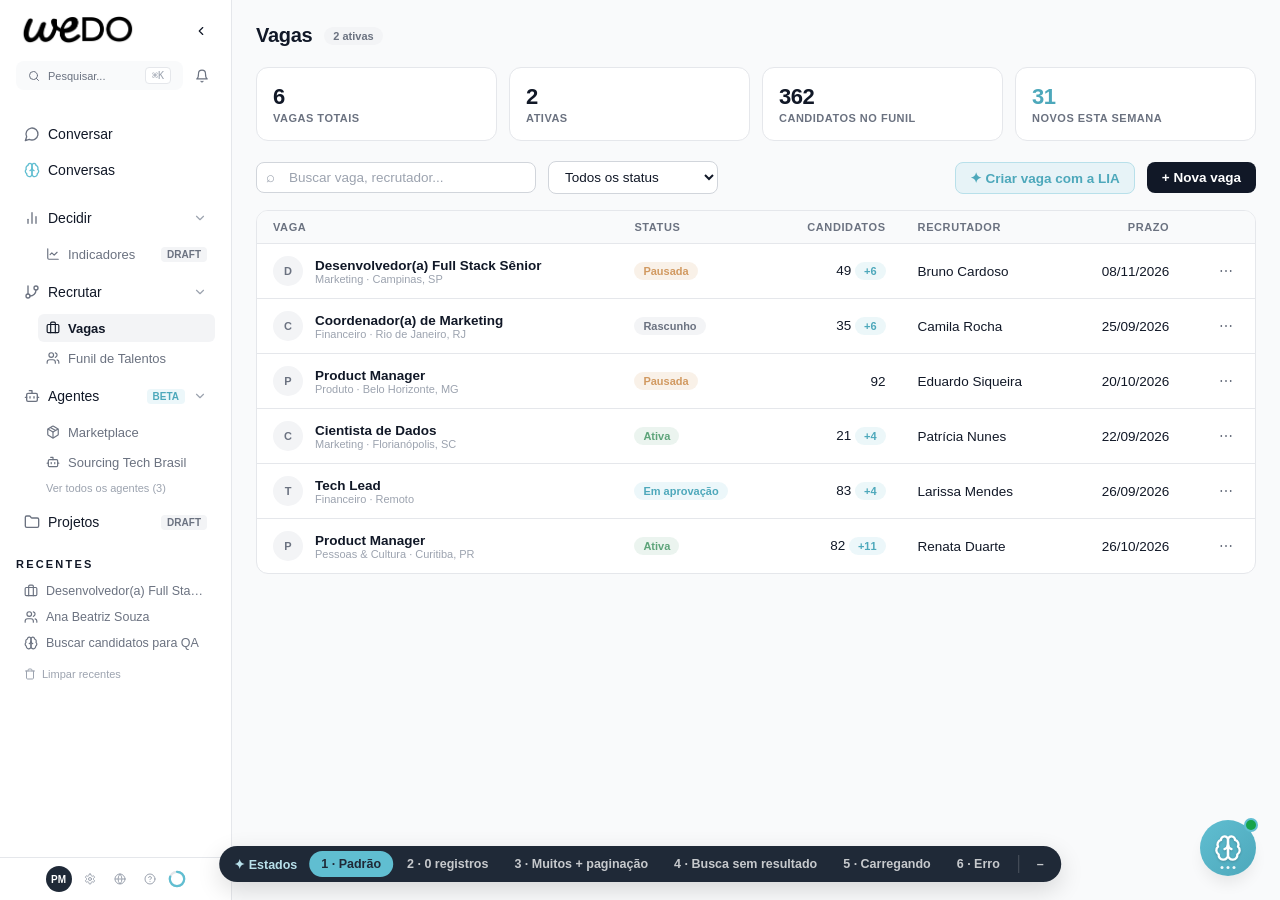
<file: telas/vagas/lista-de-vagas.html>
<!DOCTYPE html>
<!-- =========================================================
  TELA EXEMPLAR (golden example) — Lista de Vagas
  Referência de COMO toda tela de tabela deve ser construída:
  shell + componentes do base.css + Mock com seed fixa +
  Proto.states com a matriz completa de estados de tabela.
========================================================= -->
<html lang="pt-BR">
<head>
  <meta charset="utf-8">
  <meta name="viewport" content="width=device-width, initial-scale=1">
  <title>Lista de Vagas — Protótipo WeDOTalent</title>
  <link rel="stylesheet" href="../../styles/tokens.css">
  <link rel="stylesheet" href="../../styles/base.css">
</head>
<body>
  <div id="shell" data-nav="Vagas"></div>

  <div id="tela">
    <div class="page-head">
      <h1>Vagas</h1>
      <span class="badge badge-gray" id="chip-ativas"></span>
      <div class="spacer"></div>
    </div>
    <div class="kpis" id="kpis" style="margin-bottom: var(--space-5)"></div>

    <div class="page-actions">
      <div class="search"><input class="input" id="busca" placeholder="Buscar vaga, recrutador..."></div>
      <select class="select" style="width:170px" id="filtro-status">
        <option>Todos os status</option><option>Ativa</option><option>Rascunho</option>
        <option>Pausada</option><option>Em aprovação</option><option>Encerrada</option>
      </select>
      <div class="spacer"></div>
      <button class="btn btn-ai">✦ Criar vaga com a LIA</button>
      <button class="btn btn-primary">+ Nova vaga</button>
    </div>

    <div class="table-wrap" id="tabela"></div>
  </div>

  <script src="../../screens.js"></script>
  <script src="../../scripts/shell.js"></script>
  <script src="../../scripts/conversas.js"></script>
  <script src="../../scripts/mock.js"></script>
  <script src="../../scripts/proto.js"></script>
  <script src="../../scripts/lia.js"></script>
  <script>
    Lia.mount({
      roteiro: [
        { de: "user", texto: "LIA, quero abrir uma vaga de Desenvolvedor Backend Ruby para o time de Tecnologia" },
        { de: "lia", texto: "Perfeito! Vou montar a vaga de Desenvolvedor(a) Backend Ruby para Tecnologia. Já puxei a faixa salarial do nível Pleno do seu catálogo e sugeri os benefícios padrão da empresa.", digitando: 1600 },
        { de: "lia", texto: "Quer que eu gere também o roteiro de triagem com perguntas eliminatórias, ou prefere revisar a descrição primeiro?", digitando: 1100 },
        { de: "user", texto: "Gera o roteiro de triagem" },
        { de: "lia", texto: "Feito ✦ Criei 7 perguntas de triagem (2 eliminatórias). A vaga está em Rascunho na sua lista — é só revisar e publicar quando quiser.", digitando: 1800 },
      ],
    });
    const m = Mock.seed(7);
    const PAGE_SIZE = 10;
    const statusBadge = {
      "Ativa": "badge-green", "Rascunho": "badge-gray", "Pausada": "badge-orange",
      "Em aprovação": "badge-cyan", "Encerrada": "badge-gray",
    };

    function kpis(vagas) {
      const ativas = vagas.filter(v => v.status === "Ativa").length;
      const chip = document.getElementById("chip-ativas");
      chip.textContent = ativas + " ativas";
      chip.style.display = vagas.length ? "" : "none";
      document.getElementById("kpis").innerHTML = `
        <div class="kpi"><div class="v">${vagas.length}</div><div class="l">Vagas totais</div></div>
        <div class="kpi"><div class="v">${ativas}</div><div class="l">Ativas</div></div>
        <div class="kpi"><div class="v">${vagas.reduce((s, v) => s + v.candidatos, 0)}</div><div class="l">Candidatos no funil</div></div>
        <div class="kpi"><div class="v" style="color:var(--wedo-cyan-dark)">${vagas.reduce((s, v) => s + v.novosCandidatos, 0)}</div><div class="l">Novos esta semana</div></div>`;
    }

    function linha(v) {
      return `<tr>
        <td><div class="cell-person"><span class="avatar">${v.titulo.slice(0, 1)}</span>
          <div><div class="nm">${v.titulo}</div><div class="sub">${v.depto} · ${v.cidade}</div></div></div></td>
        <td><span class="badge ${statusBadge[v.status]}">${v.status}</span></td>
        <td class="num">${v.candidatos}${v.novosCandidatos ? ` <span class="badge badge-cyan">+${v.novosCandidatos}</span>` : ""}</td>
        <td>${v.recrutador.split(" ").slice(0, 2).join(" ")}</td>
        <td class="num">${v.prazo}</td>
        <td class="num"><button class="icon-btn" title="Ações">⋯</button></td>
      </tr>`;
    }

    function tabela(vagas, pagina = 1) {
      const total = vagas.length;
      const pages = Math.max(1, Math.ceil(total / PAGE_SIZE));
      const slice = vagas.slice((pagina - 1) * PAGE_SIZE, pagina * PAGE_SIZE);
      const pgBtns = Array.from({ length: pages }, (_, i) => i + 1)
        .filter(p => p === 1 || p === pages || Math.abs(p - pagina) <= 1)
        .reduce((acc, p, i, arr) => acc + (i && p - arr[i - 1] > 1 ? `<span class="page-btn" style="cursor:default">…</span>` : "") +
          `<button class="page-btn ${p === pagina ? "active" : ""}" data-pg="${p}">${p}</button>`, "");

      document.getElementById("tabela").innerHTML = `
        <table class="tbl">
          <thead><tr><th>Vaga</th><th>Status</th><th class="num">Candidatos</th><th>Recrutador</th><th class="num">Prazo</th><th></th></tr></thead>
          <tbody>${slice.map(linha).join("")}</tbody>
        </table>
        ${total > PAGE_SIZE ? `<div class="tbl-footer">
          <span>Mostrando ${(pagina - 1) * PAGE_SIZE + 1}–${Math.min(pagina * PAGE_SIZE, total)} de ${total} vagas</span>
          <div class="pagination">
            <button class="page-btn" data-pg="${pagina - 1}" ${pagina === 1 ? "disabled" : ""}>‹</button>
            ${pgBtns}
            <button class="page-btn" data-pg="${pagina + 1}" ${pagina === pages ? "disabled" : ""}>›</button>
          </div></div>` : ""}`;

      document.querySelectorAll(".page-btn[data-pg]").forEach(b =>
        b.addEventListener("click", () => !b.disabled && tabela(vagas, +b.dataset.pg)));
    }

    /* ---------- Estados ---------- */
    const poucos = m.lista(6, m.vaga);
    const muitos = m.lista(87, m.vaga);

    function renderPadrao() { kpis(poucos); tabela(poucos); }
    function renderMuitos() { kpis(muitos); tabela(muitos); }

    function renderVazio() {
      kpis([]);
      document.getElementById("tabela").innerHTML = `
        <div class="empty-state">
          <div class="ico">📋</div>
          <h3>Nenhuma vaga criada ainda</h3>
          <p>Crie sua primeira vaga manualmente ou peça para a LIA montar tudo a partir de uma descrição.</p>
          <button class="btn btn-ai" style="margin-right:8px">✦ Criar vaga com a LIA</button>
          <button class="btn btn-primary">+ Nova vaga</button>
        </div>`;
    }

    function renderBuscaSemResultado() {
      kpis(poucos);
      document.getElementById("busca").value = "engenheiro aeroespacial";
      document.getElementById("tabela").innerHTML = `
        <div class="empty-state">
          <div class="ico">⌕</div>
          <h3>Nenhum resultado para “engenheiro aeroespacial”</h3>
          <p>Tente outros termos ou limpe os filtros aplicados.</p>
          <button class="btn btn-secondary">Limpar filtros</button>
        </div>`;
    }

    function renderCarregando() {
      document.getElementById("kpis").innerHTML =
        Array(4).fill('<div class="kpi skeleton" style="height:74px"></div>').join("");
      document.getElementById("tabela").innerHTML =
        `<div style="padding:var(--space-4);display:flex;flex-direction:column;gap:10px">` +
        Array(8).fill('<div class="skeleton" style="height:38px"></div>').join("") + "</div>";
    }

    function renderErro() {
      kpis([]);
      document.getElementById("tabela").innerHTML = `
        <div style="padding:var(--space-5)">
          <div class="error-banner">⚠ Não foi possível carregar as vagas. Verifique sua conexão e tente novamente.
            <span style="flex:1"></span><button class="btn btn-sm btn-secondary">Tentar de novo</button></div>
        </div>`;
    }

    Proto.states([
      { id: "padrao", label: "Padrão", render: renderPadrao },
      { id: "vazio", label: "0 registros", render: renderVazio },
      { id: "muitos", label: "Muitos + paginação", render: renderMuitos },
      { id: "sem-resultado", label: "Busca sem resultado", render: renderBuscaSemResultado },
      { id: "carregando", label: "Carregando", render: renderCarregando },
      { id: "erro", label: "Erro", render: renderErro },
    ]);
  </script>
</body>
</html>
</file>
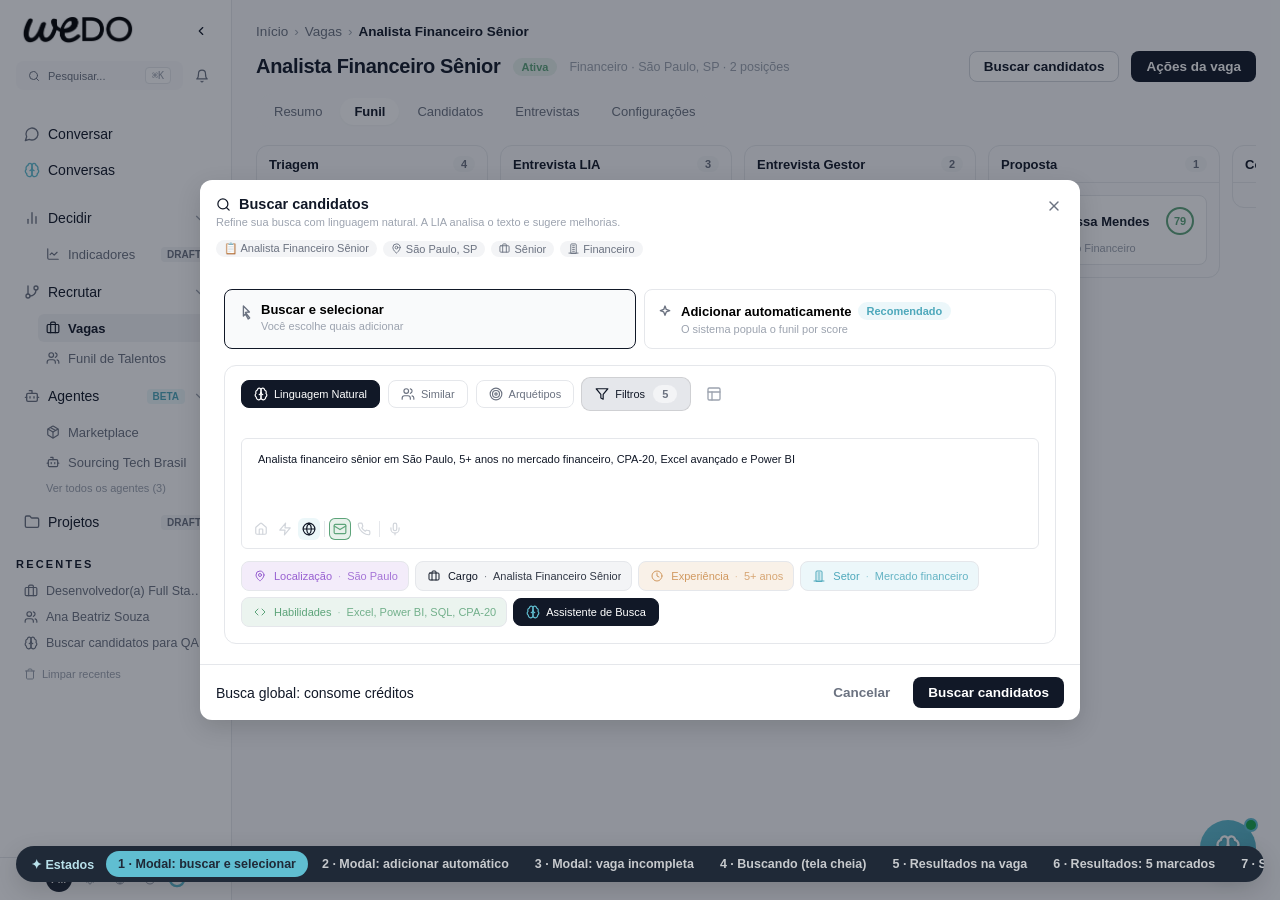
<file: telas/vagas/vaga-busca-modal.html>
<!DOCTYPE html>
<!-- =========================================================
  Vagas > Vaga > Buscar candidatos (fluxo modal)
  Réplica do fluxo do produto quando a busca nasce DENTRO da vaga:
  CandidateSearchDialog (modal) -> CandidateSearchResultsModal
  (painel de tela cheia com progresso) -> AddSourcedToJobDialog.
  Inclui as propostas: taxonomia no topo dos resultados e os dois
  caminhos de salvamento (continuar na busca / voltar para a vaga).
========================================================= -->
<html lang="pt-BR">
<head>
  <meta charset="utf-8">
  <meta name="viewport" content="width=device-width, initial-scale=1">
  <title>Buscar candidatos dentro da vaga — Protótipo WeDOTalent</title>
  <link rel="stylesheet" href="../../styles/tokens.css">
  <link rel="stylesheet" href="../../styles/base.css">
  <style>
    .vaga-head { display: flex; align-items: center; gap: var(--space-3); margin-bottom: var(--space-3); }
    .vaga-head h1 { font-size: var(--text-xl); font-weight: 700; letter-spacing: -0.3px; }
    .vaga-meta { font-size: var(--text-sm); color: var(--text-tertiary); }
    .tbl td.c-check, .tbl th.c-check { width: 44px; }
    .tbl td.c-match, .tbl th.c-match { width: 78px; }
    .tbl td.c-fonte, .tbl th.c-fonte { width: 68px; }
    .tbl td.c-cargo { color: var(--text-secondary); font-size: var(--text-sm); }
    .nome-cell { display: flex; align-items: center; gap: var(--space-2); }
    .conf-card { text-align: center; padding: var(--space-6) var(--space-5); }
    .conf-card .circ { width: 52px; height: 52px; border-radius: 50%; background: var(--wedo-green-bg);
      color: var(--wedo-green); display: flex; align-items: center; justify-content: center; margin: 0 auto var(--space-3); }
  </style>
</head>
<body>
  <div id="shell" data-nav="Vagas"></div>

  <div id="tela">
    <div class="crumbs" style="margin-bottom:var(--space-3)">
      <a href="../_em-construcao.html?titulo=Início">Início</a>
      <span class="sep">›</span><a href="lista-de-vagas.html">Vagas</a>
      <span class="sep">›</span><b>Analista Financeiro Sênior</b>
    </div>

    <div class="vaga-head">
      <h1>Analista Financeiro Sênior</h1>
      <span class="badge badge-green">Ativa</span>
      <span class="vaga-meta">Financeiro · São Paulo, SP · 2 posições</span>
      <div style="flex:1"></div>
      <button class="btn btn-secondary" id="btn-abrir">Buscar candidatos</button>
      <button class="btn btn-primary">Ações da vaga</button>
    </div>

    <div class="pill-tabs" role="tablist">
      <button class="pill-tab" role="tab">Resumo</button>
      <button class="pill-tab active" role="tab">Funil</button>
      <button class="pill-tab" role="tab">Candidatos</button>
      <button class="pill-tab" role="tab">Entrevistas</button>
      <button class="pill-tab" role="tab">Configurações</button>
    </div>

    <div id="board"></div>
  </div>

  <div id="camadas"></div>
  <div class="toast-box" id="toasts"></div>

  <script src="../../screens.js"></script>
  <script src="../../scripts/shell.js"></script>
  <script src="../../scripts/conversas.js"></script>
  <script src="../../scripts/mock.js"></script>
  <script src="../../scripts/proto.js"></script>
  <script src="../../scripts/lia.js"></script>
  <script src="../../scripts/busca.js"></script>
  <script>
  const ic = Busca.ic;
  const VAGA = "Analista Financeiro Sênior";

  Lia.mount({ roteiro: [
    { de: "user", texto: "Busca candidatos para esta vaga, mas quero escolher quem entra no funil" },
    { de: "lia", texto: "Combinado ✦ Abri a busca já com o contexto da vaga: cargo, localização, senioridade e as habilidades da descrição. É só confirmar a fonte.", digitando: 1500 },
    { de: "lia", texto: "No modo Buscar e selecionar eu trago os perfis e você marca quem vai para o funil. Se preferir, o modo automático adiciona por score sem você precisar revisar um a um.", digitando: 1300 },
  ]});

  const m = Mock.seed(31);
  const COLUNAS = ["Triagem", "Entrevista LIA", "Entrevista Gestor", "Proposta", "Contratado"];
  const camadas = () => document.getElementById("camadas");

  function toast(msg) {
    const box = document.getElementById("toasts");
    const t = document.createElement("div");
    t.className = "toast"; t.innerHTML = msg;
    box.appendChild(t); setTimeout(() => t.remove(), 3600);
  }

  /* ---------- fundo: funil da vaga ---------- */
  function cardFundo() {
    const c = m.candidato();
    return `<div class="kb-card">
      <div class="top"><span class="avatar">${c.iniciais}</span><span class="nm">${c.nome}</span>
        <span class="match-ring" style="width:28px;height:28px;font-size:11px">${68 + (c.score % 30)}</span></div>
      <div class="sub">${Busca.CARGOS_LINHA[c.score % Busca.CARGOS_LINHA.length].split(" | ")[0]}</div>
    </div>`;
  }
  function board() {
    const qtds = [4, 3, 2, 1, 0];
    document.getElementById("board").innerHTML = `<div class="kanban">` + COLUNAS.map((nome, i) => `
      <div class="kb-col"><div class="kb-col-head"><span class="t">${nome}</span><span class="n">${qtds[i]}</span></div>
        <div class="kb-cards">${Array.from({ length: qtds[i] }, cardFundo).join("")}</div></div>`).join("") + `</div>`;
  }

  /* ---------- modal: buscar candidatos ---------- */
  function modal(opts) {
    opts = opts || {};
    const auto = opts.modo === "auto";
    camadas().innerHTML = `
      <div class="modal-scrim" data-fechar></div>
      <div class="modal" role="dialog" aria-label="Buscar candidatos">
        <button class="icon-btn modal-close" data-fechar aria-label="Fechar">${ic.x(16)}</button>
        <div class="modal-head">
          <h3>${ic.search(15)} Buscar candidatos</h3>
          <p>Refine sua busca com linguagem natural. A LIA analisa o texto e sugere melhorias.</p>
          <div class="modal-ctx">
            <span class="chip">📋 ${VAGA}</span>
            <span class="chip">${ic.pin(11)} São Paulo, SP</span>
            <span class="chip">${ic.brief(11)} Sênior</span>
            <span class="chip">${ic.build(11)} Financeiro</span>
          </div>
        </div>
        <div class="modal-body">
          <div class="mode-cards">
            <button class="mode-card ${auto ? "" : "on"}" data-modo="manual">
              <span class="ico">${ic.mouse(16)}</span>
              <span><span class="t">Buscar e selecionar</span><span class="d">Você escolhe quais adicionar</span></span>
            </button>
            <button class="mode-card ${auto ? "on" : ""}" data-modo="auto">
              <span class="ico">${ic.spark(16)}</span>
              <span><span class="t">Adicionar automaticamente <span class="badge badge-cyan">Recomendado</span></span>
              <span class="d">O sistema popula o funil por score</span></span>
            </button>
          </div>

          ${opts.aviso ? `<p class="warn-line">${ic.alert(13)} <span>A vaga não tem <b>faixa salarial</b> e <b>idiomas</b>: a busca não vai filtrar por isso. Complete a vaga ou detalhe no texto antes de buscar, principalmente nas fontes que gastam crédito.</span></p>` : ""}

          ${Busca.caixa({
            modo: "natural",
            modos: Busca.MODOS.filter((mo) => mo.k !== "jd" && mo.k !== "boolean"),
            tags: "preenchido", fonte: opts.fonte || "global", altura: 72,
            semSubmit: true, sugestoes: false,
            texto: "Analista financeiro sênior em São Paulo, 5+ anos no mercado financeiro, CPA-20, Excel avançado e Power BI",
          })}

          ${auto ? `
          <div class="mode-cards">
            <div class="field"><label>👥 Quantidade máxima</label>
              <input class="input" value="20"><span class="hint">Candidatos a adicionar (máx. 50)</span></div>
            <div class="field"><label>🎯 Score mínimo</label>
              <input class="input" value="75"><span class="hint">Apenas acima deste score</span></div>
          </div>` : ""}
        </div>
        <div class="modal-foot">
          <span class="credits-note paid">Busca global: consome créditos</span>
          <span class="spacer"></span>
          <button class="btn btn-ghost" data-fechar>Cancelar</button>
          <button class="btn btn-primary" id="btn-confirmar">${auto ? "Buscar e adicionar" : "Buscar candidatos"}</button>
        </div>
      </div>`;
    camadas().querySelectorAll("[data-fechar]").forEach((b) => b.addEventListener("click", () => camadas().innerHTML = ""));
    camadas().querySelectorAll("[data-modo]").forEach((b) =>
      b.addEventListener("click", () => Proto.apply(b.dataset.modo === "auto" ? "modal-auto" : "modal-manual")));
    camadas().querySelectorAll("[data-fonte]").forEach((b) =>
      b.addEventListener("click", () => {
        camadas().querySelectorAll("[data-fonte]").forEach((x) => x.classList.toggle("on", x === b));
        const nota = camadas().querySelector(".modal-foot .credits-note");
        const f = b.dataset.fonte;
        nota.className = "credits-note " + (f === "local" ? "free" : "paid");
        nota.textContent = f === "local" ? "Busca local: sem custo"
          : f === "hibrida" ? "Busca híbrida: consome créditos só na parcela global"
          : "Busca global: consome créditos";
      }));
    const ok = document.getElementById("btn-confirmar");
    if (ok) ok.addEventListener("click", () => Proto.apply("buscando"));
  }

  /* ---------- painel de tela cheia: resultados da busca da vaga ---------- */
  const S = { linhas: [], sel: new Set(), salvos: new Set() };

  function chipsTaxonomia() {
    return Busca.CRITERIOS.slice(0, 4).map((c) =>
      `<span class="chip-tax ${c.cls}">${ic[c.ico](12)} ${c.valor}</span>`).join("") +
      `<span class="chip-tax chip-mais">+${Busca.CRITERIOS.length - 4} ${ic.chevD(11)}</span>`;
  }

  function painel(opts) {
    opts = opts || {};
    camadas().innerHTML = `
      <div class="fs-panel">
        <div class="fs-head">
          <h3>${ic.search(16)} Busca de candidatos <span class="badge badge-gray">#1387</span></h3>
          <span class="vaga-meta">para a vaga ${VAGA}</span>
          <span class="spacer"></span>
          <button class="icon-btn" data-fechar aria-label="Fechar">${ic.x(16)}</button>
        </div>
        ${opts.progresso ? `<div class="inline-progress">${ic.brain(13)} Analisando perfis… <b>4 de 10</b>
           <span class="progress" style="width:120px"><i style="width:40%"></i></span>
           <span style="color:var(--text-tertiary)">os primeiros resultados já aparecem abaixo</span></div>` : ""}
        <div class="fs-body" style="position:relative">
          ${opts.overlay ? `
            <div class="fs-overlay">
              <span class="ring"></span>
              <h4>Procurando candidatos na base global…</h4>
              <p>Buscas na base global podem levar até 1 minuto. Os resultados aparecem aqui assim que estiverem prontos.</p>
              <span class="crit-hint">${ic.coin(12)} 10 créditos reservados para esta busca</span>
            </div>` : `
            <div class="query-bar">
              <span class="qb-ico">${ic.search(16)}</span>
              <button class="chip-tax chip-modo" id="fs-modo" title="Ver o texto usado nesta busca">${ic.brain(12)} Linguagem natural</button>
              <span class="qb-sep"></span>
              <div class="qb-chips">${chipsTaxonomia()}</div>
              <span class="qb-sep"></span>
              <button class="qb-link" id="fs-texto">${ic.doc(13)} Ver texto original</button>
              <button class="btn btn-sm btn-secondary" id="fs-editar">${ic.sliders(13)} Editar busca</button>
            </div>
            <div class="table-wrap">
              <table class="tbl">
                <thead><tr><th class="c-check"></th><th class="c-match">Match</th><th class="c-fonte">Fonte</th>
                  <th>Candidato</th><th>Cargo atual</th></tr></thead>
                <tbody id="fs-tbody">${Busca.linhas(S.linhas, S.sel, S.salvos)}</tbody>
              </table>
              <div class="load-more">
                <button class="btn btn-sm btn-secondary" id="fs-mais">${ic.plus(13)} Buscar mais candidatos</button>
                <span class="meta">${S.linhas.length} de ~340 encontrados${S.salvos.size ? " · " + S.salvos.size + " já na vaga" : ""}</span>
              </div>
            </div>`}
        </div>
      </div>`;
    camadas().querySelectorAll("[data-fechar]").forEach((b) => b.addEventListener("click", () => { camadas().innerHTML = ""; }));
    const ed = document.getElementById("fs-editar");
    if (ed) ed.addEventListener("click", abrirEditarBusca);
    const verTexto = () => toast("Abre o texto usado na busca, igual ao Funil de Talentos.");
    ["fs-modo", "fs-texto"].forEach((id) => {
      const el = document.getElementById(id);
      if (el) el.addEventListener("click", verTexto);
    });
    camadas().querySelectorAll("[data-check]").forEach((b) =>
      b.addEventListener("click", () => {
        const id = b.dataset.check;
        S.sel.has(id) ? S.sel.delete(id) : S.sel.add(id);
        document.getElementById("fs-tbody").innerHTML = Busca.linhas(S.linhas, S.sel, S.salvos);
        painelReligar(); barraLote();
      }));
    const mais = document.getElementById("fs-mais");
    if (mais) mais.addEventListener("click", () => {
      S.linhas = S.linhas.concat(Busca.gerar(6, S.linhas.length + 50));
      painel(opts); barraLote();
      toast("6 novos perfis adicionados. Sua seleção foi mantida.");
    });
    barraLote();
  }
  function painelReligar() {
    camadas().querySelectorAll("[data-check]").forEach((b) =>
      b.addEventListener("click", () => {
        const id = b.dataset.check;
        S.sel.has(id) ? S.sel.delete(id) : S.sel.add(id);
        document.getElementById("fs-tbody").innerHTML = Busca.linhas(S.linhas, S.sel, S.salvos);
        painelReligar(); barraLote();
      }));
  }

  function barraLote() {
    const antiga = document.getElementById("selbar");
    if (antiga) antiga.remove();
    Busca.fecharMenus();
    if (!S.sel.size) return;
    const n = S.sel.size;
    const box = document.createElement("div");
    box.id = "selbar";
    box.innerHTML = Busca.selBarHTML({ n: n, total: S.linhas.length, daVaga: true });
    const corpo = camadas().querySelector(".fs-body");
    const tabela = corpo && corpo.querySelector(".table-wrap");
    if (!corpo || !tabela) return;
    corpo.insertBefore(box, tabela);

    const liga = (acao, fn) => {
      const el = box.querySelector(`[data-sel="${acao}"]`);
      if (el) el.addEventListener("click", fn);
    };
    const redesenhar = () => {
      document.getElementById("fs-tbody").innerHTML = Busca.linhas(S.linhas, S.sel, S.salvos);
      painelReligar(); barraLote();
    };
    liga("limpar", () => { S.sel.clear(); redesenhar(); });
    liga("lista", () => toast("Abre a escolha da lista de destino."));
    liga("mensagem", () => toast("Abre o envio de mensagem em massa."));
    liga("wsi", () => toast("Dispara a triagem WSI para os selecionados."));
    liga("salvar", () => {
      S.sel.forEach((id) => S.salvos.add(id));
      S.sel.clear(); redesenhar();
      toast(`<b>${n} candidatos salvos na vaga</b><br>${VAGA} · você continua na busca`);
    });
    liga("variacoes", (ev) => {
      ev.stopPropagation();
      Busca.abrirMenu(box.querySelector('[data-sel="variacoes"]'), Busca.menuVariacoes(n), (acao) => {
        if (acao === "voltar") Proto.apply("salvando");
        else { S.sel.forEach((id) => S.salvos.add(id)); S.sel.clear(); redesenhar();
               toast(`<b>${n} candidatos salvos na vaga</b><br>${VAGA} · você continua na busca`); }
      }, camadas());
    });
    liga("mais", (ev) => {
      ev.stopPropagation();
      Busca.abrirMenu(box.querySelector('[data-sel="mais"]'), Busca.menuMais(n),
        () => toast("Ação que já existe no produto, mantida no menu para não lotar a barra."), camadas());
    });
  }

  document.getElementById("btn-abrir").addEventListener("click", () => Proto.apply("modal-manual"));

  function baseLinhas(n) { S.linhas = Busca.gerar(n || 10, 0); S.sel = new Set(); S.salvos = new Set(); }

  /* ---------- modal "Editar sua busca" (mesmo do Funil) ---------- */
  const QUALIDADE = {
    score: 60,
    proxima: "Adicione experiência para melhorar os resultados",
    alertas: [
      { tipo: "aviso", msg: "Sua busca pode ser muito ampla. Considere adicionar experiência e habilidades para refinar os resultados." },
      { tipo: "info", msg: "Considere também: analista de FP&A, controller, business partner financeiro", acao: "Adicionar sinônimos de 'analista financeiro'" },
    ],
  };
  function abrirEditarBusca() {
    const eq = document.createElement("div");
    eq.innerHTML = Busca.modalEditarHTML({
      corpo: Busca.caixa({
        modo: "natural", modos: Busca.MODOS.filter((mo) => mo.k !== "jd" && mo.k !== "boolean"),
        tags: "preenchido", fonte: "global", sugestoes: false, qualidade: QUALIDADE,
        texto: "Analista financeiro sênior em São Paulo, 5+ anos no mercado financeiro, CPA-20, Excel avançado e Power BI",
      }),
    });
    camadas().appendChild(eq);
    eq.querySelector("[data-eq-scrim]").addEventListener("click", (ev) => {
      if (ev.target === ev.currentTarget) eq.remove();
    });
    eq.querySelector('[data-eq="cancelar"]').addEventListener("click", () => eq.remove());
    eq.querySelector('[data-eq="salvar"]').addEventListener("click", () => {
      eq.remove();
      toast("Busca refeita com os critérios ajustados. Sua seleção foi mantida.");
    });
  }

  /* ---------- estados ---------- */
  Proto.states([
    { id: "modal-manual", label: "Modal: buscar e selecionar", render: () => { board(); modal({ modo: "manual" }); } },
    { id: "modal-auto", label: "Modal: adicionar automático", render: () => { board(); modal({ modo: "auto" }); } },
    { id: "modal-aviso", label: "Modal: vaga incompleta", render: () => { board(); modal({ modo: "manual", aviso: true }); } },
    { id: "buscando", label: "Buscando (tela cheia)", render: () => {
        board(); baseLinhas(10); painel({ overlay: true });
        setTimeout(() => { if (Proto.active === "buscando") { painel({ progresso: true }); } }, 2600); } },
    { id: "resultados", label: "Resultados na vaga", render: () => { board(); baseLinhas(10); painel({}); } },
    { id: "resultados-sel", label: "Resultados: 5 marcados", render: () => {
        board(); baseLinhas(10); S.linhas.slice(0, 5).forEach((c) => S.sel.add(c.id)); painel({}); } },
    { id: "salvando", label: "Salvando na vaga", render: () => {
        board(); baseLinhas(10); S.linhas.slice(0, 5).forEach((c) => S.salvos.add(c.id)); painel({});
        camadas().insertAdjacentHTML("beforeend", `
          <div class="modal-scrim"></div>
          <div class="modal" style="width:440px">
            <div class="conf-card">
              <span class="circ">${ic.check(24)}</span>
              <h3 style="font-size:15px;font-weight:700">5 candidatos enviados para a vaga</h3>
              <p class="vaga-meta" style="margin-top:6px">Eles entram na etapa Triagem em segundo plano e aparecem destacados no funil.</p>
              <div style="display:flex;gap:8px;justify-content:center;margin-top:var(--space-4)">
                <button class="btn btn-secondary" id="c-continuar">Continuar buscando</button>
                <button class="btn btn-primary" id="c-voltar">Ver a vaga agora</button>
              </div>
            </div>
          </div>`);
        document.getElementById("c-continuar").addEventListener("click", () => Proto.apply("resultados"));
        document.getElementById("c-voltar").addEventListener("click", () => { location.href = "vaga-kanban.html?estado=importando"; }); } },
    { id: "erro", label: "Erro na busca", render: () => {
        board();
        camadas().innerHTML = `
          <div class="modal-scrim" data-fechar></div>
          <div class="modal" style="width:520px">
            <div class="modal-head"><h3>${ic.alert(15)} Não foi possível buscar</h3>
              <p>A base global não respondeu. Nenhum crédito foi consumido.</p></div>
            <div class="modal-foot"><span class="spacer"></span>
              <button class="btn btn-ghost" data-fechar>Fechar</button>
              <button class="btn btn-primary" onclick="Proto.apply('modal-manual')">Tentar de novo</button></div>
          </div>`;
        camadas().querySelectorAll("[data-fechar]").forEach((b) => b.addEventListener("click", () => camadas().innerHTML = "")); } },
  ]);
  </script>
</body>
</html>
</file>
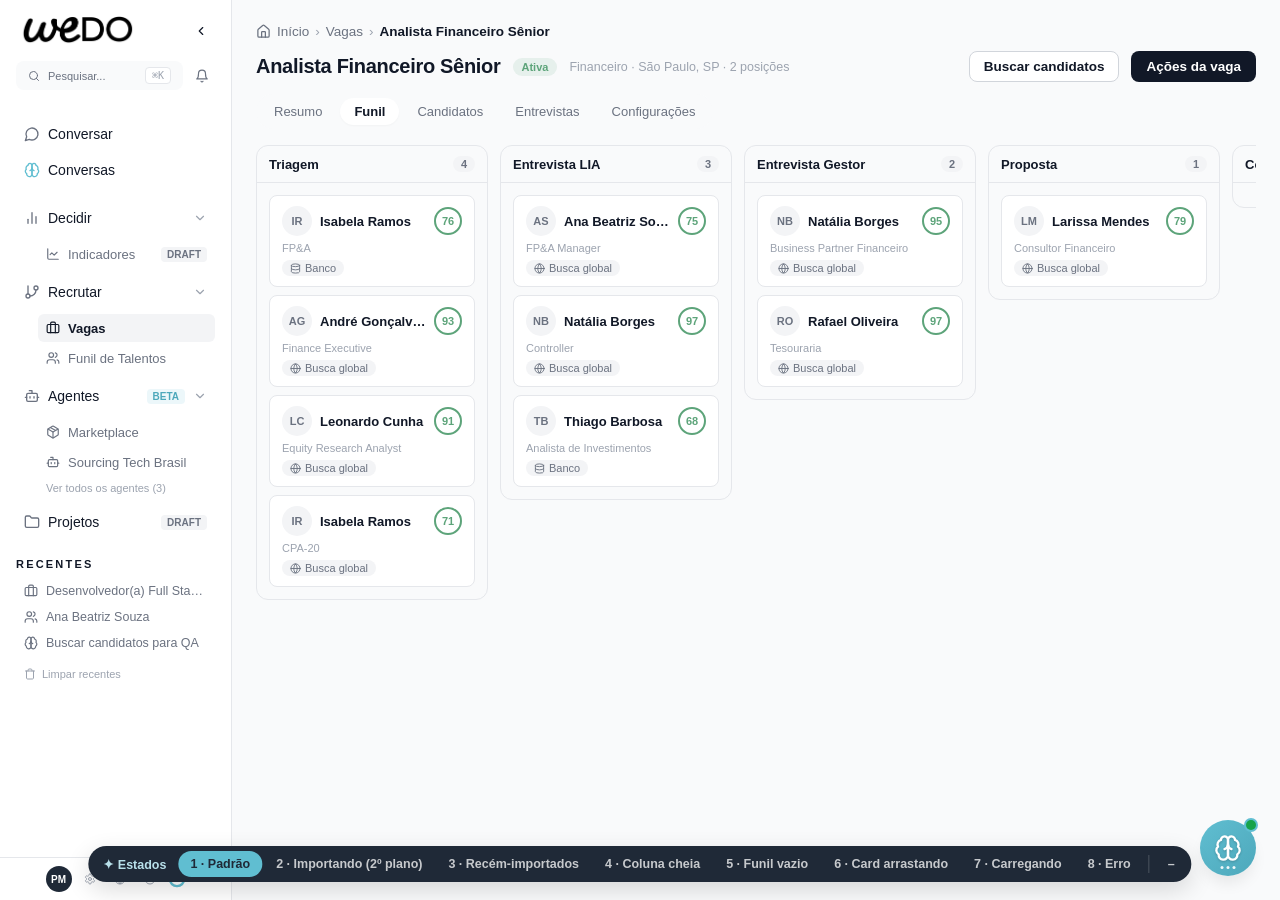
<file: telas/vagas/vaga-kanban.html>
<!DOCTYPE html>
<!-- =========================================================
  Vagas > Vaga > Funil (kanban)
  Cobre a proposta do item 4: ao voltar de uma busca com
  candidatos salvos, o kanban é renderizado UMA vez e os
  candidatos chegam em segundo plano, destacados, sem recarregar
  a tela a cada processamento (mesmo padrão da importação do Decidir).
========================================================= -->
<html lang="pt-BR">
<head>
  <meta charset="utf-8">
  <meta name="viewport" content="width=device-width, initial-scale=1">
  <title>Funil da vaga (kanban) — Protótipo WeDOTalent</title>
  <link rel="stylesheet" href="../../styles/tokens.css">
  <link rel="stylesheet" href="../../styles/base.css">
  <style>
    .vaga-head { display: flex; align-items: center; gap: var(--space-3); margin-bottom: var(--space-3); }
    .vaga-head h1 { font-size: var(--text-xl); font-weight: 700; letter-spacing: -0.3px; }
    .vaga-meta { font-size: var(--text-sm); color: var(--text-tertiary); }
    .vaga-tabs { margin-bottom: var(--space-4); }
  </style>
</head>
<body>
  <div id="shell" data-nav="Vagas"></div>

  <div id="tela">
    <div class="crumbs" style="margin-bottom:var(--space-3)">
      <svg viewBox="0 0 24 24" fill="none" stroke="currentColor" stroke-width="2" stroke-linecap="round" stroke-linejoin="round"><path d="M15 21v-8a1 1 0 0 0-1-1h-4a1 1 0 0 0-1 1v8"/><path d="M3 10a2 2 0 0 1 .709-1.528l7-5.999a2 2 0 0 1 2.582 0l7 5.999A2 2 0 0 1 21 10v9a2 2 0 0 1-2 2H5a2 2 0 0 1-2-2z"/></svg>
      <a href="../_em-construcao.html?titulo=Início">Início</a>
      <span class="sep">›</span><a href="lista-de-vagas.html">Vagas</a>
      <span class="sep">›</span><b>Analista Financeiro Sênior</b>
    </div>

    <div class="vaga-head">
      <h1>Analista Financeiro Sênior</h1>
      <span class="badge badge-green">Ativa</span>
      <span class="vaga-meta">Financeiro · São Paulo, SP · 2 posições</span>
      <div class="spacer" style="flex:1"></div>
      <button class="btn btn-secondary" id="btn-buscar">Buscar candidatos</button>
      <button class="btn btn-primary">Ações da vaga</button>
    </div>

    <div class="pill-tabs vaga-tabs" role="tablist">
      <button class="pill-tab" role="tab">Resumo</button>
      <button class="pill-tab active" role="tab">Funil</button>
      <button class="pill-tab" role="tab">Candidatos</button>
      <button class="pill-tab" role="tab">Entrevistas</button>
      <button class="pill-tab" role="tab">Configurações</button>
    </div>

    <div id="faixa"></div>
    <div id="board"></div>
  </div>

  <div class="toast-box" id="toasts"></div>

  <script src="../../screens.js"></script>
  <script src="../../scripts/shell.js"></script>
  <script src="../../scripts/conversas.js"></script>
  <script src="../../scripts/mock.js"></script>
  <script src="../../scripts/proto.js"></script>
  <script src="../../scripts/lia.js"></script>
  <script src="../../scripts/busca.js"></script>
  <script>
  const I = (p, s) => `<svg width="${s || 16}" height="${s || 16}" viewBox="0 0 24 24" fill="none" stroke="currentColor" stroke-width="2" stroke-linecap="round" stroke-linejoin="round" aria-hidden="true">${p}</svg>`;
  const ic = {
    check: (s) => I('<polyline points="20 6 9 17 4 12"/>', s),
    globe: (s) => I('<circle cx="12" cy="12" r="10"/><path d="M12 2a14.5 14.5 0 0 0 0 20 14.5 14.5 0 0 0 0-20"/><path d="M2 12h20"/>', s),
    db: (s) => I('<ellipse cx="12" cy="5" rx="9" ry="3"/><path d="M3 5V19A9 3 0 0 0 21 19V5"/><path d="M3 12A9 3 0 0 0 21 12"/>', s),
    star: (s) => I('<path d="M11.5 3.2a.6.6 0 0 1 1 0l2.2 4.5 5 .7a.6.6 0 0 1 .3 1l-3.6 3.5.9 5a.6.6 0 0 1-.9.6L12 16.1l-4.4 2.4a.6.6 0 0 1-.9-.6l.9-5-3.6-3.5a.6.6 0 0 1 .3-1l5-.7Z"/>', s),
    plus: (s) => I('<path d="M5 12h14"/><path d="M12 5v14"/>', s),
  };

  Lia.mount({ roteiro: [
    { de: "user", texto: "Acabei de salvar 5 candidatos da busca nesta vaga. Já posso acionar?" },
    { de: "lia", texto: "Estou trazendo os 5 para a coluna Triagem agora ✦ Eles aparecem destacados assim que cada perfil termina de ser processado, sem recarregar o funil.", digitando: 1500 },
    { de: "lia", texto: "Assim que terminar, posso disparar a triagem por WhatsApp para os 5 de uma vez. Quer que eu prepare?", digitando: 1200 },
  ]});

  const m = Mock.seed(31);
  const COLUNAS = ["Triagem", "Entrevista LIA", "Entrevista Gestor", "Proposta", "Contratado"];
  const NOVOS_NOMES = ["Diego Santana", "Juliana Martins", "Vinícius Farias", "André Gonçalves", "Marcelo Freitas"];

  let seqCargo = 0;
  function cand(novo) {
    const c = m.candidato();
    // cargos coerentes com a vaga financeira (mesma lista das telas de busca)
    const cargo = Busca.CARGOS_LINHA[seqCargo++ % Busca.CARGOS_LINHA.length].split(" | ")[0];
    return { nome: c.nome, iniciais: c.iniciais, cargo: cargo, score: 68 + (c.score % 30),
      fonte: c.score % 2 ? "global" : "local", novo: !!novo };
  }
  function iniciais(nome) { const p = nome.split(" "); return (p[0][0] + p[p.length - 1][0]).toUpperCase(); }

  function cardHTML(c) {
    return `<div class="kb-card ${c.novo ? "novo" : ""}">
      <div class="top">
        <span class="avatar">${c.iniciais}</span>
        <span class="nm">${c.nome}</span>
        <span class="match-ring" style="width:28px;height:28px;font-size:11px">${c.score}</span>
      </div>
      <div class="sub">${c.cargo}</div>
      <div class="foot">
        <span class="chip">${c.fonte === "global" ? ic.globe(11) : ic.db(11)} ${c.fonte === "global" ? "Busca global" : "Banco"}</span>
        ${c.novo ? `<span class="badge badge-cyan">${ic.plus(10)} Novo</span>` : ""}
      </div>
    </div>`;
  }

  function board(cols, opts) {
    opts = opts || {};
    document.getElementById("board").innerHTML = `<div class="kanban">` + COLUNAS.map((nome, i) => `
      <div class="kb-col" data-col="${i}">
        <div class="kb-col-head"><span class="t">${nome}</span><span class="n">${(cols[i] || []).length}</span></div>
        <div class="kb-cards" id="col-${i}">
          ${(cols[i] || []).map(cardHTML).join("") || (opts.vazio ? `<p class="vaga-meta" style="padding:var(--space-3);text-align:center">Nenhum candidato</p>` : "")}
        </div>
      </div>`).join("") + `</div>`;
  }

  function faixa(html) { document.getElementById("faixa").innerHTML = html || ""; }

  function toast(msg) {
    const box = document.getElementById("toasts");
    const t = document.createElement("div");
    t.className = "toast"; t.innerHTML = msg;
    box.appendChild(t); setTimeout(() => t.remove(), 3600);
  }

  /* dados base do funil */
  function colunasBase() {
    return [
      Array.from({ length: 4 }, () => cand()),
      Array.from({ length: 3 }, () => cand()),
      Array.from({ length: 2 }, () => cand()),
      [cand()],
      [],
    ];
  }

  /* ---------- a proposta do item 4 em movimento ----------
     O board é montado UMA vez. A importação roda em segundo plano
     e cada candidato pronto é inserido na coluna Triagem, destacado. */
  function importar(total, onFim) {
    let feitos = 0;
    faixa(`<div class="bg-task">
      <span class="spin"></span>
      <span>Trazendo <b>${total} candidatos</b> da busca para o funil…</span>
      <span class="spacer"></span>
      <span class="progress"><i style="width:0%"></i></span>
      <span class="vaga-meta" id="prog-lbl">0 de ${total}</span>
    </div>`);
    const tick = () => {
      const c = cand(true);
      c.nome = NOVOS_NOMES[feitos] || c.nome;
      c.iniciais = iniciais(c.nome);
      const col = document.getElementById("col-0");
      col.insertAdjacentHTML("afterbegin", cardHTML(c));
      const head = document.querySelector('.kb-col[data-col="0"] .n');
      head.textContent = String(+head.textContent + 1);
      feitos++;
      const barra = document.querySelector(".progress i");
      if (barra) barra.style.width = Math.round((feitos / total) * 100) + "%";
      const lbl = document.getElementById("prog-lbl");
      if (lbl) lbl.textContent = `${feitos} de ${total}`;
      if (feitos < total) setTimeout(tick, 700);
      else setTimeout(() => { if (onFim) onFim(total); }, 500);
    };
    setTimeout(tick, 700);
  }

  function fimImportacao(total) {
    faixa(`<div class="bg-task" style="background:var(--wedo-green-bg);border-color:var(--wedo-green)">
      ${ic.check(15)}
      <span><b>${total} candidatos adicionados</b> à etapa Triagem e destacados no funil.</span>
      <span class="spacer"></span>
      <button class="btn btn-sm btn-secondary" id="btn-limpar-destaque">Entendi, limpar destaque</button>
    </div>`);
    document.getElementById("btn-limpar-destaque").addEventListener("click", () => {
      document.querySelectorAll(".kb-card.novo").forEach((el) => el.classList.remove("novo"));
      document.querySelectorAll(".kb-card .badge-cyan").forEach((el) => el.remove());
      faixa("");
    });
    toast("Funil atualizado sem recarregar a página.");
  }

  document.getElementById("btn-buscar").addEventListener("click", () => {
    location.href = "vaga-busca-modal.html";
  });

  /* ---------- estados ---------- */
  Proto.states([
    { id: "padrao", label: "Padrão", render: () => { faixa(""); board(colunasBase()); } },
    { id: "importando", label: "Importando (2º plano)", render: () => {
        const cols = colunasBase(); board(cols); importar(5, fimImportacao); } },
    { id: "importados", label: "Recém-importados", render: () => {
        const cols = colunasBase();
        cols[0] = NOVOS_NOMES.map((n) => { const c = cand(true); c.nome = n; c.iniciais = iniciais(n); return c; }).concat(cols[0]);
        board(cols); fimImportacao(5); } },
    { id: "coluna-cheia", label: "Coluna cheia", render: () => {
        const cols = colunasBase();
        cols[0] = Array.from({ length: 22 }, () => cand());
        faixa(""); board(cols); } },
    { id: "vazio", label: "Funil vazio", render: () => {
        faixa(""); board([[], [], [], [], []], { vazio: true });
        document.getElementById("board").insertAdjacentHTML("beforeend", `
          <div class="empty-state" style="margin-top:var(--space-4)">
            <div class="ico">👥</div>
            <h3>Nenhum candidato neste funil ainda</h3>
            <p>Busque candidatos no Funil de Talentos e salve-os nesta vaga, ou ative um agente de sourcing.</p>
            <button class="btn btn-primary" onclick="location.href='vaga-busca-modal.html'">Buscar candidatos</button>
          </div>`); } },
    { id: "arrastando", label: "Card arrastando", render: () => {
        const cols = colunasBase(); faixa(""); board(cols);
        const alvo = document.querySelector('#col-0 .kb-card');
        if (alvo) alvo.classList.add("dragging");
        document.querySelector('.kb-col[data-col="1"] .kb-cards')
          .insertAdjacentHTML("afterbegin", `<div class="kb-card" style="border-style:dashed;background:var(--bg-tertiary);height:62px"></div>`); } },
    { id: "carregando", label: "Carregando", render: () => {
        faixa("");
        document.getElementById("board").innerHTML = `<div class="kanban">` + COLUNAS.map((nome) => `
          <div class="kb-col"><div class="kb-col-head"><span class="t">${nome}</span></div>
            <div class="kb-cards">${Array(3).fill('<div class="skeleton kb-skeleton"></div>').join("")}</div></div>`).join("") + `</div>`; } },
    { id: "erro", label: "Erro", render: () => {
        faixa("");
        document.getElementById("board").innerHTML = `
          <div class="error-banner">⚠ Não foi possível carregar o funil desta vaga.
            <span style="flex:1"></span><button class="btn btn-sm btn-secondary">Tentar de novo</button></div>`; } },
  ]);
  </script>
</body>
</html>
</file>
<file: styles/tokens.css>
/* =============================================================
   WeDOTalent — Design Tokens do protótipo do produto (LIA)
   Fonte: design system do ai-ui (monocromático + acentos WeDO)
   REGRA: nenhuma cor hex fora deste arquivo. Use var(--token).
   ============================================================= */

:root {
  /* --- Backgrounds --- */
  --bg-primary: #FFFFFF;
  --bg-secondary: #F9FAFB;
  --bg-tertiary: #F3F4F6;
  --bg-inverse: #1F2937;

  /* --- Bordas --- */
  --border-subtle: #E5E7EB;
  --border-default: #D1D5DB;
  --border-medium: #9CA3AF;

  /* --- Texto --- */
  --text-primary: #111827;
  --text-secondary: #6B7280;
  --text-tertiary: #9CA3AF;
  --text-disabled: #D1D5DB;
  --text-inverse: #FFFFFF;

  /* --- Interação (monocromático) --- */
  --interactive-hover: #F3F4F6;
  --interactive-active: #E5E7EB;
  --focus-ring: rgba(96, 190, 209, 0.35);

  /* --- Acentos WeDO (uso estratégico, ~10% da tela) --- */
  --wedo-cyan: #60BED1;        /* LIA, IA, destaque inteligente */
  --wedo-cyan-dark: #4DA8BB;
  --wedo-cyan-light: #B8E0EA;
  --wedo-cyan-bg: rgba(96, 190, 209, 0.12);
  --wedo-green: #5DA47A;       /* sucesso, aprovação, candidatos */
  --wedo-green-bright: #60D186;
  --wedo-green-bg: rgba(93, 164, 122, 0.12);
  --wedo-orange: #D19960;      /* atenção, warning */
  --wedo-orange-bg: rgba(209, 153, 96, 0.14);
  --wedo-purple: #9860D1;      /* insights, análises IA */
  --wedo-purple-bg: rgba(152, 96, 209, 0.12);
  --wedo-magenta: #D160AB;     /* urgência, prioridade alta */
  --wedo-magenta-bg: rgba(209, 96, 171, 0.12);
  --wedo-amber: #F59E0B;       /* análises, warning vibrante */
  --wedo-amber-hover: #D97706;
  --lia-coral: #C74446;        /* identidade LIA — uso MÍNIMO */
  --lia-coral-hover: #B23B3D;
  --lia-coral-bg: #FEF2F2;
  --status-error: #DC2626;
  --status-error-bg: rgba(220, 38, 38, 0.08);
  --status-warning: #D97706;
  --status-success: #16A34A;
  --brand-blue: #3B82F6;       /* informativo/legado — preferir cyan */
  --brand-blue-bg: rgba(59, 130, 246, 0.10);

  /* --- Sombras --- */
  --shadow-sm: 0 1px 2px 0 rgb(0 0 0 / 0.03);
  --shadow-md: 0 4px 6px -1px rgb(0 0 0 / 0.06);
  --shadow-lg: 0 10px 15px -3px rgb(0 0 0 / 0.08);
  --shadow-float: 0 8px 24px rgb(0 0 0 / 0.14);

  /* --- Tipografia --- */
  --font-sans: -apple-system, BlinkMacSystemFont, "Segoe UI", Inter, Roboto, Arial, sans-serif;
  --font-mono: ui-monospace, SFMono-Regular, Menlo, monospace;
  --text-xs: 11px;
  --text-sm: 12.5px;
  --text-base: 14px;
  --text-lg: 16px;
  --text-xl: 20px;
  --text-2xl: 26px;

  /* --- Espaçamento / raio --- */
  --space-1: 4px;  --space-2: 8px;  --space-3: 12px; --space-4: 16px;
  --space-5: 20px; --space-6: 24px; --space-8: 32px; --space-10: 40px;
  --radius-sm: 6px; --radius-md: 8px; --radius-lg: 12px; --radius-full: 999px;

  /* --- Layout --- */
  --sidebar-width: 232px;
  --topbar-height: 56px;

  /* --- Z-index --- */
  --z-topbar: 30; --z-sidebar: 40; --z-modal: 100; --z-toolbar: 200; --z-toast: 300;
}
</file>
<file: styles/base.css>
/* =============================================================
   WeDOTalent — Base + componentes canônicos do protótipo
   Toda tela usa ESTES componentes. Não reinventar estilo local:
   se faltar componente, adicionar aqui (e documentar em docs/COMPONENTS.md).
   ============================================================= */

* { margin: 0; padding: 0; box-sizing: border-box; }
[hidden] { display: none !important; }
html, body { height: 100%; }
body {
  font-family: var(--font-sans);
  font-size: var(--text-base);
  color: var(--text-primary);
  background: var(--bg-secondary);
  -webkit-font-smoothing: antialiased;
}
a { color: inherit; text-decoration: none; }
button { font: inherit; cursor: pointer; }
::placeholder { color: var(--text-tertiary); }
:focus-visible { outline: none; box-shadow: 0 0 0 3px var(--focus-ring); border-radius: var(--radius-sm); }

/* ---------- Shell — sidebar fiel ao produto (sidebar.tsx) ---------- */
.app { display: flex; min-height: 100vh; }
.sb {
  position: fixed; inset: 0 auto 0 0; width: var(--sidebar-width);
  background: var(--bg-primary); border-right: 1px solid var(--border-subtle);
  display: flex; flex-direction: column; z-index: var(--z-sidebar);
  transition: width .25s cubic-bezier(.4, 0, .2, 1);
}
.sb-head { display: flex; align-items: center; justify-content: space-between; padding: var(--space-4); }
.sb-head img { width: 120px; height: auto; display: block; }
.sb-collapse { background: none; border: none; border-radius: var(--radius-sm); width: 28px; height: 28px;
  display: flex; align-items: center; justify-content: center; color: var(--text-primary); }
.sb-collapse:hover { background: var(--interactive-hover); }
.sb-search-row { display: flex; align-items: center; gap: 6px; padding: 0 var(--space-4) var(--space-3); }
.sb-search { flex: 1; display: flex; align-items: center; gap: var(--space-2); padding: 6px 12px;
  border: none; border-radius: var(--radius-md); background: var(--bg-secondary);
  color: var(--text-secondary); font-size: var(--text-xs); font-family: inherit; }
.sb-search:hover { background: var(--interactive-hover); }
.sb-search span { flex: 1; text-align: left; }
.sb-search kbd { font-size: 10px; color: var(--text-tertiary); font-family: var(--font-mono);
  background: var(--bg-primary); padding: 2px 6px; border-radius: 4px; border: 1px solid var(--border-subtle); }
.sb-bell { background: none; border: none; border-radius: var(--radius-sm); width: 26px; height: 26px;
  display: flex; align-items: center; justify-content: center; color: var(--text-secondary); }
.sb-bell:hover { background: var(--interactive-hover); }
.sb-menu { flex: 1; overflow-y: auto; padding: var(--space-4); }
.sb-section { margin-bottom: var(--space-4); display: flex; flex-direction: column; gap: 4px; }
.sb-item, .sb-sub {
  display: flex; align-items: center; gap: var(--space-2); padding: 6px 8px;
  border-radius: var(--radius-sm); color: var(--text-primary); font-size: 14px; min-height: 32px;
}
.sb-item:hover, .sb-sub:hover { background: var(--interactive-hover); }
.sb-item.active, .sb-sub.active { background: var(--bg-tertiary); font-weight: 600; }
.sb-ico { display: flex; color: var(--text-secondary); flex: none; }
.sb-item.active .sb-ico, .sb-sub.active .sb-ico { color: var(--text-primary); }
.sb-ico.cyan { color: var(--wedo-cyan); }
.sb-lbl { flex: 1; overflow: hidden; text-overflow: ellipsis; white-space: nowrap; }
.sb-chev { color: var(--text-tertiary); display: flex; }
.sb-badge { font-size: 10px; font-weight: 700; padding: 2px 6px; border-radius: 4px;
  background: var(--bg-tertiary); color: var(--text-secondary); flex: none; }
.sb-badge-beta { background: var(--wedo-cyan-bg); color: var(--wedo-cyan-dark); }
.sb-subs { display: flex; flex-direction: column; gap: 2px; margin: 2px 0 4px 22px; }
.sb-sub { font-size: 13px; min-height: 28px; padding: 4px 8px; color: var(--text-secondary); }
.sb-sub.active { color: var(--text-primary); }
.sb-seeall { font-size: var(--text-xs); color: var(--text-tertiary); padding: 4px 8px; }
.sb-seeall:hover { color: var(--text-secondary); }
.sb-recentes { margin-top: var(--space-5); }
.sb-recentes h3 { font-size: var(--text-xs); font-weight: 700; letter-spacing: .2em;
  text-transform: uppercase; margin-bottom: var(--space-2); }
.sb-recent { display: flex; align-items: center; gap: var(--space-2); padding: 4px 8px;
  border-radius: var(--radius-sm); color: var(--text-secondary); font-size: 12.5px; min-height: 26px; }
.sb-recent:hover { background: var(--interactive-hover); color: var(--text-primary); }
.sb-clear { display: flex; align-items: center; gap: 6px; margin-top: var(--space-2);
  padding: 4px 8px; background: none; border: none; font-size: var(--text-xs);
  color: var(--text-tertiary); font-family: inherit; }
.sb-clear:hover { color: var(--text-secondary); }
.sb-foot { display: flex; align-items: center; justify-content: center; gap: 6px;
  padding: 8px 12px; border-top: 1px solid var(--border-subtle); }
.sb-avatar { width: 26px; height: 26px; border-radius: 50%; border: none;
  background: var(--bg-inverse); color: var(--text-inverse); font-size: 10px; font-weight: 700; }
.sb-tool { background: none; border: none; border-radius: var(--radius-sm); width: 24px; height: 24px;
  display: flex; align-items: center; justify-content: center; color: var(--text-tertiary); }
.sb-tool:hover { background: var(--interactive-hover); color: var(--text-secondary); }
.sb-progress { display: flex; }

body.sb-collapsed .sb { width: 64px; }
body.sb-collapsed .sb-lbl, body.sb-collapsed .sb-badge, body.sb-collapsed .sb-chev,
body.sb-collapsed .sb-search-row, body.sb-collapsed .sb-recentes, body.sb-collapsed .sb-subs,
body.sb-collapsed .sb-head img, body.sb-collapsed .sb-seeall { display: none; }
body.sb-collapsed .main { margin-left: 64px; }
body.sb-collapsed .sb-head { justify-content: center; }
body.sb-collapsed .sb-collapse svg { transform: rotate(180deg); }
body.sb-collapsed .sb-foot { flex-direction: column; }

.main { flex: 1; margin-left: var(--sidebar-width); display: flex; flex-direction: column; min-width: 0; }
.content { padding: var(--space-6); max-width: 1280px; width: 100%; }
.page-head { display: flex; align-items: center; gap: var(--space-3); margin-bottom: var(--space-5); }
.page-head h1 { font-size: var(--text-xl); font-weight: 700; letter-spacing: -0.3px; }
.page-head .spacer { flex: 1; }

/* ---------- LIA — bolha + painel (UnifiedChatBubble) ---------- */
.lia-bubble { position: fixed; bottom: 24px; right: 24px; width: 56px; height: 56px; border-radius: 50%;
  border: none; background: linear-gradient(135deg, var(--wedo-cyan), var(--wedo-cyan-dark));
  box-shadow: var(--shadow-lg); display: flex; align-items: center; justify-content: center;
  z-index: 90; transition: transform .15s; }
.lia-bubble:hover { transform: scale(1.06); }
.lia-brain { color: #FFFFFF; display: flex; width: 28px; height: 28px; }
.lia-brain svg { width: 28px; height: 28px; filter: drop-shadow(0 1px 1px rgb(0 0 0 / .2)); }
.lia-dots { position: absolute; bottom: 7px; left: 50%; transform: translateX(-50%); display: flex; gap: 3px; }
.lia-dots i { width: 3px; height: 3px; border-radius: 50%; background: rgb(255 255 255 / .9); }
.lia-status { position: absolute; top: 0; right: 0; width: 10px; height: 10px; border-radius: 50%;
  background: var(--status-success); box-shadow: 0 0 0 2px var(--wedo-cyan); }
.lia-bubble[hidden], .lia-panel[hidden] { display: none; }
.lia-panel { position: fixed; bottom: 24px; right: 24px; width: 400px; max-width: calc(100vw - 48px);
  height: 560px; max-height: calc(100vh - 48px); background: var(--bg-primary);
  border: 1px solid var(--border-subtle); border-radius: var(--radius-lg); box-shadow: var(--shadow-float);
  display: flex; flex-direction: column; z-index: 95; overflow: hidden; }
.lia-panel header { display: flex; align-items: center; gap: var(--space-3);
  padding: var(--space-3) var(--space-4); border-bottom: 1px solid var(--border-subtle); }
.lia-panel-brain { color: var(--wedo-cyan); display: flex; }
.lia-panel-brain svg { width: 22px; height: 22px; }
.lia-panel-title { flex: 1; display: flex; flex-direction: column; line-height: 1.25; }
.lia-panel-title b { font-size: 14px; }
.lia-panel-title span { font-size: var(--text-xs); color: var(--text-tertiary); }
.lia-close { background: none; border: none; border-radius: var(--radius-sm); width: 28px; height: 28px;
  display: flex; align-items: center; justify-content: center; color: var(--text-secondary); }
.lia-close:hover { background: var(--interactive-hover); }
.lia-msgs { flex: 1; overflow-y: auto; padding: var(--space-4);
  display: flex; flex-direction: column; gap: var(--space-2); background: var(--bg-secondary); }
.lia-msg { max-width: 85%; padding: 9px 13px; border-radius: 14px; font-size: 13.5px; line-height: 1.5;
  white-space: pre-wrap; }
.lia-msg.user { align-self: flex-end; background: var(--bg-inverse); color: var(--text-inverse);
  border-bottom-right-radius: 4px; }
.lia-msg.lia { align-self: flex-start; background: var(--bg-primary); border: 1px solid var(--border-subtle);
  color: var(--text-primary); border-bottom-left-radius: 4px; }
.lia-typing { display: inline-flex; gap: 4px; padding: 2px 0; }
.lia-typing i { width: 6px; height: 6px; border-radius: 50%; background: var(--text-tertiary);
  animation: lia-blink 1.2s infinite; }
.lia-typing i:nth-child(2) { animation-delay: .2s; }
.lia-typing i:nth-child(3) { animation-delay: .4s; }
@keyframes lia-blink { 0%, 80%, 100% { opacity: .3; } 40% { opacity: 1; } }
.lia-input-row { display: flex; align-items: center; gap: var(--space-2);
  padding: var(--space-3); border-top: 1px solid var(--border-subtle); background: var(--bg-primary); }
.lia-input { flex: 1; border: 1px solid var(--border-default); border-radius: var(--radius-full);
  padding: 8px 14px; font-size: 13px; font-family: inherit; color: var(--text-primary); }
.lia-input:focus { outline: none; border-color: var(--wedo-cyan); box-shadow: 0 0 0 3px var(--focus-ring); }
.lia-send { width: 34px; height: 34px; border-radius: 50%; border: none; flex: none;
  background: var(--wedo-cyan); color: #FFFFFF; display: flex; align-items: center; justify-content: center; }
.lia-send:hover { background: var(--wedo-cyan-dark); }
@media (prefers-reduced-motion: reduce) { .lia-typing i { animation: none; } }

/* ---------- Botões ---------- */
.btn {
  display: inline-flex; align-items: center; gap: var(--space-2);
  padding: 7px 14px; border-radius: var(--radius-md); border: 1px solid transparent;
  font-size: 13.5px; font-weight: 600; white-space: nowrap; transition: background .12s;
}
.btn-primary { background: var(--text-primary); color: var(--text-inverse); }
.btn-primary:hover { background: var(--bg-inverse); }
.btn-secondary { background: var(--bg-primary); border-color: var(--border-default); color: var(--text-primary); }
.btn-secondary:hover { background: var(--interactive-hover); }
.btn-ghost { background: transparent; color: var(--text-secondary); }
.btn-ghost:hover { background: var(--interactive-hover); color: var(--text-primary); }
.btn-danger { background: var(--status-error); color: var(--text-inverse); }
.btn-ai { background: var(--wedo-cyan-bg); color: var(--wedo-cyan-dark); border-color: var(--wedo-cyan-light); }
.btn-ai:hover { background: var(--wedo-cyan-light); }
.btn-sm { padding: 4px 10px; font-size: var(--text-sm); }
.btn[disabled] { opacity: .5; cursor: not-allowed; }
.icon-btn { background: transparent; border: none; border-radius: var(--radius-sm); padding: 6px; color: var(--text-secondary); }
.icon-btn:hover { background: var(--interactive-hover); color: var(--text-primary); }

/* ---------- Inputs ---------- */
.input, .select {
  width: 100%; padding: 7px 12px; border: 1px solid var(--border-default);
  border-radius: var(--radius-md); font-size: 13.5px; background: var(--bg-primary);
  color: var(--text-primary); font-family: inherit;
}
.input:focus, .select:focus { border-color: var(--wedo-cyan); box-shadow: 0 0 0 3px var(--focus-ring); outline: none; }
.input.error { border-color: var(--status-error); }
.field { display: flex; flex-direction: column; gap: 5px; }
.field label { font-size: var(--text-sm); font-weight: 600; color: var(--text-secondary); }
.field .hint { font-size: var(--text-xs); color: var(--text-tertiary); }
.field .error-msg { font-size: var(--text-xs); color: var(--status-error); }
.search { position: relative; }
.search .input { padding-left: 32px; }
.search::before { content: "⌕"; position: absolute; left: 10px; top: 6px; color: var(--text-tertiary); font-size: 15px; }

/* ---------- Cards / painéis ---------- */
.card { background: var(--bg-primary); border: 1px solid var(--border-subtle); border-radius: var(--radius-lg); }
.card-pad { padding: var(--space-5); }
.kpis { display: grid; grid-template-columns: repeat(auto-fit, minmax(170px, 1fr)); gap: var(--space-3); }
.kpi { background: var(--bg-primary); border: 1px solid var(--border-subtle); border-radius: var(--radius-lg); padding: var(--space-4); }
.kpi .v { font-size: 22px; font-weight: 800; letter-spacing: -0.5px; }
.kpi .l { font-size: var(--text-xs); font-weight: 600; color: var(--text-secondary); text-transform: uppercase; letter-spacing: .5px; margin-top: 2px; }

/* ---------- Tabela ---------- */
.table-wrap { background: var(--bg-primary); border: 1px solid var(--border-subtle); border-radius: var(--radius-lg); overflow: hidden; }
table.tbl { width: 100%; border-collapse: collapse; font-size: 13.5px; }
.tbl th {
  text-align: left; font-size: var(--text-xs); font-weight: 700; text-transform: uppercase;
  letter-spacing: .6px; color: var(--text-secondary); background: var(--bg-secondary);
  border-bottom: 1px solid var(--border-subtle); padding: 10px var(--space-4);
}
.tbl td { padding: 12px var(--space-4); border-bottom: 1px solid var(--border-subtle); vertical-align: middle; }
.tbl tbody tr:hover { background: var(--bg-secondary); cursor: pointer; }
.tbl tbody tr:last-child td { border-bottom: none; }
.tbl .num { text-align: right; font-variant-numeric: tabular-nums; }
.tbl-footer { display: flex; align-items: center; justify-content: space-between; padding: var(--space-3) var(--space-4); border-top: 1px solid var(--border-subtle); background: var(--bg-primary); font-size: var(--text-sm); color: var(--text-secondary); }

/* ---------- Paginação ---------- */
.pagination { display: flex; align-items: center; gap: var(--space-1); }
.page-btn {
  min-width: 30px; height: 30px; padding: 0 8px; border-radius: var(--radius-sm);
  border: 1px solid transparent; background: transparent; color: var(--text-secondary);
  font-size: var(--text-sm); font-weight: 600;
}
.page-btn:hover { background: var(--interactive-hover); color: var(--text-primary); }
.page-btn.active { background: var(--text-primary); color: var(--text-inverse); }
.page-btn[disabled] { opacity: .4; cursor: default; }

/* ---------- Badges / avatar / chips ---------- */
.badge { display: inline-flex; align-items: center; gap: 4px; font-size: var(--text-xs); font-weight: 700; padding: 3px 9px; border-radius: var(--radius-full); white-space: nowrap; }
.badge-green { background: var(--wedo-green-bg); color: var(--wedo-green); }
.badge-cyan { background: var(--wedo-cyan-bg); color: var(--wedo-cyan-dark); }
.badge-orange { background: var(--wedo-orange-bg); color: var(--wedo-orange); }
.badge-purple { background: var(--wedo-purple-bg); color: var(--wedo-purple); }
.badge-magenta { background: var(--wedo-magenta-bg); color: var(--wedo-magenta); }
.badge-gray { background: var(--bg-tertiary); color: var(--text-secondary); }
.badge-error { background: var(--status-error-bg); color: var(--status-error); }
.badge-ai { background: var(--wedo-cyan-bg); color: var(--wedo-cyan-dark); }
.badge-ai::before { content: "✦"; }
.avatar {
  width: 30px; height: 30px; border-radius: 50%; background: var(--bg-tertiary);
  color: var(--text-secondary); display: inline-flex; align-items: center; justify-content: center;
  font-size: var(--text-xs); font-weight: 700; flex: none;
}
.cell-person { display: flex; align-items: center; gap: var(--space-3); }
.cell-person .nm { font-weight: 600; }
.cell-person .sub { font-size: var(--text-xs); color: var(--text-tertiary); }
.chip { display: inline-flex; align-items: center; gap: 4px; font-size: var(--text-xs); padding: 2px 8px; border-radius: var(--radius-full); background: var(--bg-tertiary); color: var(--text-secondary); }

/* ---------- Tabs ---------- */
.tabs { display: flex; gap: var(--space-1); border-bottom: 1px solid var(--border-subtle); margin-bottom: var(--space-5); }
.tab { padding: 8px 14px; font-size: 13.5px; font-weight: 600; color: var(--text-secondary); border: none; background: none; border-bottom: 2px solid transparent; margin-bottom: -1px; }
.tab:hover { color: var(--text-primary); }
.tab.active { color: var(--text-primary); border-bottom-color: var(--text-primary); }

/* ---------- Estado vazio / erro ---------- */
.empty-state { text-align: center; padding: var(--space-10) var(--space-6); }
.empty-state .ico { font-size: 34px; margin-bottom: var(--space-3); opacity: .5; }
.empty-state h3 { font-size: var(--text-lg); margin-bottom: var(--space-2); }
.empty-state p { color: var(--text-secondary); font-size: 13.5px; max-width: 400px; margin: 0 auto var(--space-5); }
.error-banner {
  display: flex; align-items: center; gap: var(--space-3);
  background: var(--status-error-bg); border: 1px solid var(--status-error);
  color: var(--status-error); border-radius: var(--radius-md);
  padding: var(--space-3) var(--space-4); font-size: 13.5px; font-weight: 500;
}

/* ---------- Skeleton (carregando) ---------- */
.skeleton { background: linear-gradient(90deg, var(--bg-tertiary) 25%, var(--border-subtle) 50%, var(--bg-tertiary) 75%); background-size: 200% 100%; animation: shimmer 1.4s infinite; border-radius: var(--radius-sm); color: transparent !important; user-select: none; }
.skeleton * { visibility: hidden; }
@keyframes shimmer { to { background-position: -200% 0; } }
@media (prefers-reduced-motion: reduce) { .skeleton { animation: none; } }

/* ---------- Modal ---------- */
.modal-overlay { position: fixed; inset: 0; background: rgb(0 0 0 / 0.5); display: flex; align-items: center; justify-content: center; z-index: var(--z-modal); }
.modal { background: var(--bg-primary); border-radius: var(--radius-lg); box-shadow: var(--shadow-lg); width: min(560px, calc(100vw - 48px)); max-height: 85vh; overflow: auto; }
.modal header { display: flex; align-items: center; justify-content: space-between; padding: var(--space-5) var(--space-6) 0; }
.modal header h2 { font-size: var(--text-lg); }
.modal .modal-body { padding: var(--space-5) var(--space-6); display: flex; flex-direction: column; gap: var(--space-4); }
.modal footer { display: flex; justify-content: flex-end; gap: var(--space-2); padding: 0 var(--space-6) var(--space-5); }

/* ---------- Toolbar de páginas (filtros acima da tabela) ---------- */
.page-actions { display: flex; align-items: center; gap: var(--space-3); margin-bottom: var(--space-4); flex-wrap: wrap; }
.page-actions .search { width: 280px; }
.page-actions .spacer { flex: 1; }

/* ---------- Barra flutuante do protótipo (proto.js) ---------- */
.proto-bar {
  position: fixed; bottom: 18px; left: 50%; transform: translateX(-50%);
  background: var(--bg-inverse); color: var(--text-inverse);
  border-radius: var(--radius-full); box-shadow: var(--shadow-float);
  display: flex; align-items: center; gap: 2px; padding: 5px;
  z-index: var(--z-toolbar); font-size: var(--text-sm); max-width: calc(100vw - 32px);
  overflow-x: auto; scrollbar-width: none;
}
.proto-bar::-webkit-scrollbar { display: none; }
.proto-bar .pb-label { padding: 0 10px; font-weight: 700; color: var(--wedo-cyan-light); white-space: nowrap; }
.proto-bar button {
  background: transparent; border: none; color: rgb(255 255 255 / 0.75);
  padding: 6px 12px; border-radius: var(--radius-full); font-size: var(--text-sm);
  font-weight: 600; white-space: nowrap;
}
.proto-bar button:hover { background: rgb(255 255 255 / 0.12); color: var(--text-inverse); }
.proto-bar button.active { background: var(--wedo-cyan); color: var(--bg-inverse); }
.proto-bar .pb-sep { width: 1px; height: 18px; background: rgb(255 255 255 / 0.2); margin: 0 4px; flex: none; }
.proto-bar.collapsed button:not(.pb-toggle), .proto-bar.collapsed .pb-label, .proto-bar.collapsed .pb-sep { display: none; }

/* ---------- Responsivo mínimo ---------- */
@media (max-width: 900px) {
  .sidebar { display: none; }
  .main { margin-left: 0; }
  .content { padding: var(--space-4); }
}

/* ---------- Conversas — painel IASidebar (conversas.js) ---------- */
.cv-panel { position: fixed; top: 0; bottom: 0; left: var(--sidebar-width); width: 280px;
  background: var(--bg-primary); border-right: 1px solid var(--border-subtle);
  box-shadow: var(--shadow-md); z-index: 35; display: flex; flex-direction: column;
  transform: translateX(-16px); opacity: 0; pointer-events: none; transition: transform .2s, opacity .2s; }
.cv-panel.open { transform: none; opacity: 1; pointer-events: auto; }
body.sb-collapsed .cv-panel { left: 64px; }
.cv-head { display: flex; align-items: center; justify-content: space-between; padding: 12px 16px; }
.cv-head-l { display: flex; align-items: center; gap: 8px; font-size: 14px; }
.cv-head-l svg { color: var(--wedo-cyan); }
.cv-collapse { border: none; background: none; padding: 4px; border-radius: 6px; color: var(--text-secondary);
  cursor: pointer; display: flex; }
.cv-collapse:hover { background: var(--interactive-hover); color: var(--text-primary); }
.cv-new { padding: 0 12px 8px; }
.cv-new a { display: flex; align-items: center; gap: 8px; padding: 8px 12px; border-radius: 8px;
  background: var(--bg-inverse); color: var(--text-inverse); font-size: 13.5px; font-weight: 500; }
.cv-new a:hover { opacity: .92; }
.cv-tools { display: flex; align-items: center; gap: 4px; padding: 0 12px 8px; position: relative; }
.cv-search { flex: 1; display: flex; align-items: center; gap: 8px; padding: 6px 8px;
  border-radius: 6px; background: var(--bg-secondary); color: var(--text-tertiary); }
.cv-search input { flex: 1; border: none; background: none; outline: none; font-size: 12px;
  font-family: inherit; color: var(--text-primary); min-width: 0; }
.cv-search .cv-clear { border: none; background: none; color: var(--text-tertiary); cursor: pointer; display: flex; padding: 0; }
.cv-tools > button { border: none; background: none; padding: 6px; border-radius: 6px;
  color: var(--text-secondary); cursor: pointer; display: flex; }
.cv-tools > button:hover, .cv-tools > button.on { background: var(--interactive-hover); color: var(--text-primary); }
.cv-tools > button.on { color: var(--wedo-cyan-dark); }
.cv-list { flex: 1; overflow-y: auto; padding: 0 4px 12px; }
.cv-section { font-size: 10px; font-weight: 700; color: var(--text-tertiary); letter-spacing: .15em;
  text-transform: uppercase; opacity: .7; padding: 12px 12px 4px; }
.cv-row { position: relative; }
.cv-row-btn { display: flex; flex-direction: column; gap: 3px; width: 100%; padding: 7px 26px 7px 12px;
  border-radius: 8px; }
.cv-row-btn:hover { background: var(--interactive-hover); }
.cv-title { display: flex; align-items: center; gap: 6px; min-width: 0; }
.cv-title .tt { font-size: 12px; font-weight: 500; color: var(--text-primary);
  overflow: hidden; text-overflow: ellipsis; white-space: nowrap; flex: 1; }
.cv-unread { flex: none; width: 16px; height: 16px; border-radius: 50%; background: var(--wedo-cyan);
  color: #FFF; font-size: 10px; font-weight: 700; display: flex; align-items: center; justify-content: center; }
.cv-pin { flex: none; color: var(--text-tertiary); display: flex; }
.cv-meta { display: flex; align-items: center; gap: 6px; }
.ct-chip { font-size: 10px; font-weight: 500; padding: 2px 6px; border-radius: 999px; }
.ct-blue { background: rgb(59 130 246 / .15); color: var(--brand-blue); }
.ct-purple { background: rgb(152 96 209 / .15); color: var(--wedo-purple); }
.ct-amber { background: rgb(245 158 11 / .15); color: var(--wedo-amber-hover); }
.ct-slate, .ct-gray { background: var(--bg-tertiary); color: var(--text-tertiary); }
.cv-time { font-size: 10.5px; color: var(--text-tertiary); }
.cv-more { position: absolute; right: 6px; top: 12px; border: none; background: none; padding: 4px;
  border-radius: 4px; color: var(--text-tertiary); cursor: pointer; display: flex; opacity: 0; }
.cv-row:hover .cv-more { opacity: 1; }
.cv-more:hover { background: var(--bg-tertiary); color: var(--text-secondary); }
.cv-note { display: flex; align-items: flex-start; gap: 8px; text-align: left; width: calc(100% - 24px);
  margin: 2px 12px 6px; padding: 8px 10px; border-radius: 8px; border: 1px solid rgb(245 158 11 / .2);
  background: rgb(245 158 11 / .1); cursor: pointer; font-family: inherit; }
.cv-note svg { color: var(--wedo-amber-hover); flex: none; margin-top: 1px; }
.cv-note span { font-size: 11.5px; color: var(--wedo-amber-hover); line-height: 1.4;
  display: -webkit-box; -webkit-line-clamp: 2; -webkit-box-orient: vertical; overflow: hidden; }
.cv-ctx { position: absolute; right: 8px; top: 30px; z-index: 60; min-width: 172px;
  background: var(--bg-primary); border: 1px solid var(--border-subtle); border-radius: 8px;
  box-shadow: var(--shadow-lg); padding: 4px 0; }
.cv-ctx button { width: 100%; display: flex; align-items: center; gap: 8px; padding: 6px 12px;
  border: none; background: none; font-size: 12px; color: var(--text-secondary); cursor: pointer;
  font-family: inherit; text-align: left; }
.cv-ctx button:hover { background: var(--interactive-hover); }
.cv-ctx button.danger { color: var(--status-error); }
.cv-ctx button.danger:hover { background: var(--status-error-bg); }
.cv-ctx kbd { margin-left: auto; font-size: 10px; color: var(--text-tertiary); font-family: var(--font-mono); }
.cv-ctx-sep { border-top: 1px solid var(--border-subtle); margin: 4px 0; }
.cv-ctx-label { font-size: 10px; font-weight: 700; text-transform: uppercase; letter-spacing: .08em;
  color: var(--text-tertiary); padding: 6px 12px 2px; }
.cv-filtermenu { top: 100%; right: 12px; }
.cv-rename { font-size: 12px; font-weight: 500; font-family: inherit; border: 1px solid var(--wedo-cyan);
  border-radius: 4px; padding: 1px 6px; outline: none; width: 100%; }
.cv-noteedit { padding: 4px 12px 8px; }
.cv-noteedit textarea { width: 100%; border: 1px solid var(--border-default); border-radius: 6px;
  font-size: 12px; padding: 6px 8px; min-height: 48px; font-family: inherit; resize: none; outline: none; }
.cv-noteedit .r { display: flex; justify-content: flex-end; gap: 4px; margin-top: 4px; }
.cv-noteedit .c { border: none; background: none; font-size: 10px; color: var(--text-tertiary);
  padding: 2px 8px; cursor: pointer; font-family: inherit; }
.cv-noteedit .s { border: none; background: none; font-size: 10px; color: var(--wedo-cyan-dark);
  font-weight: 600; padding: 2px 8px; cursor: pointer; font-family: inherit; }
.cv-empty { text-align: center; padding: 56px 24px; }
.cv-empty .circ { width: 56px; height: 56px; border-radius: 50%; background: var(--bg-tertiary);
  display: flex; align-items: center; justify-content: center; margin: 0 auto 16px; color: var(--text-tertiary); }
.cv-empty .t1 { font-size: 12px; font-weight: 500; color: var(--text-primary); }
.cv-empty .t2 { font-size: 11px; color: var(--text-tertiary); margin-top: 4px; }

/* toasts (compartilhado) */
.toast-box { position: fixed; bottom: 76px; right: 24px; z-index: 400; display: flex; flex-direction: column; gap: 8px; }
.toast { background: var(--bg-inverse); color: var(--text-inverse); font-size: 13px; padding: 10px 16px;
  border-radius: 10px; box-shadow: var(--shadow-float); animation: toast-in .2s ease-out; }
@keyframes toast-in { from { opacity: 0; transform: translateY(8px); } to { opacity: 1; transform: none; } }

/* =============================================================
   Sourcing / busca de candidatos (Funil de Talentos)
   Componentes genéricos: abas pílula, barra de busca com taxonomia,
   painel lateral de edição, barra de ações em lote, anel de match.
   ============================================================= */

/* abas pílula (padrão do Funil de Talentos, diferente das .tabs com sublinhado) */
.pill-tabs { display: inline-flex; gap: 4px; background: var(--bg-secondary); border-radius: var(--radius-full);
  padding: 4px; margin-bottom: var(--space-4); }
.pill-tab { border: none; background: none; font-family: inherit; font-size: 13px; font-weight: 500;
  color: var(--text-secondary); padding: 6px 14px; border-radius: var(--radius-full); cursor: pointer; }
.pill-tab:hover { color: var(--text-primary); }
.pill-tab.active { background: var(--bg-primary); color: var(--text-primary); font-weight: 700; box-shadow: var(--shadow-sm); }

/* escolha em blocos: opcoes lado a lado com icone, a ativa preenchida.
   Usado quando as opcoes sao caminhos distintos (nao filtros de uma lista). */
.choice-tabs { display: flex; gap: var(--space-2); }
.choice-tab { display: inline-flex; align-items: center; gap: var(--space-2);
  border: 1px solid var(--border-subtle); background: var(--bg-primary);
  border-radius: var(--radius-md); padding: 10px var(--space-4);
  font-family: inherit; font-size: 13.5px; font-weight: 600;
  color: var(--text-secondary); cursor: pointer; transition: background .12s, color .12s; }
.choice-tab:hover { background: var(--bg-secondary); color: var(--text-primary); }
.choice-tab.active { background: var(--bg-inverse); border-color: var(--bg-inverse);
  color: var(--text-inverse); }
.choice-tab svg { flex: none; }

/* barra da busca ativa */
.query-bar { display: flex; align-items: center; gap: var(--space-2); background: var(--bg-primary);
  border: 1px solid var(--border-subtle); border-radius: var(--radius-lg); padding: 8px 12px;
  margin-bottom: var(--space-4); position: relative; }
.query-bar.legacy { align-items: flex-start; }
.qb-ico { display: flex; color: var(--text-secondary); flex: none; }
.qb-chips { display: flex; align-items: center; gap: 6px; flex: 1; min-width: 0; overflow: hidden; }
.qb-text { flex: 1; font-size: 13.5px; line-height: 1.9; color: var(--text-primary); min-width: 0; }
.qb-sep { width: 1px; height: 20px; background: var(--border-subtle); flex: none; }
.qb-link { display: inline-flex; align-items: center; gap: 5px; border: none; background: none;
  font-family: inherit; font-size: 12.5px; font-weight: 600; color: var(--text-secondary);
  white-space: nowrap; cursor: pointer; padding: 4px 6px; border-radius: var(--radius-sm); }
.qb-link:hover { background: var(--interactive-hover); color: var(--text-primary); }

/* chips de taxonomia: a cor identifica o critério extraído pela LIA */
.chip-tax { display: inline-flex; align-items: center; gap: 5px; font-size: var(--text-xs); font-weight: 600;
  padding: 3px 9px; border-radius: var(--radius-full); white-space: nowrap; border: none; cursor: pointer;
  font-family: inherit; }
.chip-tax .rm { display: flex; opacity: .5; }
.chip-tax:hover .rm { opacity: 1; }
.chip-modo { background: var(--text-primary); color: var(--text-inverse); }
button.chip-modo:hover { background: var(--bg-inverse); }
.chip-cargo { background: var(--bg-tertiary); color: var(--text-primary); }
.chip-local { background: var(--wedo-purple-bg); color: var(--wedo-purple); }
.chip-exp { background: var(--wedo-orange-bg); color: var(--wedo-orange); }
.chip-setor { background: var(--wedo-cyan-bg); color: var(--wedo-cyan-dark); }
.chip-skill { background: var(--wedo-green-bg); color: var(--wedo-green); }
.chip-mais { background: var(--bg-tertiary); color: var(--text-secondary); }

/* popover (texto original da busca, dicas) */
.popover { position: absolute; z-index: var(--z-modal); background: var(--bg-primary);
  border: 1px solid var(--border-subtle); border-radius: var(--radius-lg); box-shadow: var(--shadow-lg);
  width: 620px; max-width: calc(100vw - 48px); padding: var(--space-4); }
.popover h4 { font-size: var(--text-xs); font-weight: 700; letter-spacing: .06em; text-transform: uppercase;
  color: var(--text-tertiary); margin-bottom: var(--space-2); }
.popover .pv-txt { font-size: 12.5px; line-height: 1.7; color: var(--text-secondary);
  max-height: 190px; overflow-y: auto; white-space: pre-wrap; }
.popover .pv-foot { display: flex; align-items: center; justify-content: space-between; gap: var(--space-3);
  margin-top: var(--space-3); padding-top: var(--space-3); border-top: 1px solid var(--border-subtle);
  font-size: var(--text-xs); color: var(--text-tertiary); }

/* painel lateral (drawer) */
.drawer-scrim { position: fixed; inset: 0; background: rgb(17 24 39 / .18); z-index: var(--z-modal); }
.drawer { position: fixed; top: 0; right: 0; bottom: 0; width: 460px; max-width: 100vw; z-index: var(--z-modal);
  background: var(--bg-primary); border-left: 1px solid var(--border-subtle); box-shadow: var(--shadow-float);
  display: flex; flex-direction: column; }
.drawer-head { padding: var(--space-4) var(--space-5) 0; }
.drawer-head h3 { font-size: var(--text-lg); font-weight: 700; }
.drawer-head p { font-size: var(--text-sm); color: var(--text-tertiary); margin-top: 2px; }
.drawer-tabs { display: flex; gap: var(--space-5); padding: var(--space-4) var(--space-5) 0;
  border-bottom: 1px solid var(--border-subtle); }
.drawer-tab { border: none; background: none; font-family: inherit; font-size: 13px; font-weight: 600;
  color: var(--text-secondary); padding-bottom: 10px; border-bottom: 2px solid transparent; cursor: pointer; }
.drawer-tab.active { color: var(--text-primary); border-bottom-color: var(--text-primary); }
.drawer-body { flex: 1; overflow-y: auto; padding: var(--space-5); display: flex; flex-direction: column; gap: var(--space-4); }
.drawer-foot { border-top: 1px solid var(--border-subtle); background: var(--bg-secondary);
  padding: var(--space-3) var(--space-5); display: flex; align-items: center; justify-content: space-between; gap: var(--space-3); }
.token-field { display: flex; align-items: center; gap: 6px; flex-wrap: wrap; min-height: 40px;
  border: 1px solid var(--border-default); border-radius: var(--radius-md); padding: 7px 10px; font-size: 13px; }
.token-add { border: none; background: none; font-family: inherit; font-size: var(--text-sm);
  color: var(--text-tertiary); cursor: pointer; padding: 2px; }
.token-add:hover { color: var(--wedo-cyan-dark); }

/* barra de ações em lote */
.bulk-bar { position: fixed; left: calc(var(--sidebar-width) + 24px); right: 24px; bottom: 76px; z-index: var(--z-toolbar);
  background: var(--text-primary); color: var(--text-inverse); border-radius: var(--radius-lg);
  box-shadow: var(--shadow-float); display: flex; align-items: center; gap: var(--space-3);
  padding: 10px 14px; animation: bulk-in .16s ease-out; }
@keyframes bulk-in { from { opacity: 0; transform: translateY(10px); } to { opacity: 1; transform: none; } }
.bulk-count { display: inline-flex; align-items: center; gap: 8px; font-size: 13.5px; font-weight: 700; white-space: nowrap; }
.bulk-ctx { font-size: var(--text-xs); color: var(--text-disabled); border-left: 1px solid var(--border-medium);
  padding-left: var(--space-3); white-space: nowrap; }
.bulk-bar .spacer { flex: 1; }
.bulk-btn { display: inline-flex; align-items: center; gap: 6px; height: 34px; padding: 0 14px; border: none;
  border-radius: var(--radius-full); font-family: inherit; font-size: 12.5px; font-weight: 600;
  white-space: nowrap; cursor: pointer; }
.bulk-ghost { background: transparent; color: var(--text-disabled); border: 1px solid var(--border-medium); }
.bulk-ghost:hover { color: var(--text-inverse); }
.bulk-sec { background: var(--bg-inverse); color: var(--text-inverse); }
.bulk-sec:hover { background: var(--text-secondary); }
.bulk-pri { background: var(--bg-primary); color: var(--text-primary); }
.bulk-pri:hover { background: var(--bg-tertiary); }

/* anel de match + linhas da tabela de candidatos */
.match-ring { width: 36px; height: 36px; border-radius: 50%; border: 2px solid var(--wedo-green);
  display: flex; align-items: center; justify-content: center; font-size: 12.5px; font-weight: 700;
  color: var(--wedo-green); }
.match-ring.media { border-color: var(--wedo-orange); color: var(--wedo-orange); }
.match-ring.baixa { border-color: var(--border-default); color: var(--text-tertiary); }
.tbl tbody tr.row-salvo { background: var(--wedo-cyan-bg); }
.tbl tbody tr.row-salvo:hover { background: var(--wedo-cyan-bg); }
.check { width: 17px; height: 17px; border-radius: 4px; border: 1.5px solid var(--border-medium);
  background: var(--bg-primary); display: inline-flex; align-items: center; justify-content: center;
  cursor: pointer; padding: 0; color: transparent; }
.check.on { background: var(--text-primary); border-color: var(--text-primary); color: var(--text-inverse); }
.fonte-ico { display: flex; color: var(--text-secondary); }

/* aviso de perfis omitidos / rodapé de carregar mais */
.hint-row { display: flex; align-items: center; gap: var(--space-2); padding: 10px var(--space-4);
  background: var(--bg-secondary); border-bottom: 1px solid var(--border-subtle);
  font-size: var(--text-sm); color: var(--text-secondary); }
.hint-row .link { border: none; background: none; font-family: inherit; font-size: var(--text-sm);
  font-weight: 600; color: var(--wedo-cyan-dark); cursor: pointer; padding: 0; }
.load-more { display: flex; align-items: center; justify-content: center; gap: var(--space-3);
  padding: var(--space-4); border-top: 1px solid var(--border-subtle); }
.load-more .meta { font-size: var(--text-sm); color: var(--text-tertiary); }

/* breadcrumb (usado nas telas com hierarquia: Conversar, Sourcing...) */
.crumbs { display: flex; align-items: center; gap: 6px; font-size: 13.5px; color: var(--text-primary); }
.crumbs svg { width: 15px; height: 15px; color: var(--text-secondary); }
.crumbs .sep { color: var(--text-tertiary); }
.crumbs a { color: var(--text-secondary); }
.crumbs a:hover { color: var(--text-primary); }
.crumbs b { font-weight: 600; }

/* =============================================================
   Kanban do funil da vaga
   ============================================================= */
.kanban { display: flex; gap: var(--space-3); align-items: flex-start; overflow-x: auto; padding-bottom: var(--space-2); }
.kb-col { flex: 1 1 0; min-width: 232px; background: var(--bg-secondary); border: 1px solid var(--border-subtle);
  border-radius: var(--radius-lg); display: flex; flex-direction: column; max-height: 620px; }
.kb-col-head { display: flex; align-items: center; gap: var(--space-2); padding: 10px var(--space-3);
  border-bottom: 1px solid var(--border-subtle); }
.kb-col-head .t { font-size: 13px; font-weight: 700; flex: 1; }
.kb-col-head .n { font-size: var(--text-xs); font-weight: 700; color: var(--text-secondary);
  background: var(--bg-tertiary); border-radius: var(--radius-full); padding: 2px 8px; }
.kb-cards { padding: var(--space-3); display: flex; flex-direction: column; gap: var(--space-2);
  overflow-y: auto; flex: 1; }
.kb-card { background: var(--bg-primary); border: 1px solid var(--border-subtle); border-radius: var(--radius-md);
  padding: 10px var(--space-3); display: flex; flex-direction: column; gap: 6px; cursor: grab; }
.kb-card:hover { border-color: var(--border-default); box-shadow: var(--shadow-sm); }
.kb-card .top { display: flex; align-items: center; gap: var(--space-2); }
.kb-card .nm { font-size: 13px; font-weight: 600; flex: 1; overflow: hidden; text-overflow: ellipsis; white-space: nowrap; }
.kb-card .sub { font-size: var(--text-xs); color: var(--text-tertiary); overflow: hidden;
  text-overflow: ellipsis; white-space: nowrap; }
.kb-card .foot { display: flex; align-items: center; gap: 6px; }
.kb-card.novo { border-color: var(--wedo-cyan); box-shadow: 0 0 0 3px var(--wedo-cyan-bg); animation: card-in .35s ease-out; }
.kb-card.dragging { opacity: .6; border-style: dashed; transform: rotate(-1deg); }
@keyframes card-in { from { opacity: 0; transform: translateY(-6px); } to { opacity: 1; transform: none; } }
.kb-skeleton { height: 62px; border-radius: var(--radius-md); }

/* faixa de processamento em segundo plano (importação de candidatos) */
.bg-task { display: flex; align-items: center; gap: var(--space-3); padding: 10px var(--space-4);
  background: var(--wedo-cyan-bg); border: 1px solid var(--wedo-cyan-light); border-radius: var(--radius-lg);
  margin-bottom: var(--space-4); font-size: var(--text-sm); color: var(--text-primary); }
.bg-task .spin { width: 15px; height: 15px; border-radius: 50%; border: 2px solid var(--wedo-cyan);
  border-top-color: transparent; animation: spin 0.8s linear infinite; flex: none; }
@keyframes spin { to { transform: rotate(360deg); } }
.bg-task .spacer { flex: 1; }
.progress { height: 5px; border-radius: var(--radius-full); background: var(--bg-primary); width: 180px; overflow: hidden; }
.progress i { display: block; height: 100%; background: var(--wedo-cyan); transition: width .3s ease; }
@media (prefers-reduced-motion: reduce) {
  .bg-task .spin { animation: none; }
  .kb-card.novo { animation: none; }
}

/* =============================================================
   Caixa de busca de candidatos (SmartSearchInput do produto)
   Medidas copiadas do ai-ui: TabsScrollRow, SSIModeNatural e
   SearchSourceToolbar. Usada no Funil de Talentos e no modal da vaga.
   ============================================================= */
.busca-centro { display: flex; flex-direction: column; align-items: center; padding: 14vh 24px 40px; }
.busca-centro.sem-recuo { padding-top: var(--space-4); }
.busca-centro .interno { width: 100%; max-width: 1024px; display: flex; flex-direction: column; gap: 8px; }
.lia-prompt { display: flex; align-items: center; justify-content: center; gap: 8px; margin-bottom: 16px;
  font-size: var(--text-xl); font-weight: 600; }
.lia-prompt svg { width: 28px; height: 28px; color: var(--wedo-cyan); }

.search-card { border: 1px solid var(--border-subtle); border-radius: var(--radius-lg);
  background: var(--bg-primary); overflow: hidden; }

/* linha de modos (TabsScrollRow: px-4 py-3, gap-2) */
.sc-modes { display: flex; align-items: center; flex-wrap: wrap; gap: 8px; padding: 12px 16px; }
.sc-mode { display: inline-flex; align-items: center; gap: 6px; padding: 6px 12px; border-radius: var(--radius-md);
  font-size: var(--text-xs); font-weight: 500; white-space: nowrap; border: 1px solid var(--border-subtle);
  background: transparent; color: var(--text-secondary); font-family: inherit; cursor: pointer; }
.sc-mode:hover { background: var(--bg-tertiary); color: var(--text-primary); }
.sc-mode.active { border-color: var(--text-primary); background: var(--text-primary); color: var(--text-inverse); }
.sc-mode svg { width: 14px; height: 14px; flex: none; }
.sc-mode.on-filtros { background: var(--interactive-active); color: var(--text-primary);
  box-shadow: 0 0 0 1px color-mix(in srgb, var(--text-primary) 20%, transparent); }
.sc-gotoresults { display: inline-flex; align-items: center; justify-content: center; width: 32px; height: 32px;
  border-radius: var(--radius-full); border: none; background: none; color: var(--text-tertiary); cursor: pointer; }
.sc-gotoresults:hover { background: var(--bg-tertiary); color: var(--text-primary); }

/* área do conteúdo do modo (p-4) */
.sc-body { padding: 16px; display: flex; flex-direction: column; gap: 12px; }

/* campo de texto + barra de fonte (SSIModeNatural) */
.sc-field { border: 1px solid var(--border-subtle); border-radius: var(--radius-sm); background: var(--bg-primary); }
.sc-field:focus-within { border-color: var(--border-default); box-shadow: 0 0 0 2px rgb(0 0 0 / .06); }
.sc-field textarea { width: 100%; border: none; outline: none; resize: none; background: transparent;
  font-family: inherit; font-size: var(--text-xs); line-height: 1.6; color: var(--text-primary);
  padding: 12px 16px; min-height: 56px; }
.sc-field textarea::placeholder { color: var(--text-tertiary); }
.sc-toolbar { display: flex; align-items: center; justify-content: space-between; gap: 8px; padding: 4px 8px 8px; }
.sc-sources { display: flex; align-items: center; gap: 2px; }
.src-btn { display: inline-flex; align-items: center; justify-content: center; padding: 4px; border-radius: var(--radius-sm);
  border: none; background: none; color: var(--border-default); cursor: pointer; }
.src-btn:hover { color: var(--text-tertiary); }
.src-btn svg { width: 14px; height: 14px; }
.src-btn.on-local { background: color-mix(in srgb, var(--wedo-green) 15%, transparent); color: var(--wedo-green); }
.src-btn.on-hibrida { background: color-mix(in srgb, var(--wedo-orange) 15%, transparent); color: var(--wedo-orange); }
.src-btn.on-global { background: var(--wedo-cyan-bg); color: var(--text-primary); }
.src-btn.on-contato { background: color-mix(in srgb, var(--wedo-green) 15%, transparent);
  box-shadow: inset 0 0 0 1px var(--wedo-green); color: var(--wedo-green); }
.src-sep { width: 1px; height: 16px; background: var(--interactive-active); margin: 0 2px; }
.sc-submit { display: inline-flex; align-items: center; justify-content: center; width: 32px; height: 32px;
  border-radius: var(--radius-sm); border: none; cursor: pointer;
  background: var(--bg-tertiary); color: var(--text-secondary); }
.sc-submit.ativo { background: var(--text-primary); color: var(--text-inverse); }
.sc-submit svg { width: 16px; height: 16px; }

/* tags de critério + assistente de busca */
.sc-tags { display: flex; align-items: center; flex-wrap: wrap; gap: 6px; }
.crit { display: inline-flex; align-items: center; gap: 6px; padding: 6px 10px; border-radius: var(--radius-md);
  font-size: var(--text-xs); border: 1px solid var(--border-subtle); background: var(--bg-secondary);
  color: var(--text-secondary); }
.crit .ico-box { display: inline-flex; align-items: center; justify-content: center; width: 16px; height: 16px;
  border-radius: var(--radius-sm); }
.crit .ico-box svg { width: 12px; height: 12px; }
.crit .lbl { font-weight: 500; }
.crit .val { opacity: .85; max-width: 180px; overflow: hidden; text-overflow: ellipsis; white-space: nowrap; }
.crit .sep { opacity: .5; }
.crit.filled { border-color: var(--border-subtle); }
.crit.f-local { background: var(--wedo-purple-bg); color: var(--wedo-purple); }
.crit.f-cargo { background: var(--bg-tertiary); color: var(--text-primary); }
.crit.f-exp { background: var(--wedo-orange-bg); color: var(--wedo-orange); }
.crit.f-setor { background: var(--wedo-cyan-bg); color: var(--wedo-cyan-dark); }
.crit.f-skills { background: var(--wedo-green-bg); color: var(--wedo-green); }
.assistente { display: inline-flex; align-items: center; gap: 6px; padding: 6px 12px; border-radius: var(--radius-md);
  font-size: var(--text-xs); font-weight: 500; border: 1px solid var(--text-primary); background: var(--text-primary);
  color: var(--text-inverse); font-family: inherit; cursor: pointer; }
.assistente svg { width: 14px; height: 14px; color: var(--wedo-cyan); }
.assistente.off { background: transparent; border-color: var(--border-subtle); color: var(--text-secondary); }
.assistente.off svg { color: var(--text-tertiary); }

/* sugestões do estado vazio */
.sc-sug { display: flex; align-items: flex-start; gap: 8px; padding-top: 4px; }
.sc-sug > .lbl { font-size: var(--text-xs); font-weight: 500; color: var(--text-primary); white-space: nowrap; margin-top: 3px; }
.sc-sug .chips { display: flex; flex-wrap: wrap; gap: 8px; }
.sug-chip { padding: 3px 10px; font-size: var(--text-xs); color: var(--text-primary); background: var(--bg-secondary);
  border: 1px solid var(--border-subtle); border-radius: var(--radius-md); font-family: inherit; cursor: pointer; }
.sug-chip:hover { background: var(--bg-tertiary); border-color: var(--border-default); }

/* dica exibida quando o texto não rende critérios */
.sc-dica { font-size: var(--text-xs); color: var(--text-secondary); padding: 0 4px; }

/* prévia da taxonomia antes de buscar (proposta desta rodada) */
.tax-preview { display: flex; align-items: center; gap: 8px; flex-wrap: wrap;
  padding: 10px 16px; border-top: 1px dashed var(--border-subtle); background: var(--bg-primary); }
.tax-preview .lbl { font-size: var(--text-xs); font-weight: 700; text-transform: uppercase; letter-spacing: .06em;
  color: var(--text-tertiary); display: inline-flex; align-items: center; gap: 5px; white-space: nowrap; }

/* =============================================================
   Modal (dialog) e painel de tela cheia
   ============================================================= */
.modal-scrim { position: fixed; inset: 0; background: rgb(17 24 39 / .45); z-index: var(--z-modal); }
.modal { position: fixed; top: 50%; left: 50%; transform: translate(-50%, -50%); z-index: var(--z-modal);
  width: 880px; max-width: calc(100vw - 48px); max-height: 88vh; background: var(--bg-primary);
  border-radius: var(--radius-lg); box-shadow: var(--shadow-float); display: flex; flex-direction: column; overflow: hidden; }
.modal-head { padding: var(--space-4) var(--space-4) var(--space-3); }
.modal-head h3 { font-size: 14.5px; font-weight: 700; display: flex; align-items: center; gap: 8px; }
.modal-head p { font-size: var(--text-xs); color: var(--text-tertiary); margin-top: 4px; }
.modal-ctx { display: flex; align-items: center; gap: 6px; flex-wrap: wrap; margin-top: var(--space-3); }
.modal-body { flex: 1; overflow-y: auto; padding: var(--space-2) var(--space-4) var(--space-4);
  display: flex; flex-direction: column; gap: var(--space-3); }
.modal-foot { display: flex; align-items: center; gap: var(--space-2); padding: var(--space-3) var(--space-4);
  border-top: 1px solid var(--border-subtle); }
.modal-foot .spacer { flex: 1; }
.modal-close { position: absolute; top: 12px; right: 12px; }
.mode-cards { display: grid; grid-template-columns: 1fr 1fr; gap: var(--space-2); }
.mode-card { display: flex; align-items: flex-start; gap: var(--space-2); text-align: left; padding: var(--space-3);
  border: 1px solid var(--border-subtle); border-radius: var(--radius-md); background: var(--bg-primary);
  font-family: inherit; cursor: pointer; }
.mode-card:hover { border-color: var(--border-default); }
.mode-card.on { border-color: var(--text-primary); background: var(--bg-secondary); }
.mode-card .ico { display: flex; color: var(--text-secondary); margin-top: 2px; }
.mode-card .t { font-size: 13px; font-weight: 700; display: flex; align-items: center; gap: 6px; }
.mode-card .d { font-size: var(--text-xs); color: var(--text-tertiary); margin-top: 2px; }
.warn-line { display: flex; align-items: flex-start; gap: 6px; font-size: var(--text-xs); color: var(--status-warning); }

/* painel de resultados em tela cheia (busca aberta de dentro da vaga) */
.fs-panel { position: fixed; inset: 0; z-index: var(--z-modal); background: var(--bg-primary); display: flex; flex-direction: column; }
.fs-head { display: flex; align-items: center; gap: var(--space-3); padding: var(--space-3) var(--space-4);
  border-bottom: 1px solid var(--border-subtle); }
.fs-head h3 { font-size: 14.5px; font-weight: 700; display: flex; align-items: center; gap: 8px; }
.fs-head .spacer { flex: 1; }
.fs-body { flex: 1; overflow-y: auto; padding: var(--space-4); }
.inline-progress { display: flex; align-items: center; gap: var(--space-2); padding: 8px var(--space-4);
  border-bottom: 1px solid var(--border-subtle); background: var(--bg-secondary);
  font-size: var(--text-xs); color: var(--text-secondary); }
.fs-overlay { position: absolute; inset: 0; display: flex; flex-direction: column; align-items: center;
  justify-content: center; gap: var(--space-3); background: var(--bg-primary); text-align: center; padding: var(--space-6); }
.fs-overlay .ring { width: 54px; height: 54px; border-radius: 50%; border: 3px solid var(--wedo-cyan-bg);
  border-top-color: var(--wedo-cyan); animation: spin 0.9s linear infinite; }
.fs-overlay h4 { font-size: 15px; font-weight: 700; }
.fs-overlay p { font-size: var(--text-sm); color: var(--text-tertiary); max-width: 430px; }
@media (prefers-reduced-motion: reduce) { .fs-overlay .ring { animation: none; } }

/* controles da tabela dentro da própria barra (estado atual do produto) */
.qb-controles { display: flex; align-items: center; gap: 8px; flex: none; margin-left: auto; align-self: flex-start; }
.tbl th svg { opacity: .45; vertical-align: -2px; margin-left: 2px; }
.foot-produto { padding: 16px; text-align: center; font-size: var(--text-sm); color: var(--text-tertiary); line-height: 1.8; }

/* histórico de buscas (aba Histórico do Funil de Talentos) */
.hist-cab { text-align: center; margin-bottom: var(--space-5); }
.hist-cab h2 { font-size: var(--text-lg); font-weight: 700; }
.hist-cab p { font-size: var(--text-sm); color: var(--text-tertiary); margin-top: 4px; }
.hist-lista { display: flex; flex-direction: column; gap: var(--space-2); }
.hist-item { display: flex; align-items: center; gap: var(--space-3); padding: 14px var(--space-4);
  border: 1px solid var(--border-subtle); border-radius: var(--radius-lg); background: var(--bg-primary);
  text-decoration: none; color: inherit; }
.hist-item:hover { border-color: var(--border-default); box-shadow: var(--shadow-sm); }
.hist-ico { display: flex; color: var(--text-tertiary); flex: none; }
.hist-txt { display: flex; flex-direction: column; gap: 4px; flex: 1; min-width: 0; }
.hist-txt .t { font-size: 13.5px; font-weight: 600; }
.hist-txt .m { font-size: var(--text-xs); color: var(--text-tertiary); }
.hist-txt .c { display: flex; gap: 5px; flex-wrap: wrap; margin-top: 2px; }
.hist-abrir { display: inline-flex; align-items: center; gap: 5px; font-size: var(--text-xs); font-weight: 600;
  color: var(--text-secondary); white-space: nowrap; }
.hist-item:hover .hist-abrir { color: var(--text-primary); }
a.pill-tab { text-decoration: none; display: inline-flex; align-items: center; }

/* =============================================================
   Barra de ações em lote (BulkActionsBar do produto)
   Fica logo abaixo da barra da busca, não no rodapé.
   ============================================================= */
.sel-bar { display: flex; align-items: center; gap: var(--space-3); flex-wrap: wrap;
  padding: 12px; margin-bottom: var(--space-4); border: 1px solid var(--border-subtle);
  border-radius: var(--radius-sm); background: var(--bg-primary); }
.sel-qtd { display: flex; align-items: center; gap: var(--space-2); }
.sel-qtd .circ { width: 24px; height: 24px; border-radius: 50%; background: var(--bg-tertiary);
  display: flex; align-items: center; justify-content: center; flex: none; color: var(--text-secondary); }
.sel-qtd .circ svg { width: 14px; height: 14px; }
.sel-qtd .txt { font-size: var(--text-base); color: var(--text-primary); white-space: nowrap; }
.sel-acoes { display: flex; align-items: center; gap: var(--space-2); flex-wrap: wrap; flex: 1; }
.sel-btn { display: inline-flex; align-items: center; gap: 8px; height: 32px; padding: 0 12px;
  border: 1px solid var(--border-subtle); border-radius: var(--radius-sm); background: var(--bg-primary);
  font-family: inherit; font-size: var(--text-xs); color: var(--text-primary); cursor: pointer; white-space: nowrap; }
.sel-btn:hover { background: var(--interactive-hover); }
.sel-btn svg { width: 14px; height: 14px; color: var(--text-secondary); }
.sel-btn.destaque { border-color: var(--wedo-cyan); }
.sel-btn .estrela { color: var(--status-warning); }
.sel-fechar { margin-left: auto; }

/* ação principal com variação (split button) */
.split { display: inline-flex; }
.split .principal { border-top-right-radius: 0; border-bottom-right-radius: 0;
  background: var(--text-primary); border-color: var(--text-primary); color: var(--text-inverse); }
.split .principal:hover { background: var(--bg-inverse); }
.split .principal svg { color: var(--text-inverse); }
.split .caret { border-top-left-radius: 0; border-bottom-left-radius: 0; border-left: none;
  padding: 0 8px; background: var(--text-primary); border-color: var(--text-primary); color: var(--text-inverse); }
.split .caret:hover { background: var(--bg-inverse); }
.split .caret svg { color: var(--text-inverse); }

/* menu de ações (split e "mais ações") */
.menu-acoes { position: absolute; z-index: var(--z-modal); min-width: 250px; padding: 4px;
  background: var(--bg-primary); border: 1px solid var(--border-subtle); border-radius: var(--radius-md);
  box-shadow: var(--shadow-lg); }
.menu-acoes button { display: flex; align-items: center; gap: 10px; width: 100%; padding: 8px 10px;
  border: none; background: none; border-radius: var(--radius-sm); font-family: inherit;
  font-size: var(--text-xs); color: var(--text-primary); text-align: left; cursor: pointer; }
.menu-acoes button:hover { background: var(--interactive-hover); }
.menu-acoes button svg { width: 14px; height: 14px; color: var(--text-secondary); flex: none; }
.menu-acoes .grupo { font-size: 10px; font-weight: 700; letter-spacing: .08em; text-transform: uppercase;
  color: var(--text-tertiary); padding: 8px 10px 4px; }
.menu-acoes .sep { height: 1px; background: var(--border-subtle); margin: 4px 0; }
.menu-acoes .desc { display: block; font-size: 11px; color: var(--text-tertiary); margin-top: 2px; }

/* seleção parcial na barra da busca */
.sel-chip { display: inline-flex; align-items: center; gap: 5px; padding: 3px 9px; border-radius: var(--radius-full);
  background: var(--bg-tertiary); font-size: var(--text-xs); font-weight: 600; color: var(--text-secondary); white-space: nowrap; }
.sel-aviso { font-size: var(--text-xs); color: var(--status-warning); display: inline-flex; align-items: center; gap: 5px; }
.sel-aviso svg { width: 12px; height: 12px; flex: none; }
.sel-qtd .sel-chip { margin-left: 2px; }

/* checkbox parcial no cabeçalho da tabela */
.check.parcial { background: var(--text-primary); border-color: var(--text-primary); color: var(--text-inverse); }
.check.parcial:after { content: ""; width: 9px; height: 2px; background: var(--text-inverse); border-radius: 1px; }

/* =============================================================
   Modal "Editar sua busca" (EditQueryModal do produto)
   max-w-4xl, rounded-xl, backdrop escuro com blur.
   ============================================================= */
.eq-scrim { position: fixed; inset: 0; z-index: var(--z-modal); display: flex; align-items: center;
  justify-content: center; background: rgb(0 0 0 / .30); backdrop-filter: blur(4px); padding: 0 16px; }
.eq-modal { width: 100%; max-width: 896px; max-height: 90vh; background: var(--bg-primary);
  border: 1px solid var(--border-subtle); border-radius: var(--radius-lg); overflow: hidden;
  display: flex; flex-direction: column; }
.eq-head { padding: 24px 24px 16px; flex: none; }
.eq-head h2 { display: flex; align-items: center; gap: 8px; font-size: var(--text-sm); font-weight: 600; color: var(--text-primary); }
.eq-head h2 svg { width: 16px; height: 16px; color: var(--text-secondary); }
.eq-head p { font-size: var(--text-xs); color: var(--text-tertiary); margin-top: 4px; }
.eq-body { flex: 1; overflow-y: auto; padding: 0 24px 16px; }
.eq-foot { flex: none; border-top: 1px solid var(--border-subtle); padding: 16px 24px 24px;
  display: flex; justify-content: flex-end; gap: 12px; }
.eq-btn { padding: 8px 16px; font-size: var(--text-base); border-radius: var(--radius-lg);
  font-family: inherit; cursor: pointer; border: 1px solid var(--border-subtle); background: var(--bg-primary); color: var(--text-primary); }
.eq-btn:hover { background: var(--bg-tertiary); }
.eq-btn.primario { background: var(--text-primary); border-color: var(--text-primary); color: var(--text-inverse); }
.eq-btn.primario:hover { background: var(--bg-inverse); }

/* sugestão da LIA dentro da caixa de busca */
.lia-sug { display: flex; align-items: center; gap: 8px; padding: 8px 12px; border-radius: var(--radius-lg);
  border: 1px solid var(--border-subtle); background: color-mix(in srgb, var(--interactive-active) 20%, transparent); }
.lia-sug > svg { width: 14px; height: 14px; flex: none; color: var(--text-primary); }
.lia-sug .txt { flex: 1; min-width: 0; font-size: var(--text-xs); color: var(--text-primary); }
.lia-sug .txt b { color: var(--text-tertiary); font-weight: 400; }
.lia-sug .aceitar { display: inline-flex; align-items: center; gap: 4px; padding: 4px 8px; border: none;
  background: none; border-radius: var(--radius-full); font-family: inherit; font-size: 11px; font-weight: 500;
  color: var(--text-primary); cursor: pointer; white-space: nowrap; }
.lia-sug .aceitar:hover { background: var(--wedo-cyan-bg); }
.lia-sug kbd { padding: 1px 5px; border-radius: var(--radius-full); background: var(--bg-tertiary);
  font-family: var(--font-mono); font-size: 10px; }
.lia-sug .fechar { width: 20px; height: 20px; display: inline-flex; align-items: center; justify-content: center;
  border: none; background: none; border-radius: var(--radius-lg); color: var(--text-tertiary); cursor: pointer; }
.lia-sug .fechar:hover { background: var(--bg-tertiary); }

/* painel de qualidade da busca */
.qual { display: flex; flex-direction: column; gap: 8px; padding-top: 8px; margin-top: 8px;
  border-top: 1px solid var(--border-default); }
.qual-linha { display: flex; align-items: center; gap: 12px; }
.qual-barra { flex: 1; }
.qual-barra .top { display: flex; align-items: center; justify-content: space-between; margin-bottom: 4px; }
.qual-barra .lbl { font-size: var(--text-xs); font-weight: 500; color: var(--text-secondary); }
.qual-barra .val { font-size: var(--text-xs); font-weight: 700; }
.qual-barra .trilho { height: 6px; border-radius: var(--radius-full); background: var(--bg-tertiary); overflow: hidden; }
.qual-barra .trilho i { display: block; height: 100%; border-radius: var(--radius-full); }
.qual-proxima { display: inline-flex; align-items: center; gap: 6px; padding: 4px 8px; border-radius: var(--radius-full);
  font-size: var(--text-xs); background: color-mix(in srgb, var(--wedo-cyan) 8%, transparent); color: var(--text-primary); }
.qual-proxima svg { width: 12px; height: 12px; }
.qual-alerta { display: flex; align-items: flex-start; gap: 8px; padding: 8px 10px; border-radius: var(--radius-full);
  font-size: var(--text-xs); color: var(--text-secondary); }
.qual-alerta svg { width: 14px; height: 14px; margin-top: 1px; flex: none; }
.qual-alerta.aviso { background: color-mix(in srgb, var(--status-warning) 8%, transparent); }
.qual-alerta.aviso svg { color: var(--status-warning); }
.qual-alerta.info { background: color-mix(in srgb, var(--wedo-cyan) 8%, transparent); }
.qual-alerta.info svg { color: var(--text-secondary); }
.qual-alerta .acao { border: none; background: none; font-family: inherit; font-size: var(--text-xs);
  font-weight: 500; color: var(--text-primary); text-decoration: underline; cursor: pointer; padding: 0; margin-left: 4px; }

/* =============================================================
   Modal "Filtros Avançados" (advanced-filters-modal do produto)
   max-w-4xl, max-h 85vh, navegação lateral + conteúdo rolável.
   ============================================================= */
.af-scrim { position: fixed; inset: 0; z-index: var(--z-modal); display: flex; align-items: center;
  justify-content: center; padding: 0 16px; }
.af-scrim .fundo { position: absolute; inset: 0; background: rgb(0 0 0 / .55); backdrop-filter: blur(1px); }
.af-modal { position: relative; width: 100%; max-width: 896px; max-height: 85vh; background: var(--bg-primary);
  border: 1px solid var(--border-subtle); border-radius: var(--radius-lg); overflow: hidden;
  display: flex; flex-direction: column; }
.af-head { display: flex; align-items: flex-start; justify-content: space-between; padding: 16px 24px; flex: none; }
.af-head h2 { font-size: var(--text-base); font-weight: 600; color: var(--text-primary); }
.af-head p { font-size: var(--text-xs); color: var(--text-secondary); margin-top: 2px; }
/* como camada da edicao da busca o X sai e entra a seta de voltar, entao o
   titulo precisa continuar encostado a esquerda, como no produto */
.af-head [data-af="voltar"] { margin-right: 4px; }
.af-head [data-af="voltar"] + div { margin-right: auto; }
.af-corpo { display: flex; flex: 1; overflow: hidden; }
.af-nav { width: 224px; flex: none; border-right: 1px solid var(--border-subtle);
  background: color-mix(in srgb, var(--bg-secondary) 50%, transparent); overflow-y: auto; padding: 12px 0; }
.af-nav button { display: flex; align-items: center; gap: 10px; width: 100%; padding: 10px 16px;
  border: none; background: none; font-family: inherit; font-size: var(--text-xs); color: var(--text-secondary);
  text-align: left; cursor: pointer; }
.af-nav button svg { width: 16px; height: 16px; color: var(--text-tertiary); flex: none; }
.af-nav button:hover { background: var(--bg-tertiary); color: var(--text-primary); }
.af-nav button.ativo { background: var(--bg-tertiary); color: var(--text-primary); font-weight: 500;
  box-shadow: inset -2px 0 0 var(--text-primary); }
.af-nav button.ativo svg { color: var(--text-primary); }
.af-conteudo { flex: 1; overflow-y: auto; padding: 24px; display: flex; flex-direction: column; gap: 32px; }
.af-sec + .af-sec { border-top: 1px solid var(--border-subtle); padding-top: 24px; }
.af-sec-head { display: flex; align-items: flex-start; gap: 10px; margin-bottom: 16px; }
.af-sec-head svg { width: 18px; height: 18px; color: var(--text-secondary); margin-top: 2px; flex: none; }
.af-sec-head .t { display: block; font-size: var(--text-base); font-weight: 600; color: var(--text-primary); }
.af-sec-head .d { display: block; font-size: var(--text-xs); color: var(--text-secondary); margin-top: 2px; }
.af-origens { display: grid; grid-template-columns: repeat(3, 1fr); gap: 12px; }
.af-origem { position: relative; text-align: left; padding: 16px; border: 1px solid var(--border-subtle);
  border-radius: var(--radius-lg); background: var(--bg-primary); font-family: inherit; cursor: pointer; }
.af-origem:hover { border-color: var(--border-default); }
.af-origem.on { border-color: var(--text-primary); box-shadow: 0 0 0 1px var(--text-primary); }
.af-origem .cab { display: flex; align-items: center; gap: 8px; margin-bottom: 8px; }
.af-origem .cab svg { width: 16px; height: 16px; color: var(--text-secondary); }
.af-origem .cab b { font-size: var(--text-base); font-weight: 600; }
.af-origem .cab { flex-wrap: nowrap; }
.af-origem p { font-size: var(--text-xs); color: var(--text-secondary); line-height: 1.5; }
.af-origem .marca { position: absolute; top: -1px; right: -1px; width: 20px; height: 20px;
  border-top-right-radius: var(--radius-lg); border-bottom-left-radius: var(--radius-lg);
  background: var(--text-primary); color: var(--text-inverse); display: none; align-items: center; justify-content: center; }
.af-origem .marca svg { width: 12px; height: 12px; }
.af-origem.on .marca { display: flex; }
.af-linha { display: flex; align-items: center; justify-content: space-between; gap: 12px; padding: 12px;
  margin-top: 16px; border: 1px solid var(--border-subtle); border-radius: var(--radius-lg); background: var(--bg-primary); }
.af-linha + .af-linha { margin-top: 8px; }
.af-linha .info { display: flex; align-items: flex-start; gap: 10px; }
.af-linha .info > svg { width: 16px; height: 16px; color: var(--text-secondary); margin-top: 2px; flex: none; }
.af-linha .info.alerta > svg { color: var(--status-warning); }
.af-linha .t { display: block; font-size: var(--text-base); color: var(--text-primary); }
.af-linha .d { display: block; font-size: var(--text-xs); color: var(--text-secondary); margin-top: 2px; }
.af-sub { font-size: var(--text-base); font-weight: 500; color: var(--text-primary); margin-top: 16px; }
.switch { width: 40px; height: 22px; border-radius: var(--radius-full); border: none; background: var(--border-default);
  position: relative; flex: none; cursor: pointer; transition: background .15s ease; }
.switch i { position: absolute; top: 3px; left: 3px; width: 16px; height: 16px; border-radius: 50%;
  background: var(--bg-primary); transition: left .15s ease; display: block; }
.switch.on { background: var(--text-primary); }
.switch.on i { left: 21px; }
.af-chips { display: flex; align-items: center; gap: 8px; flex-wrap: wrap; padding: 10px 24px;
  border-top: 1px solid var(--border-subtle); font-size: var(--text-xs); color: var(--text-secondary); }
.af-foot { display: flex; align-items: center; justify-content: space-between; gap: 12px; padding: 12px 24px;
  border-top: 1px solid var(--border-subtle); background: var(--bg-secondary); flex: none; }
.af-foot .dir { display: flex; align-items: center; gap: 8px; }
.af-limpar { display: inline-flex; align-items: center; gap: 6px; border: none; background: none;
  font-family: inherit; font-size: var(--text-xs); color: var(--text-secondary); cursor: pointer; padding: 4px 8px; border-radius: var(--radius-sm); }
.af-limpar:hover { background: var(--bg-tertiary); color: var(--text-primary); }
.af-limpar svg { width: 12px; height: 12px; }

/* ── atalho de retomar a ultima busca (abaixo da caixa de busca) ─────────── */
.retomar { display: flex; align-items: center; gap: 8px; width: 100%; margin-top: 10px;
  padding: 8px 12px; border: 1px solid var(--border-subtle); border-radius: 10px;
  background: var(--bg-secondary); font-family: inherit; font-size: var(--text-xs);
  color: var(--text-secondary); text-align: left; cursor: pointer; }
.retomar:hover { background: var(--bg-tertiary); color: var(--text-primary); }
.retomar svg { width: 14px; height: 14px; flex: none; color: var(--text-tertiary); }
.retomar .txt { flex: 1; overflow: hidden; text-overflow: ellipsis; white-space: nowrap; }
.retomar .txt b { font-weight: 500; color: var(--text-primary); }
.retomar .meta { flex: none; color: var(--text-tertiary); }
@media (max-width: 720px) {
  .retomar { flex-wrap: wrap; }
  .retomar .meta { width: 100%; padding-left: 22px; }
}
</file>
